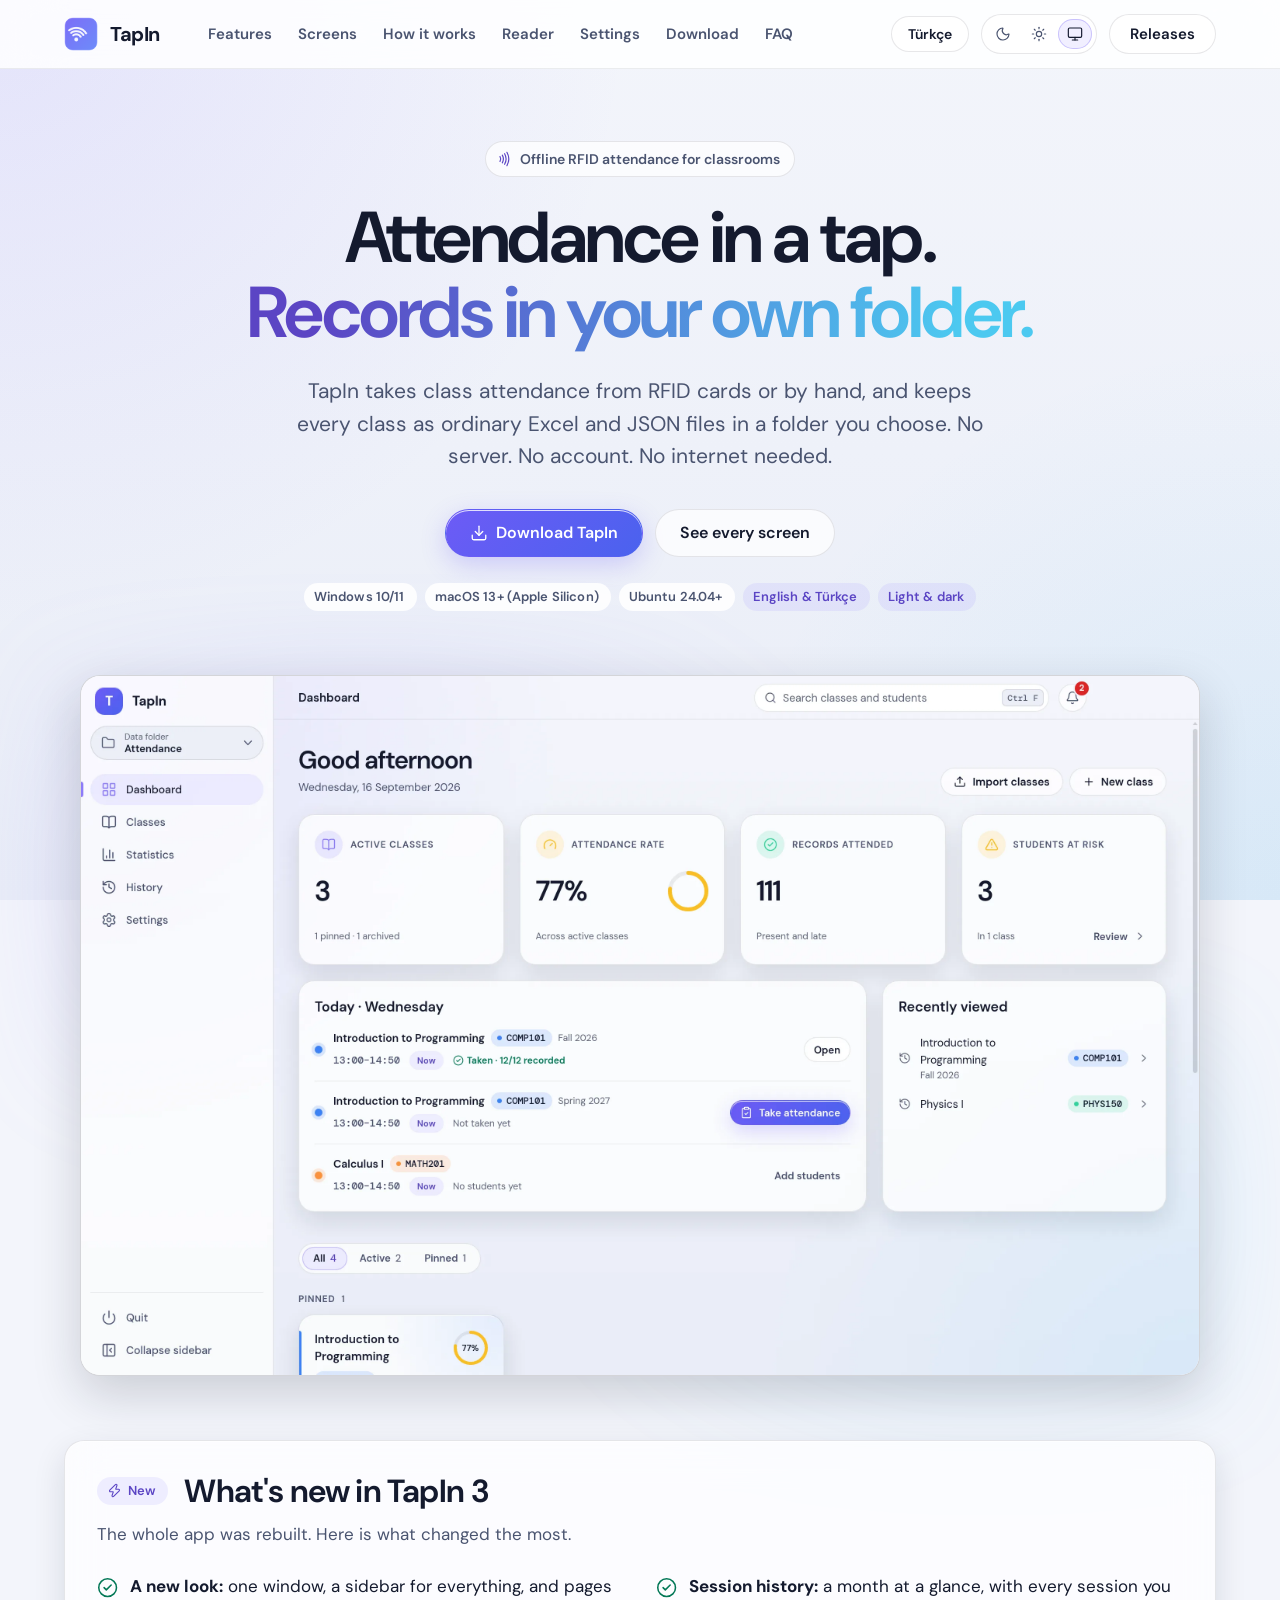
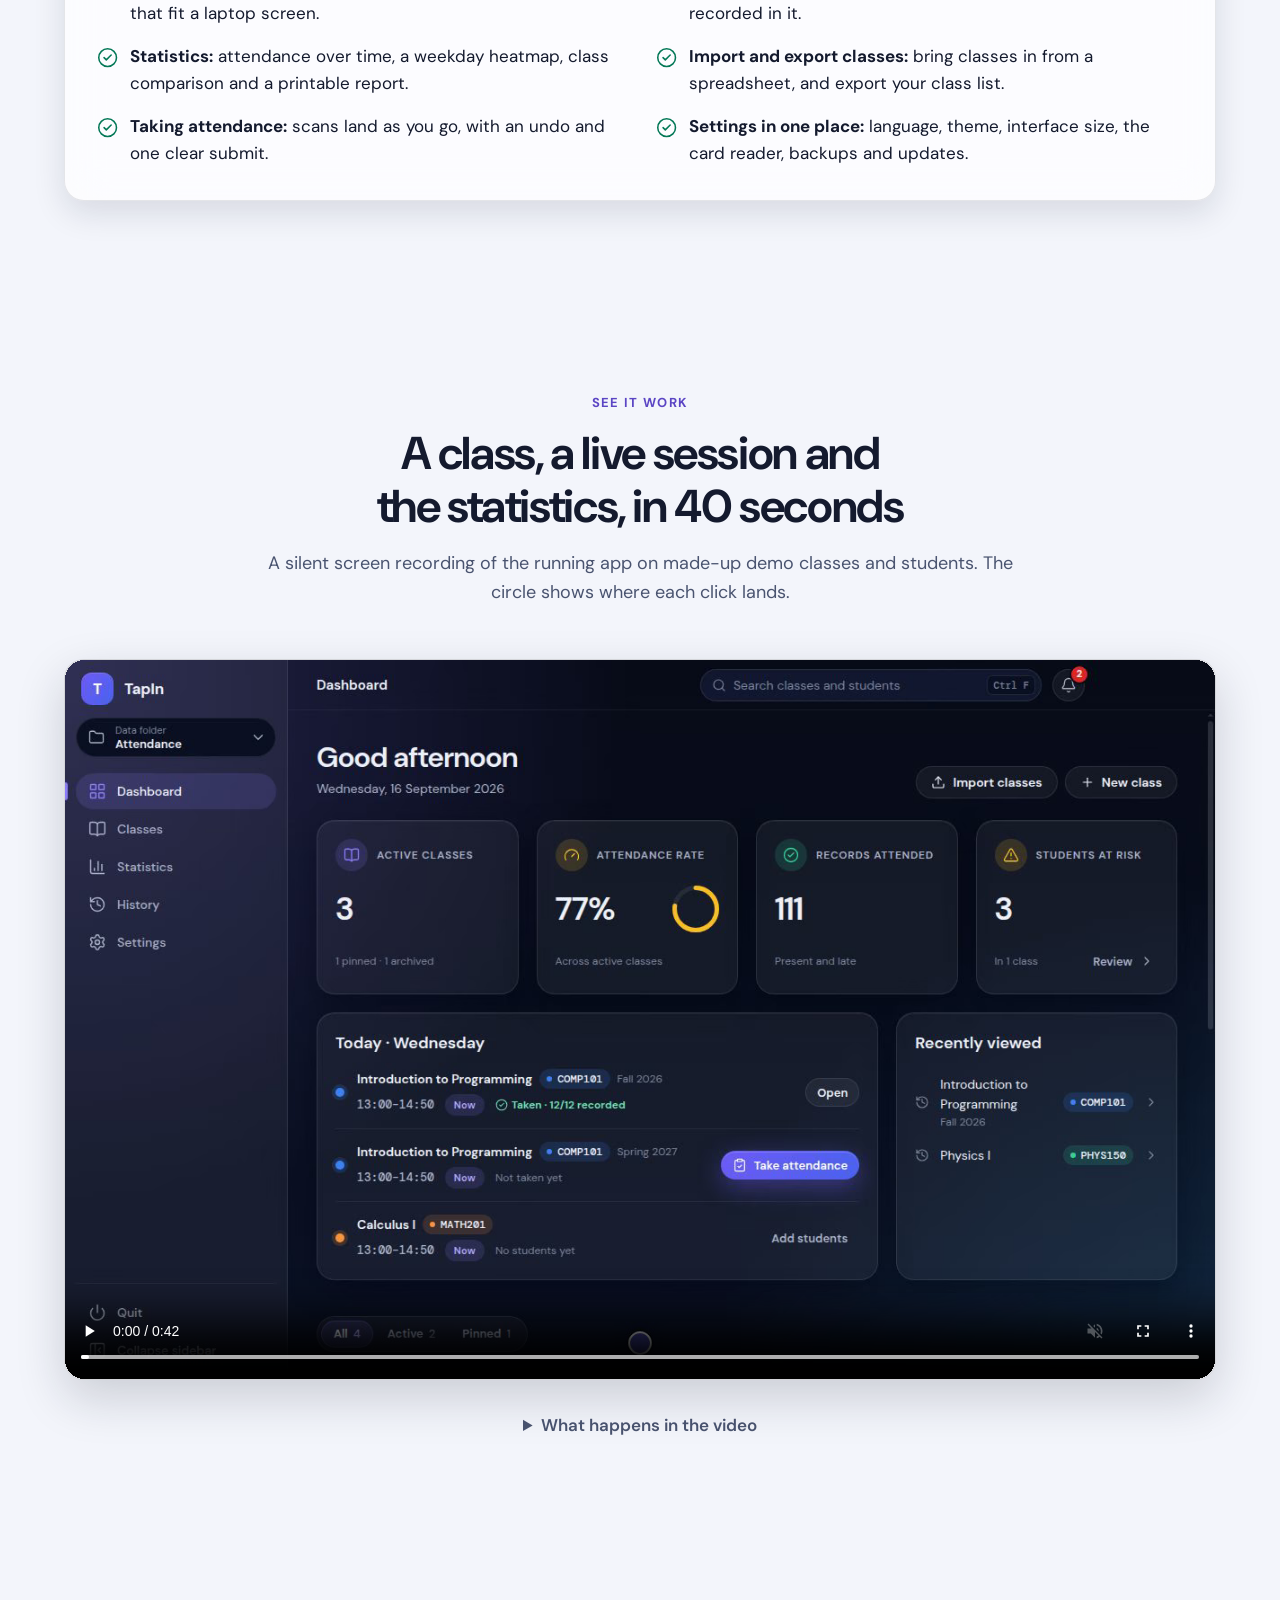
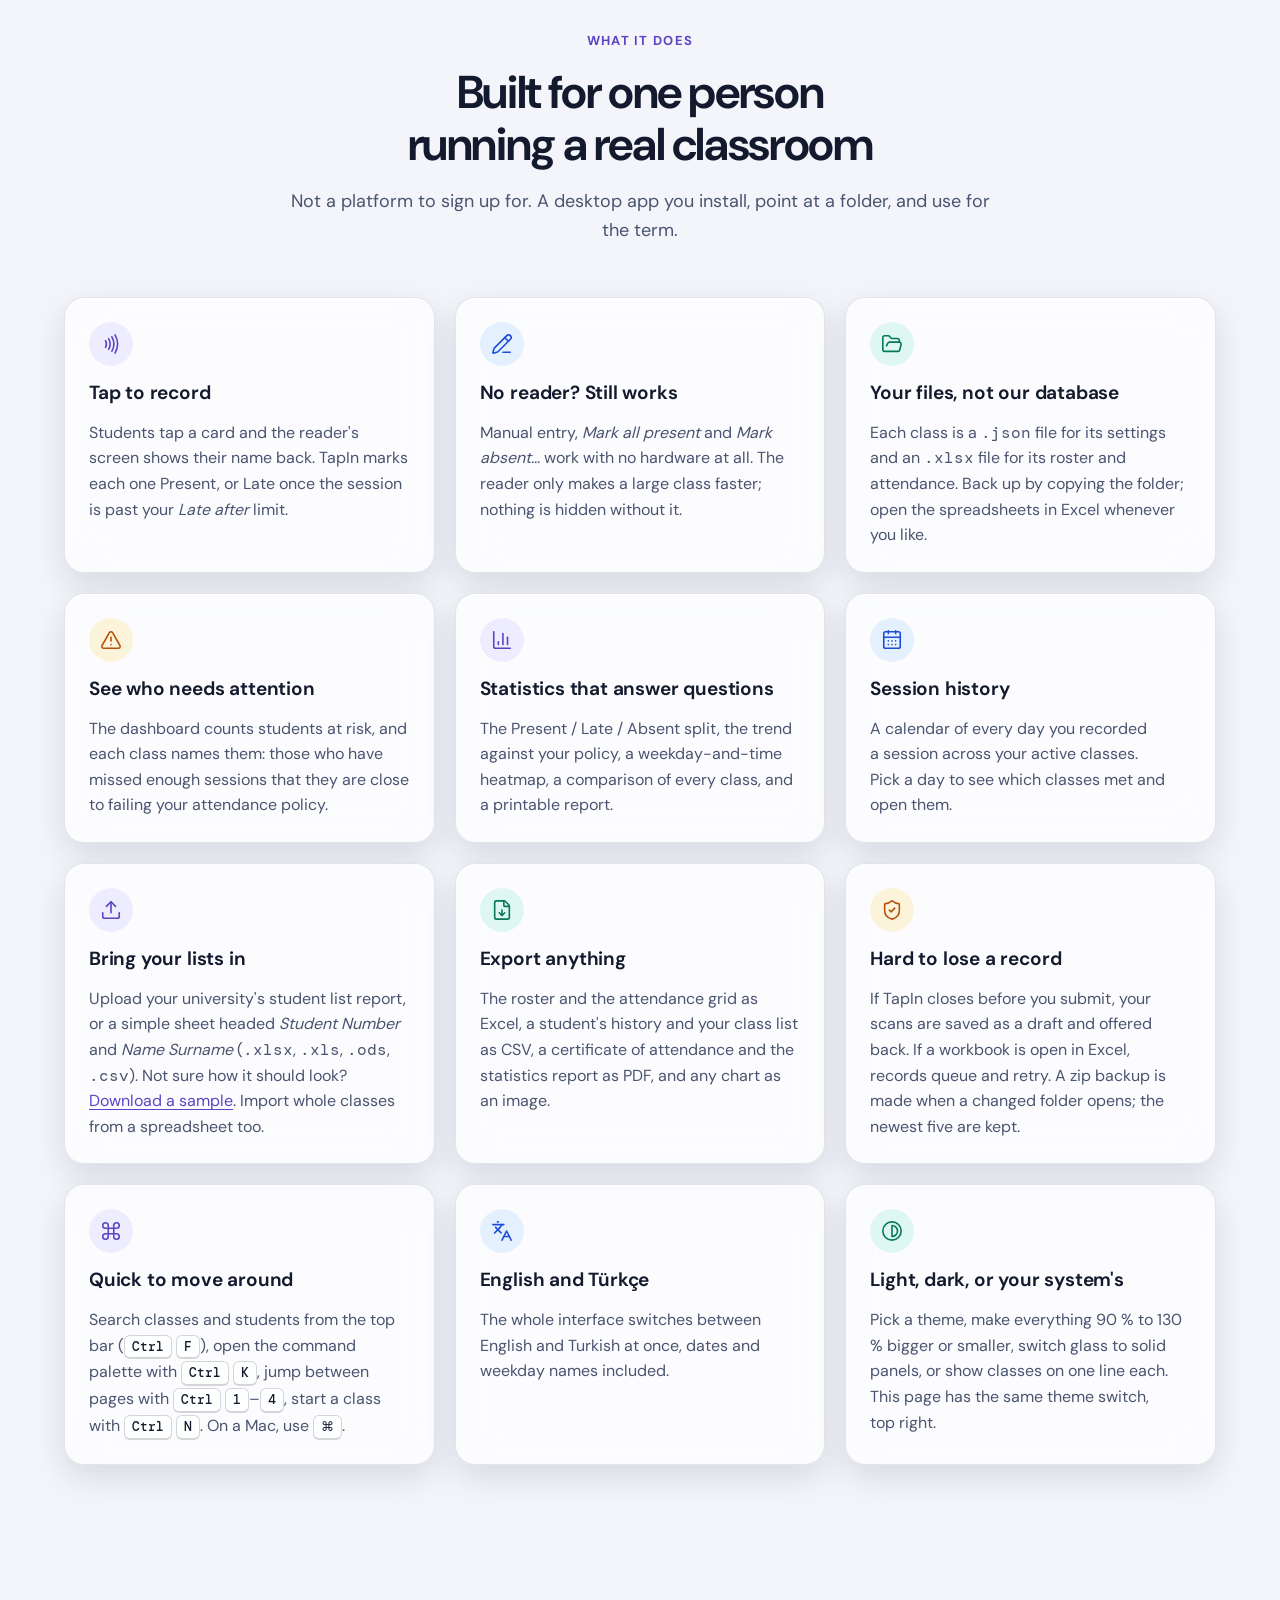
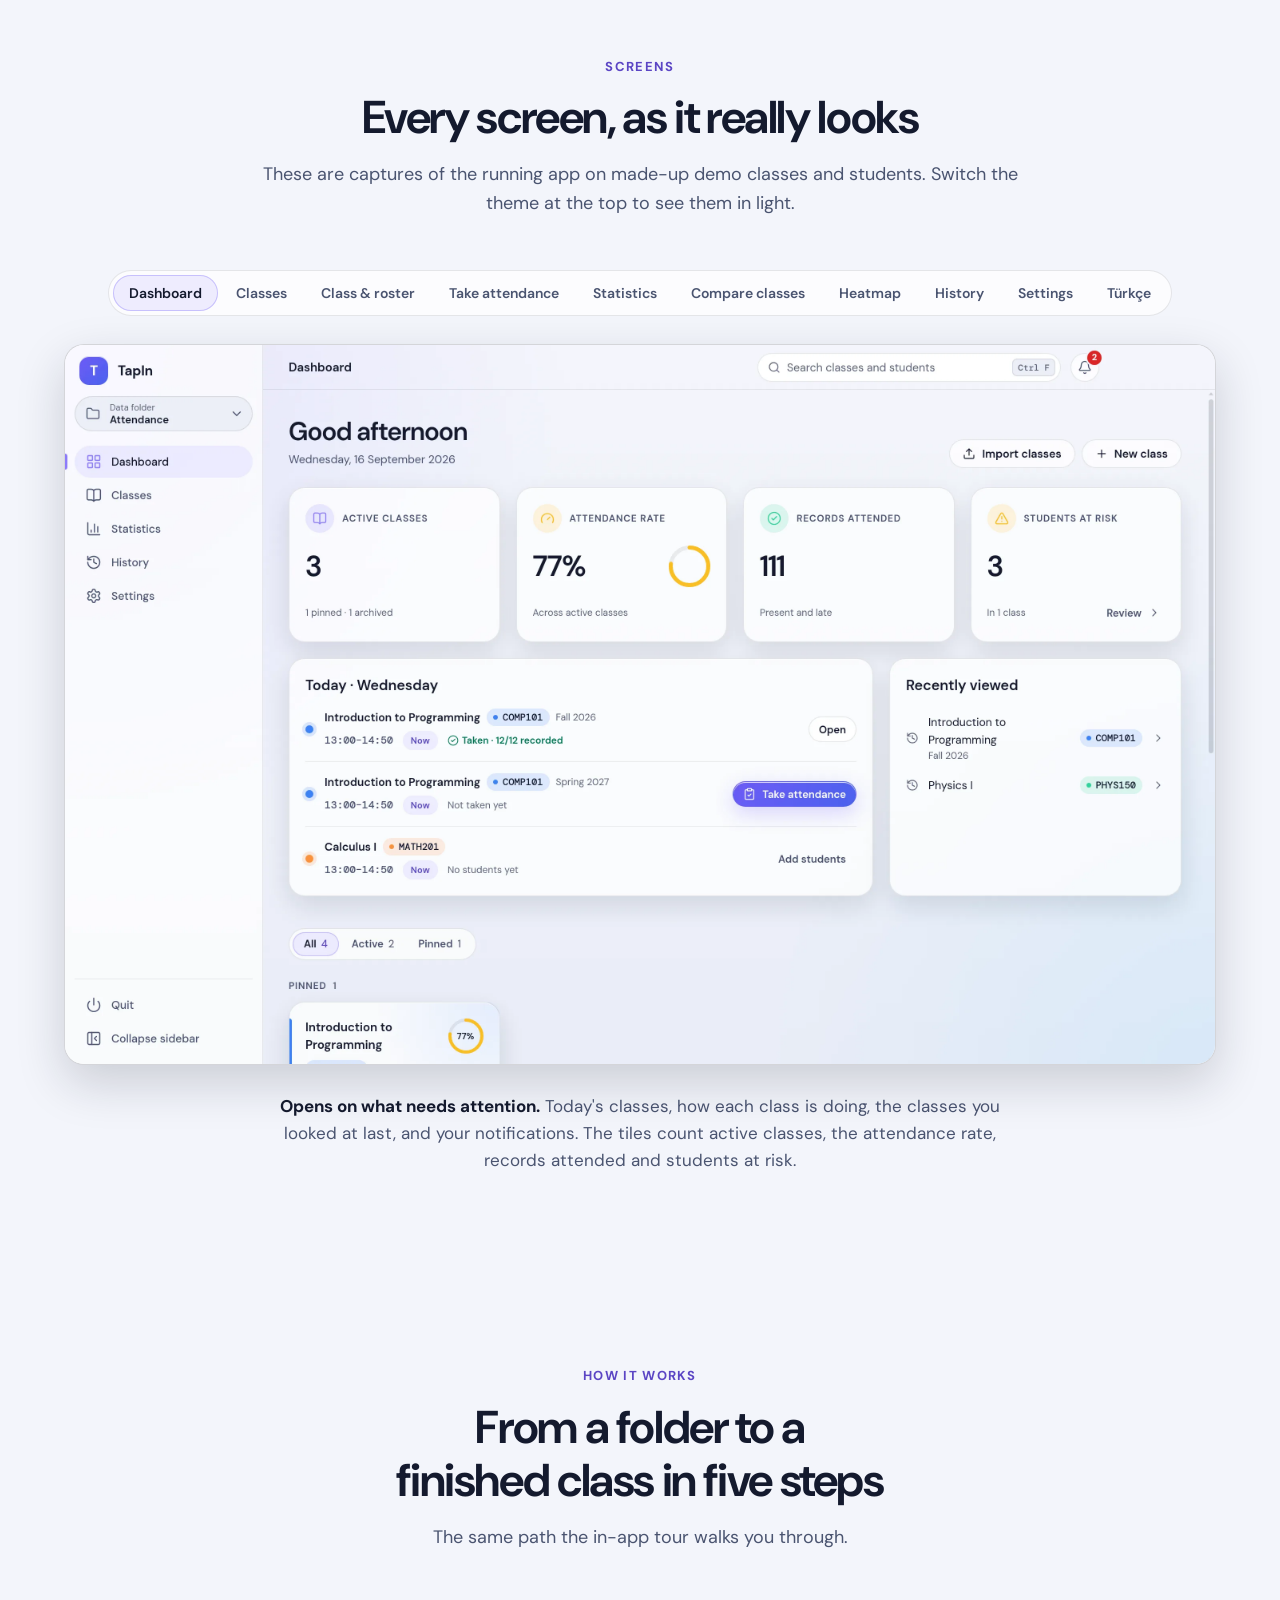
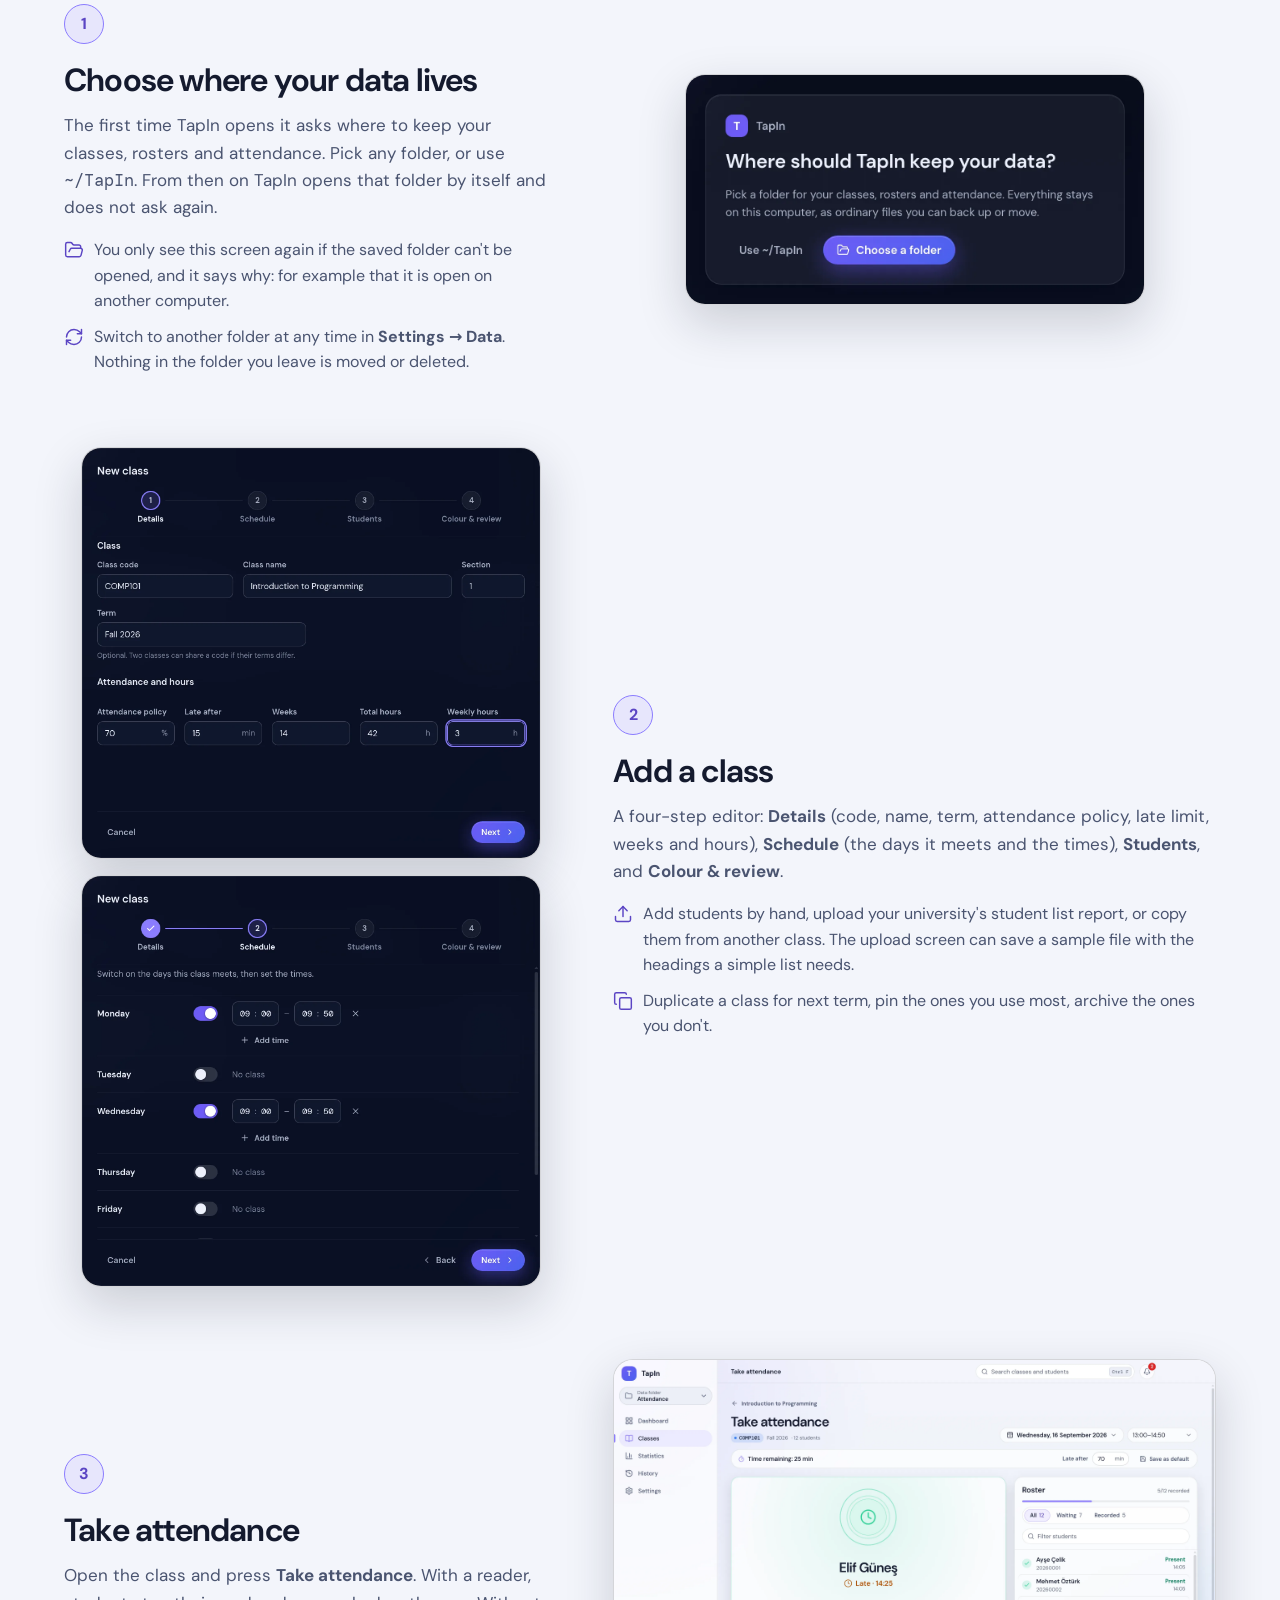
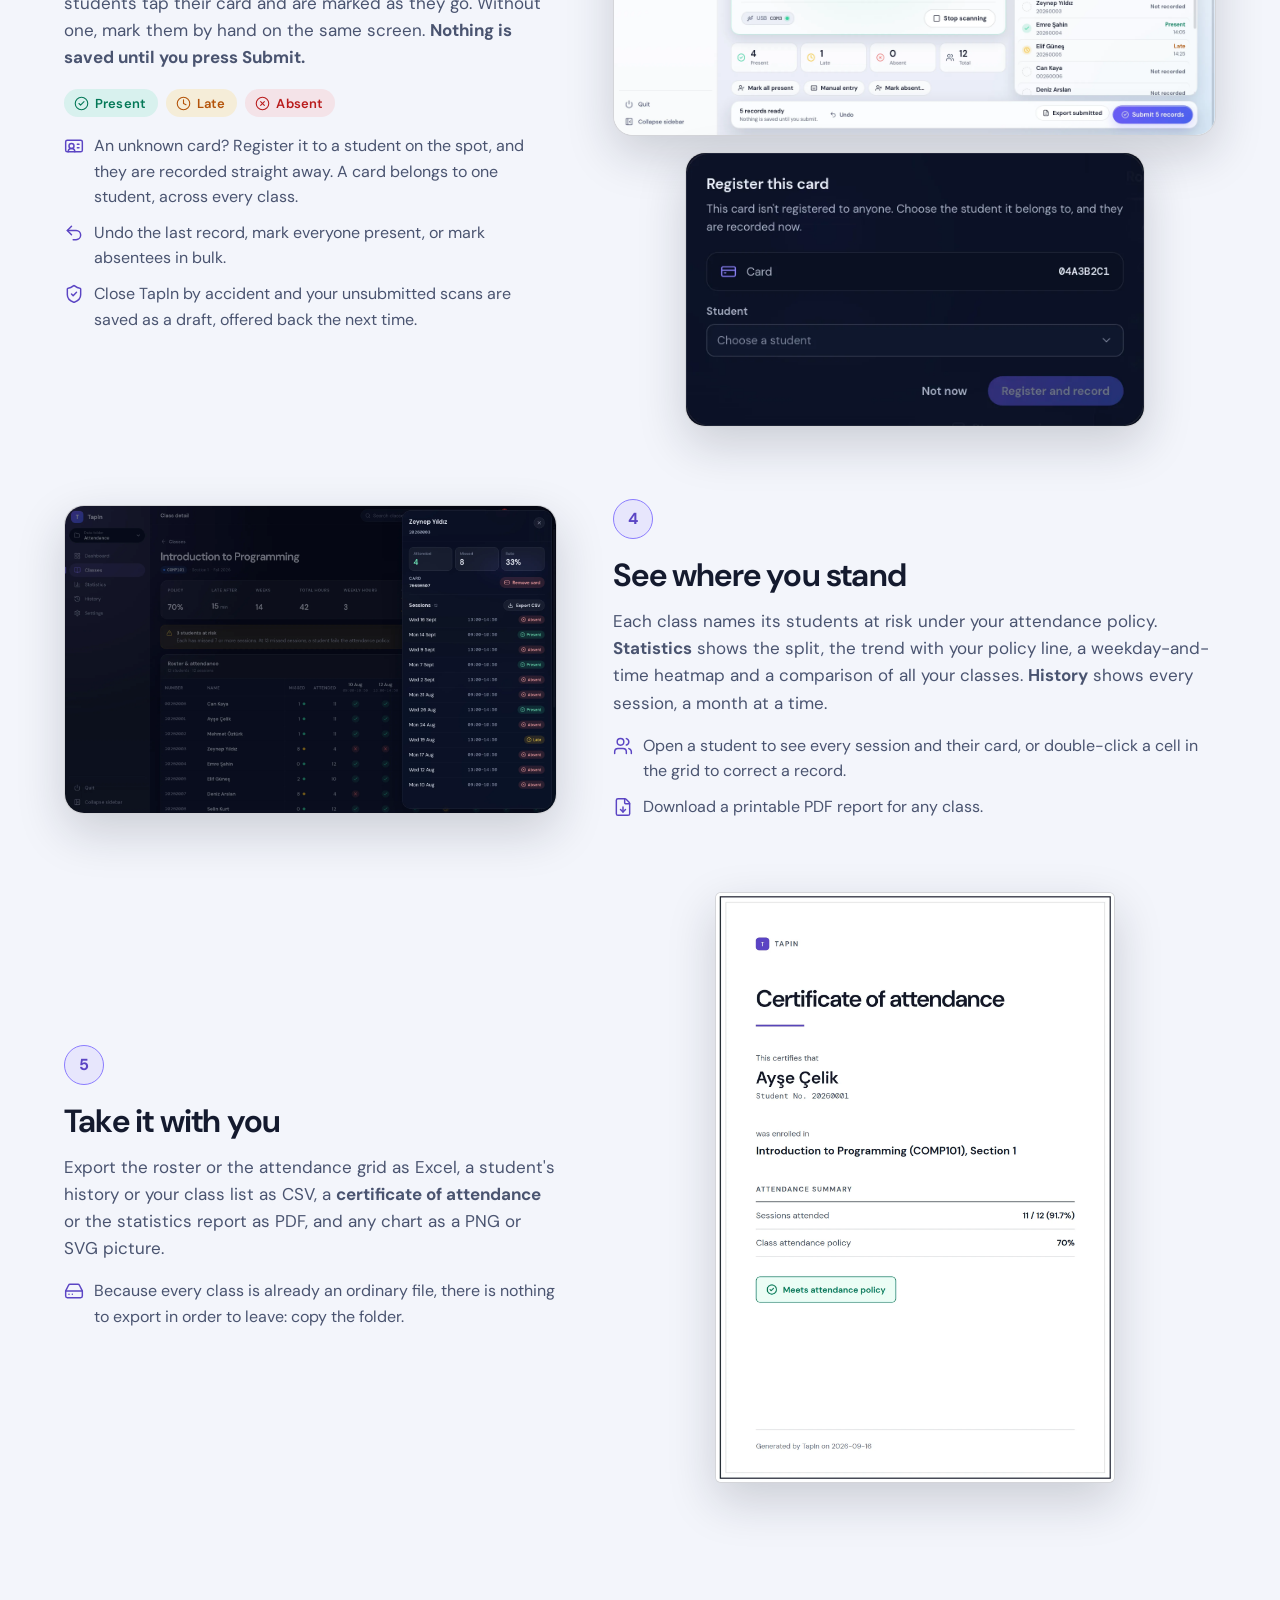
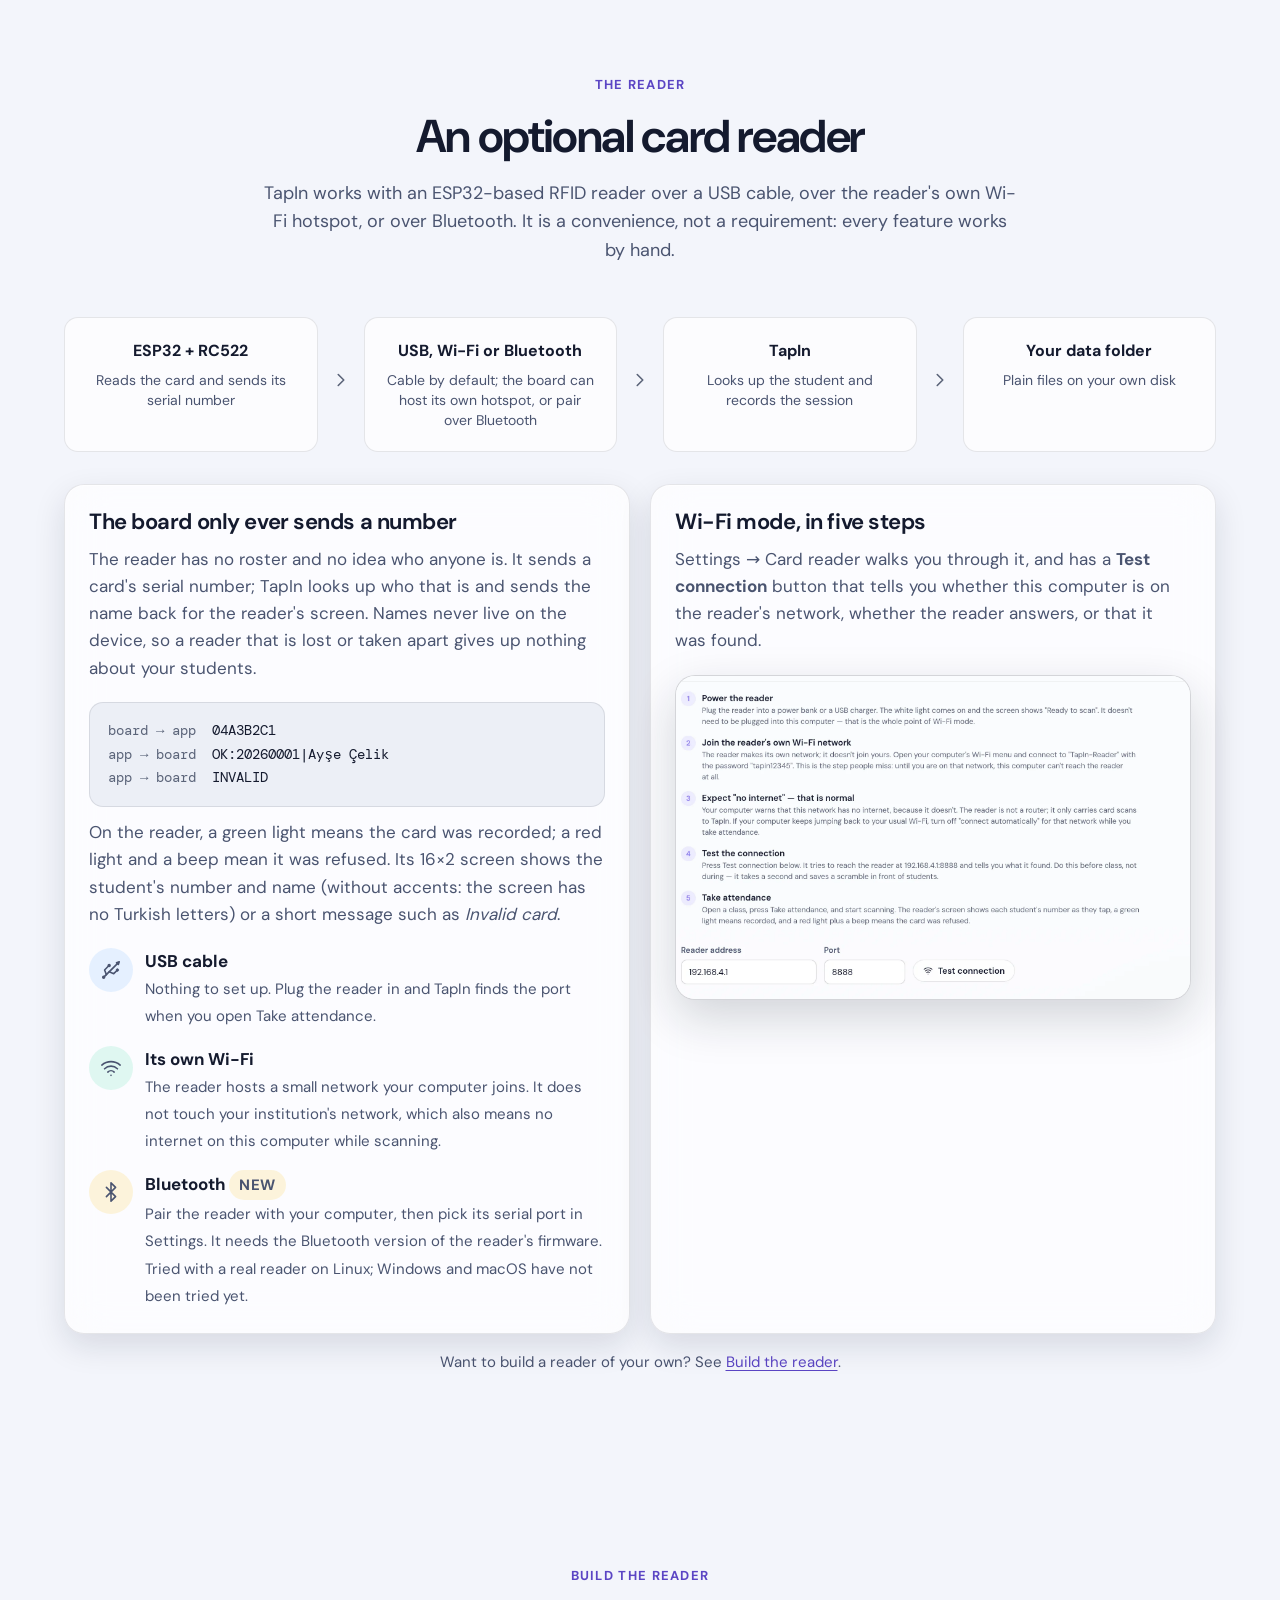
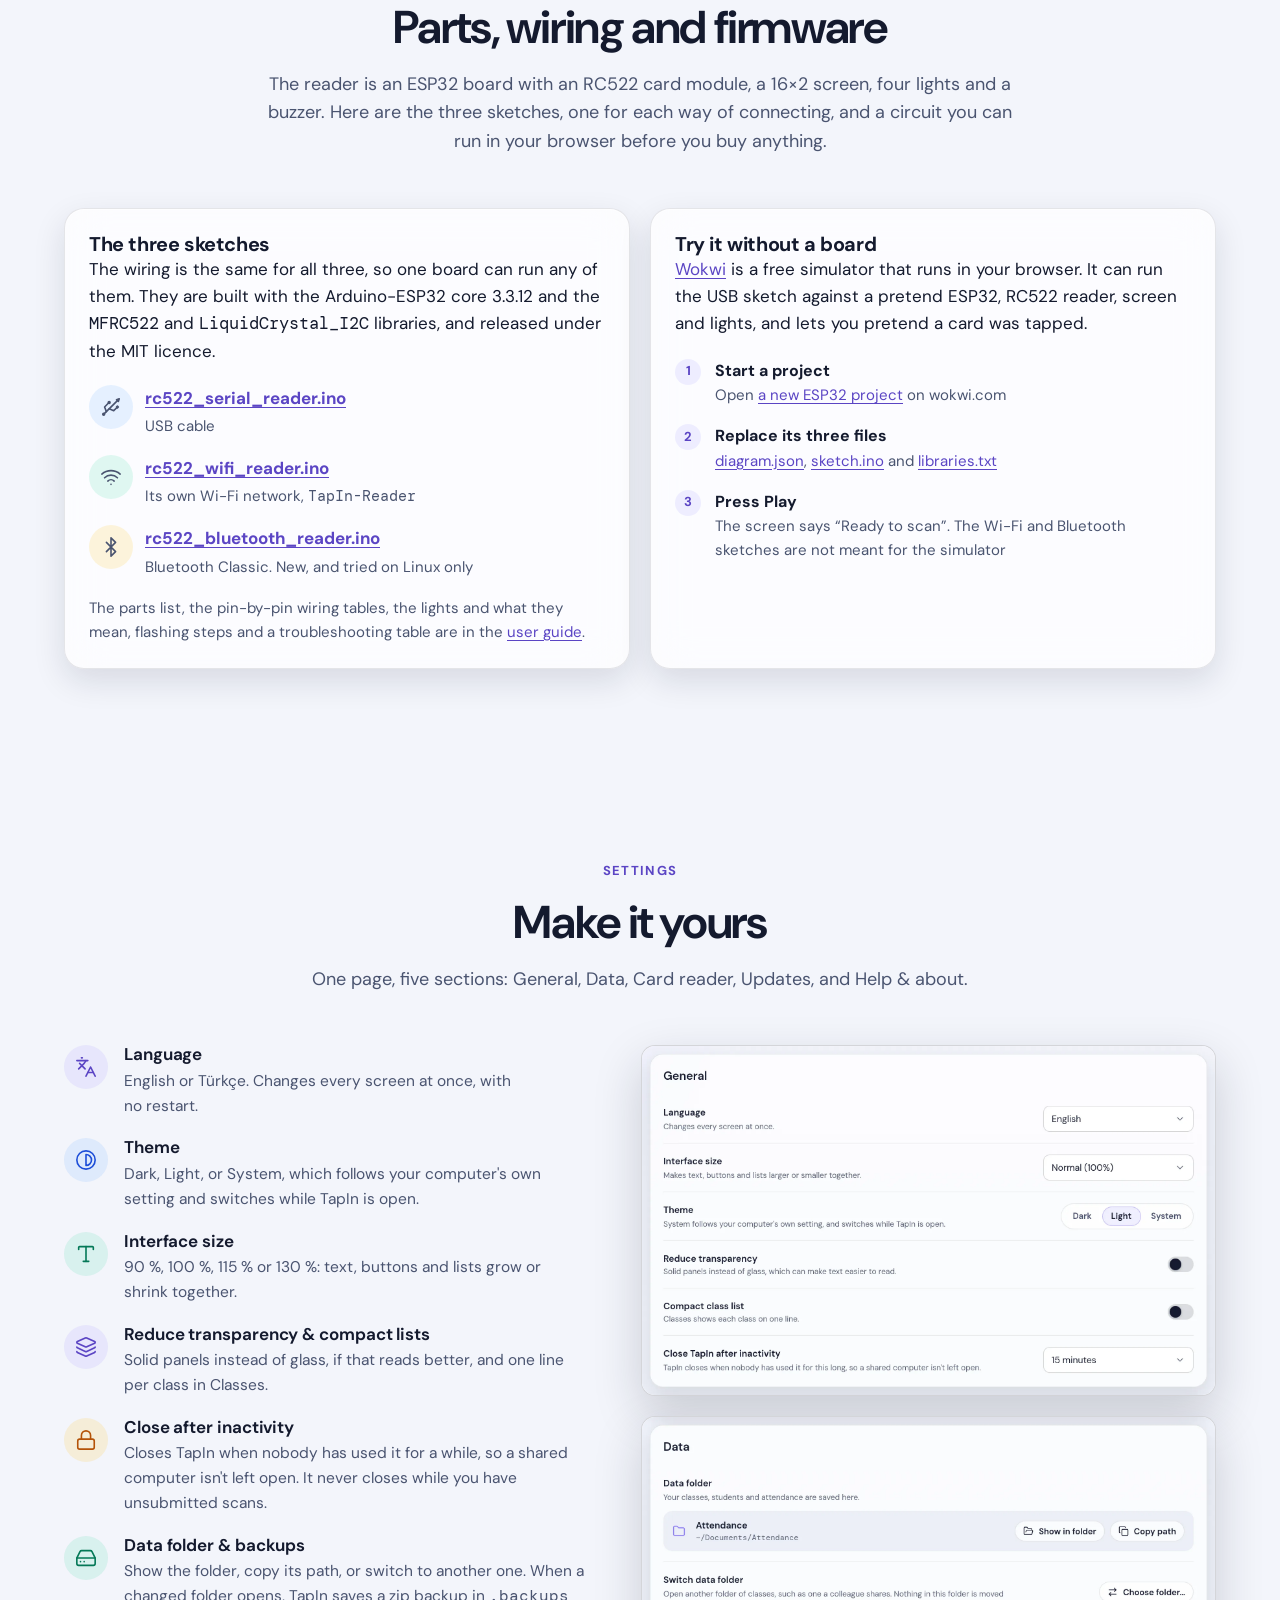
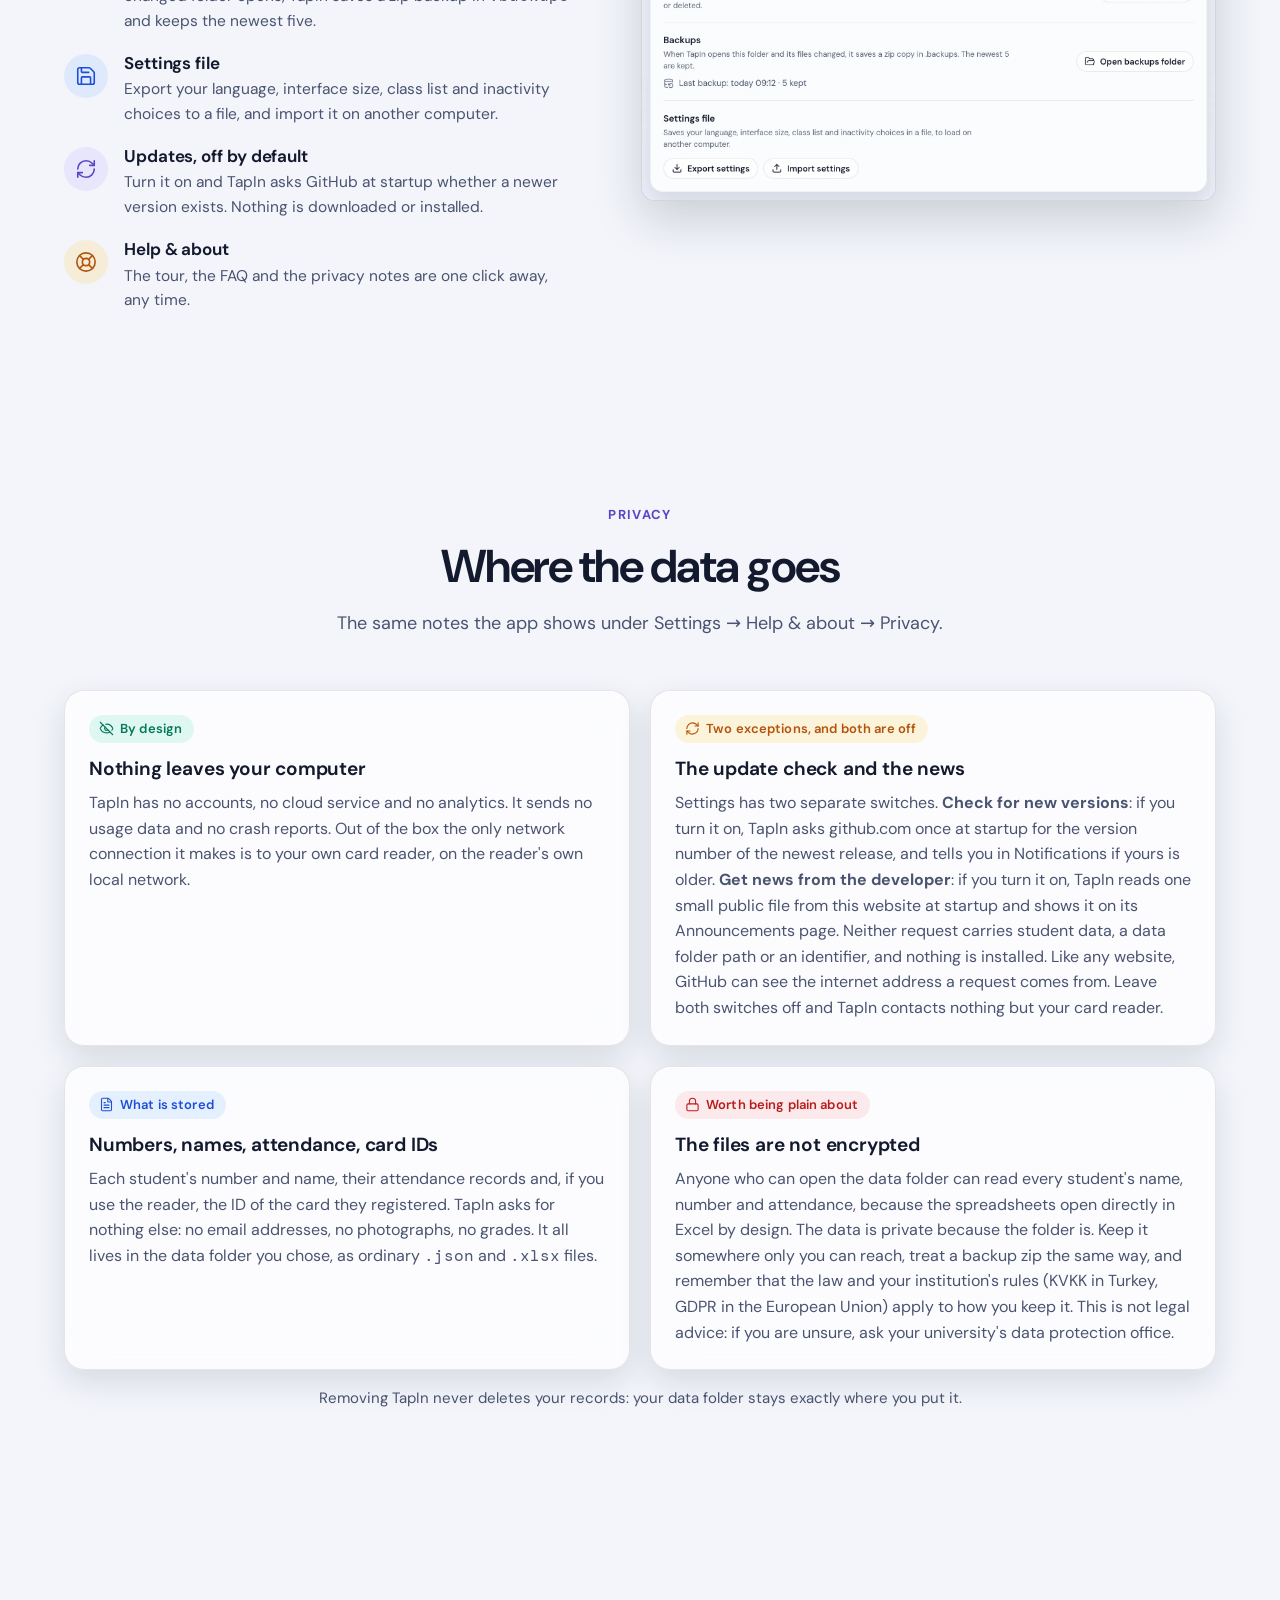
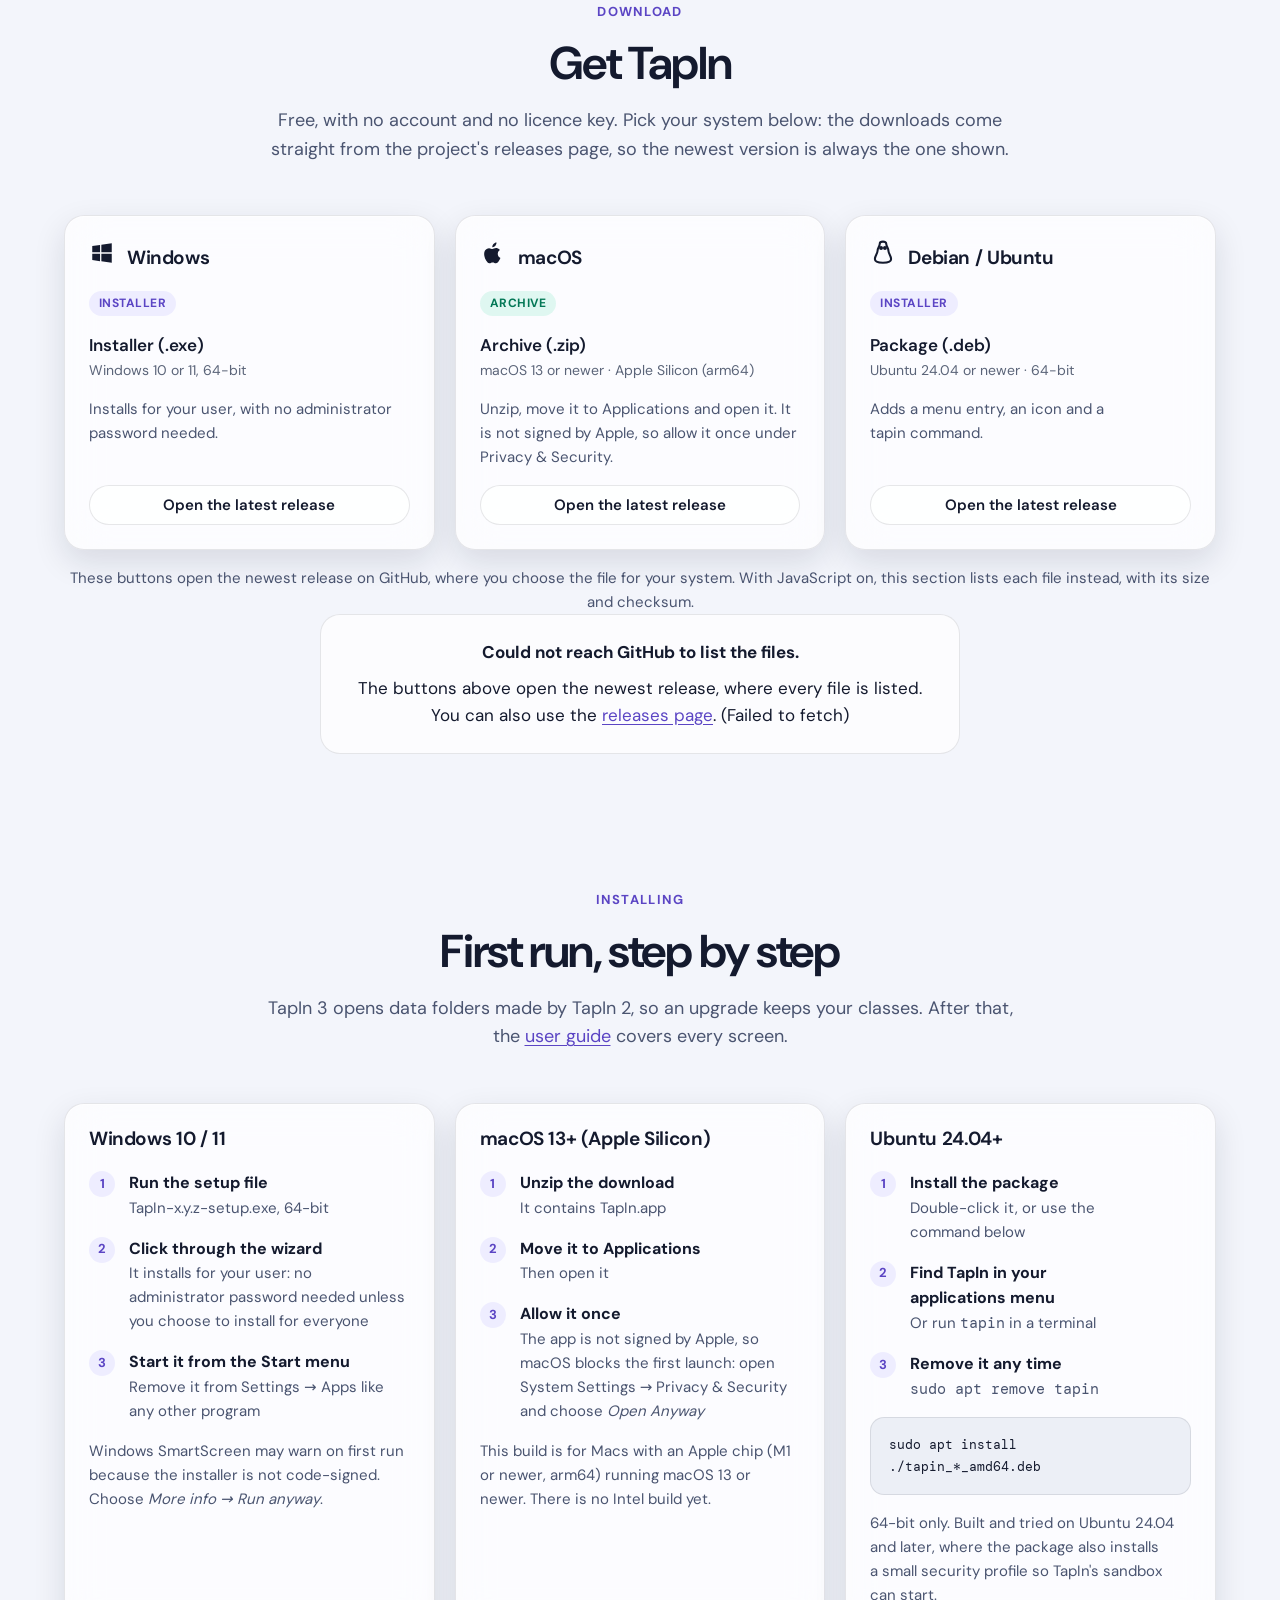
<file: docs/index.html>
<!doctype html>
<html lang="en">
<head>
<meta charset="utf-8">
<meta name="viewport" content="width=device-width, initial-scale=1">
<title>TapIn — Offline RFID attendance for classrooms</title>
<meta name="description" content="TapIn takes class attendance from RFID cards or by hand, and keeps every class as ordinary Excel and JSON files in a folder you choose. No server, no account, no internet needed. Free for Windows, macOS and Debian/Ubuntu.">
<meta name="color-scheme" content="dark light">
<meta name="theme-color" content="#070b18" media="(prefers-color-scheme: dark)">
<meta name="theme-color" content="#f3f5fb" media="(prefers-color-scheme: light)">
<link rel="icon" type="image/png" sizes="32x32" href="images/favicon-32.png">
<link rel="apple-touch-icon" href="images/apple-touch-icon.png">
<link rel="alternate" hreflang="en" href="https://imndllnuri.github.io/students-attendance-app/">
<link rel="alternate" hreflang="tr" href="https://imndllnuri.github.io/students-attendance-app/tr/">
<link rel="alternate" hreflang="x-default" href="https://imndllnuri.github.io/students-attendance-app/">
<link rel="canonical" href="https://imndllnuri.github.io/students-attendance-app/">

<meta property="og:title" content="TapIn — Offline RFID attendance for classrooms">
<meta property="og:description" content="Take attendance from RFID cards in seconds. Everything stays in a folder on your own computer.">
<meta property="og:type" content="website">
<!-- Absolute, and a PNG: a relative path gives link scrapers nothing to fetch, and some do not show WebP. -->
<meta property="og:url" content="https://imndllnuri.github.io/students-attendance-app/">
<meta property="og:image" content="https://imndllnuri.github.io/students-attendance-app/images/og.png">
<meta property="og:image:width" content="1200">
<meta property="og:image:height" content="630">
<meta name="twitter:card" content="summary_large_image">

<!-- Before first paint: the visitor's saved theme choice, so a light page never flashes dark. -->
<script>
(function () {
  try {
    var t = localStorage.getItem("tapin-site-theme");
    if (t === "light" || t === "dark") document.documentElement.setAttribute("data-theme", t);
  } catch (e) {}
  document.documentElement.classList.add("js");
})();
</script>
<link rel="preload" href="fonts/dm-sans-latin-opsz-normal.woff2" as="font" type="font/woff2" crossorigin>
<link rel="stylesheet" href="styles.css">
</head>
<body>
<svg width="0" height="0" style="position:absolute" aria-hidden="true" focusable="false"><defs><symbol id="i-bluetooth" viewBox="0 0 24 24"><path d="m7 7 10 10-5 5V2l5 5L7 17"/></symbol><symbol id="i-calendar-days" viewBox="0 0 24 24"><path d="M8 2v3"/><path d="M16 2v3"/><rect x="3" y="3" width="18" height="18" rx="2"/><path d="M3 9h18"/><path d="M8 13h.01"/><path d="M12 13h.01"/><path d="M16 13h.01"/><path d="M8 17h.01"/><path d="M12 17h.01"/><path d="M16 17h.01"/></symbol><symbol id="i-chart-column" viewBox="0 0 24 24"><path d="M3 3v16a2 2 0 0 0 2 2h16"/><path d="M18 17V9"/><path d="M13 17V5"/><path d="M8 17v-3"/></symbol><symbol id="i-chevron-down" viewBox="0 0 24 24"><path d="m6 9 6 6 6-6"/></symbol><symbol id="i-chevron-right" viewBox="0 0 24 24"><path d="m9 18 6-6-6-6"/></symbol><symbol id="i-circle-check" viewBox="0 0 24 24"><circle cx="12" cy="12" r="10"/><path d="m16 9-5.5 5.5L8 12"/></symbol><symbol id="i-circle-x" viewBox="0 0 24 24"><circle cx="12" cy="12" r="10"/><path d="m15 9-6 6"/><path d="m9 9 6 6"/></symbol><symbol id="i-clock" viewBox="0 0 24 24"><circle cx="12" cy="12" r="10"/><path d="M12 6v6l4 2"/></symbol><symbol id="i-command" viewBox="0 0 24 24"><path d="M15 6v12a3 3 0 1 0 3-3H6a3 3 0 1 0 3 3V6a3 3 0 1 0-3 3h12a3 3 0 1 0-3-3"/></symbol><symbol id="i-contrast" viewBox="0 0 24 24"><circle cx="12" cy="12" r="10"/><path d="M12 18a6 6 0 0 0 0-12v12z"/></symbol><symbol id="i-copy" viewBox="0 0 24 24"><rect width="14" height="14" x="8" y="8" rx="2" ry="2"/><path d="M4 16c-1.1 0-2-.9-2-2V4c0-1.1.9-2 2-2h10c1.1 0 2 .9 2 2"/></symbol><symbol id="i-download" viewBox="0 0 24 24"><path d="M12 15V3"/><path d="M21 15v4a2 2 0 0 1-2 2H5a2 2 0 0 1-2-2v-4"/><path d="m7 10 5 5 5-5"/></symbol><symbol id="i-eye-off" viewBox="0 0 24 24"><path d="M10.733 5.076a10.744 10.744 0 0 1 11.205 6.575 1 1 0 0 1 0 .696 10.747 10.747 0 0 1-1.444 2.49"/><path d="M14.084 14.158a3 3 0 0 1-4.242-4.242"/><path d="M17.479 17.499a10.75 10.75 0 0 1-15.417-5.151 1 1 0 0 1 0-.696 10.75 10.75 0 0 1 4.446-5.143"/><path d="m2 2 20 20"/></symbol><symbol id="i-file-down" viewBox="0 0 24 24"><path d="M6 22a2 2 0 0 1-2-2V4a2 2 0 0 1 2-2h8a2.4 2.4 0 0 1 1.704.706l3.588 3.588A2.4 2.4 0 0 1 20 8v12a2 2 0 0 1-2 2z"/><path d="M14 2v5a1 1 0 0 0 1 1h5"/><path d="M12 18v-6"/><path d="m9 15 3 3 3-3"/></symbol><symbol id="i-file-text" viewBox="0 0 24 24"><path d="M6 22a2 2 0 0 1-2-2V4a2 2 0 0 1 2-2h8a2.4 2.4 0 0 1 1.704.706l3.588 3.588A2.4 2.4 0 0 1 20 8v12a2 2 0 0 1-2 2z"/><path d="M14 2v5a1 1 0 0 0 1 1h5"/><path d="M10 9H8"/><path d="M16 13H8"/><path d="M16 17H8"/></symbol><symbol id="i-folder-open" viewBox="0 0 24 24"><path d="m6 14 1.5-2.9A2 2 0 0 1 9.24 10H20a2 2 0 0 1 1.94 2.5l-1.54 6a2 2 0 0 1-1.95 1.5H4a2 2 0 0 1-2-2V5a2 2 0 0 1 2-2h3.9a2 2 0 0 1 1.69.9l.81 1.2a2 2 0 0 0 1.67.9H18a2 2 0 0 1 2 2v2"/></symbol><symbol id="i-hard-drive" viewBox="0 0 24 24"><path d="M10 16h.01"/><path d="M2.212 11.577a2 2 0 0 0-.212.896V18a2 2 0 0 0 2 2h16a2 2 0 0 0 2-2v-5.527a2 2 0 0 0-.212-.896L18.55 5.11A2 2 0 0 0 16.76 4H7.24a2 2 0 0 0-1.79 1.11z"/><path d="M21.946 12.013H2.054"/><path d="M6 16h.01"/></symbol><symbol id="i-id-card" viewBox="0 0 24 24"><path d="M13 19a4 4 0 00-8 0"/><path d="M16 10h2"/><path d="M16 14h2"/><circle cx="9" cy="12" r="3"/><rect x="2" y="5" width="20" height="14" rx="2"/></symbol><symbol id="i-languages" viewBox="0 0 24 24"><path d="m5 8 6 6"/><path d="m4 14 6-6 2-3"/><path d="M2 5h12"/><path d="M7 2h1"/><path d="m22 22-5-10-5 10"/><path d="M14 18h6"/></symbol><symbol id="i-layers" viewBox="0 0 24 24"><path d="M12.83 2.18a2 2 0 0 0-1.66 0L2.6 6.08a1 1 0 0 0 0 1.83l8.58 3.91a2 2 0 0 0 1.66 0l8.58-3.9a1 1 0 0 0 0-1.83z"/><path d="M2 12a1 1 0 0 0 .58.91l8.6 3.91a2 2 0 0 0 1.65 0l8.58-3.9A1 1 0 0 0 22 12"/><path d="M2 17a1 1 0 0 0 .58.91l8.6 3.91a2 2 0 0 0 1.65 0l8.58-3.9A1 1 0 0 0 22 17"/></symbol><symbol id="i-life-buoy" viewBox="0 0 24 24"><circle cx="12" cy="12" r="10"/><path d="m4.93 4.93 4.24 4.24"/><path d="m14.83 9.17 4.24-4.24"/><path d="m14.83 14.83 4.24 4.24"/><path d="m9.17 14.83-4.24 4.24"/><circle cx="12" cy="12" r="4"/></symbol><symbol id="i-lock" viewBox="0 0 24 24"><rect width="18" height="11" x="3" y="11" rx="2" ry="2"/><path d="M7 11V7a5 5 0 0 1 10 0v4"/></symbol><symbol id="i-menu" viewBox="0 0 24 24"><path d="M4 5h16"/><path d="M4 12h16"/><path d="M4 19h16"/></symbol><symbol id="i-monitor" viewBox="0 0 24 24"><rect width="20" height="14" x="2" y="3" rx="2"/><line x1="8" x2="16" y1="21" y2="21"/><line x1="12" x2="12" y1="17" y2="21"/></symbol><symbol id="i-moon" viewBox="0 0 24 24"><path d="M20.985 12.486a9 9 0 1 1-9.473-9.472c.405-.022.617.46.402.803a6 6 0 0 0 8.268 8.268c.344-.215.825-.004.803.401"/></symbol><symbol id="i-nfc" viewBox="0 0 24 24"><path d="M6 8.32a7.43 7.43 0 0 1 0 7.36"/><path d="M9.46 6.21a11.76 11.76 0 0 1 0 11.58"/><path d="M12.91 4.1a15.91 15.91 0 0 1 .01 15.8"/><path d="M16.37 2a20.16 20.16 0 0 1 0 20"/></symbol><symbol id="i-pencil-line" viewBox="0 0 24 24"><path d="M13 21h8"/><path d="m15 5 4 4"/><path d="M21.174 6.812a1 1 0 0 0-3.986-3.987L3.842 16.174a2 2 0 0 0-.5.83l-1.321 4.352a.5.5 0 0 0 .623.622l4.353-1.32a2 2 0 0 0 .83-.497z"/></symbol><symbol id="i-refresh-cw" viewBox="0 0 24 24"><path d="M3 12a9 9 0 0 1 9-9 9.75 9.75 0 0 1 6.74 2.74L21 8"/><path d="M21 3v5h-5"/><path d="M21 12a9 9 0 0 1-9 9 9.75 9.75 0 0 1-6.74-2.74L3 16"/><path d="M8 16H3v5"/></symbol><symbol id="i-save" viewBox="0 0 24 24"><path d="M15.2 3a2 2 0 0 1 1.4.6l3.8 3.8a2 2 0 0 1 .6 1.4V19a2 2 0 0 1-2 2H5a2 2 0 0 1-2-2V5a2 2 0 0 1 2-2z"/><path d="M17 21v-7a1 1 0 0 0-1-1H8a1 1 0 0 0-1 1v7"/><path d="M7 3v4a1 1 0 0 0 1 1h7"/></symbol><symbol id="i-shield-check" viewBox="0 0 24 24"><path d="M20 13c0 5-3.5 7.5-7.66 8.95a1 1 0 0 1-.67-.01C7.5 20.5 4 18 4 13V6a1 1 0 0 1 1-1c2 0 4.5-1.2 6.24-2.72a1.17 1.17 0 0 1 1.52 0C14.51 3.81 17 5 19 5a1 1 0 0 1 1 1z"/><path d="m9 12 2 2 4-4"/></symbol><symbol id="i-sun" viewBox="0 0 24 24"><circle cx="12" cy="12" r="4"/><path d="M12 2v2"/><path d="M12 20v2"/><path d="m4.93 4.93 1.41 1.41"/><path d="m17.66 17.66 1.41 1.41"/><path d="M2 12h2"/><path d="M20 12h2"/><path d="m6.34 17.66-1.41 1.41"/><path d="m19.07 4.93-1.41 1.41"/></symbol><symbol id="i-triangle-alert" viewBox="0 0 24 24"><path d="m21.73 18-8-14a2 2 0 0 0-3.48 0l-8 14A2 2 0 0 0 4 21h16a2 2 0 0 0 1.73-3"/><path d="M12 9v4"/><path d="M12 17h.01"/></symbol><symbol id="i-type" viewBox="0 0 24 24"><path d="M12 4v16"/><path d="M4 7V5a1 1 0 0 1 1-1h14a1 1 0 0 1 1 1v2"/><path d="M9 20h6"/></symbol><symbol id="i-undo-2" viewBox="0 0 24 24"><path d="M9 14 4 9l5-5"/><path d="M4 9h10.5a5.5 5.5 0 0 1 5.5 5.5a5.5 5.5 0 0 1-5.5 5.5H11"/></symbol><symbol id="i-upload" viewBox="0 0 24 24"><path d="M12 3v12"/><path d="m17 8-5-5-5 5"/><path d="M21 15v4a2 2 0 0 1-2 2H5a2 2 0 0 1-2-2v-4"/></symbol><symbol id="i-usb" viewBox="0 0 24 24"><circle cx="10" cy="7" r="1"/><circle cx="4" cy="20" r="1"/><path d="M4.7 19.3 19 5"/><path d="m21 3-3 1 2 2Z"/><path d="M9.26 7.68 5 12l2 5"/><path d="m10 14 5 2 3.5-3.5"/><path d="m18 12 1-1 1 1-1 1Z"/></symbol><symbol id="i-users" viewBox="0 0 24 24"><path d="M16 21v-2a4 4 0 0 0-4-4H6a4 4 0 0 0-4 4v2"/><path d="M16 3.128a4 4 0 0 1 0 7.744"/><path d="M22 21v-2a4 4 0 0 0-3-3.87"/><circle cx="9" cy="7" r="4"/></symbol><symbol id="i-wifi" viewBox="0 0 24 24"><path d="M12 20h.01"/><path d="M2 8.82a15 15 0 0 1 20 0"/><path d="M5 12.859a10 10 0 0 1 14 0"/><path d="M8.5 16.429a5 5 0 0 1 7 0"/></symbol><symbol id="i-zap" viewBox="0 0 24 24"><path d="M15.914 4a1.5 1.5 0 00-2.474-1.561l-9 9A1.5 1.5 0 005.5 14h4.002a.5.5 0 01.471.666L8.086 20a1.5 1.5 0 002.475 1.56l9-9A1.5 1.5 0 0018.5 10h-3.997a.5.5 0 01-.472-.667z"/></symbol></defs></svg>
<a class="skip-link" href="#main">Skip to the content</a>

<header class="site-header">
  <div class="shell header-inner">
    <a class="brand" href="#top"><img src="images/app-icon-96.png" width="34" height="34" alt="">TapIn</a>
    <nav class="nav-links" id="nav-links" aria-label="Sections">
      <a href="#features">Features</a>
      <a href="#screens">Screens</a>
      <a href="#how">How it works</a>
      <a href="#reader">Reader</a>
      <a href="#settings">Settings</a>
      <a href="#download">Download</a>
      <a href="#faq">FAQ</a>
    </nav>
    <div class="header-tools">
      <a class="lang-link" href="tr/" hreflang="tr" lang="tr" title="Türkçe">Türkçe</a>
      <div class="segmented theme-switch" role="radiogroup" aria-label="Theme" id="theme-switch" hidden>
        <button type="button" class="segment" role="radio" aria-checked="false" data-theme-choice="dark" aria-label="Dark" title="Dark"><svg class="i" aria-hidden="true" focusable="false"><use href="#i-moon"/></svg></button>
        <button type="button" class="segment" role="radio" aria-checked="false" data-theme-choice="light" aria-label="Light" title="Light"><svg class="i" aria-hidden="true" focusable="false"><use href="#i-sun"/></svg></button>
        <button type="button" class="segment" role="radio" aria-checked="true" data-theme-choice="system" aria-label="System" title="System"><svg class="i" aria-hidden="true" focusable="false"><use href="#i-monitor"/></svg></button>
      </div>
      <a class="btn btn-secondary gh-link" href="https://github.com/imndllnuri/students-attendance-app/releases">Releases</a>
      <button type="button" class="nav-toggle" id="nav-toggle" aria-expanded="false" aria-controls="nav-links" aria-label="Menu"><svg class="i" aria-hidden="true" focusable="false"><use href="#i-menu"/></svg></button>
    </div>
  </div>
</header>

<main id="main">

<!-- ------------------------------------------------------------------ -->
<header class="hero shell" id="top">
  <p class="eyebrow"><svg class="i" aria-hidden="true" focusable="false"><use href="#i-nfc"/></svg> Offline RFID attendance for classrooms</p>
  <h1>Attendance in a tap. <span class="grad">Records in your own folder.</span></h1>
  <p class="lede">
    TapIn takes class attendance from RFID cards or by hand, and keeps every class as ordinary
    Excel and JSON files in a folder you choose. No server. No account. No internet needed.
  </p>
  <div class="cta-row">
    <a class="btn btn-primary btn-lg" href="#download"><svg class="i" aria-hidden="true" focusable="false"><use href="#i-download"/></svg> Download TapIn</a>
    <a class="btn btn-secondary btn-lg" href="#screens">See every screen</a>
  </div>
  <div class="chip-row" aria-label="Where it runs">
    <span class="pill">Windows 10/11</span>
    <span class="pill">macOS 13+ (Apple Silicon)</span>
    <span class="pill">Ubuntu 24.04+</span>
    <span class="pill pill-accent">English &amp; Türkçe</span>
    <span class="pill pill-accent">Light &amp; dark</span>
  </div>
  <div class="hero-shot">
    <div class="window">
      <img class="shot-dark" src="images/dashboard-dark.webp" width="1440" height="900" loading="lazy" decoding="async" alt="The TapIn dashboard: counts of active classes, the attendance rate, records attended and students at risk; today's classes with a Take attendance button; and recently viewed classes."><img class="shot-light" src="images/dashboard-light.webp" width="1440" height="900" loading="lazy" decoding="async" alt="The TapIn dashboard: counts of active classes, the attendance rate, records attended and students at risk; today's classes with a Take attendance button; and recently viewed classes.">
    </div>
  </div>
</header>

<!-- ------------------------------------------------------------------ -->
<section class="block tight shell" aria-labelledby="new-title">
  <div class="card whatsnew">
    <div class="whatsnew-head">
      <span class="pill pill-accent"><svg class="i" aria-hidden="true" focusable="false"><use href="#i-zap"/></svg> New</span>
      <h2 id="new-title">What's new in TapIn 3</h2>
      <p>The whole app was rebuilt. Here is what changed the most.</p>
    </div>
    <ul class="whatsnew-list">
      <li><svg class="i" aria-hidden="true" focusable="false"><use href="#i-circle-check"/></svg><span><strong>A new look:</strong> one window, a sidebar for everything, and pages that fit a laptop screen.</span></li>
      <li><svg class="i" aria-hidden="true" focusable="false"><use href="#i-circle-check"/></svg><span><strong>Session history:</strong> a month at a glance, with every session you recorded in it.</span></li>
      <li><svg class="i" aria-hidden="true" focusable="false"><use href="#i-circle-check"/></svg><span><strong>Statistics:</strong> attendance over time, a weekday heatmap, class comparison and a printable report.</span></li>
      <li><svg class="i" aria-hidden="true" focusable="false"><use href="#i-circle-check"/></svg><span><strong>Import and export classes:</strong> bring classes in from a spreadsheet, and export your class list.</span></li>
      <li><svg class="i" aria-hidden="true" focusable="false"><use href="#i-circle-check"/></svg><span><strong>Taking attendance:</strong> scans land as you go, with an undo and one clear submit.</span></li>
      <li><svg class="i" aria-hidden="true" focusable="false"><use href="#i-circle-check"/></svg><span><strong>Settings in one place:</strong> language, theme, interface size, the card reader, backups and updates.</span></li>
    </ul>
  </div>
</section>

<!-- ------------------------------------------------------------------ -->
<section class="block shell" id="demo" aria-labelledby="demo-title">
  <div class="section-head">
    <span class="kicker">See it work</span>
    <h2 id="demo-title">A class, a live session and the statistics, in 40 seconds</h2>
    <p>A silent screen recording of the running app on made-up demo classes and students. The circle shows where each click lands.</p>
  </div>
  <div class="window">
    <video class="demo-video" controls muted loop playsinline preload="none" poster="media/demo-en-poster.webp" width="1280" height="800" aria-describedby="demo-notes">
      <source src="media/demo-en.webm" type="video/webm">
      <source src="media/demo-en.mp4" type="video/mp4">
      <p>Your browser cannot play this video. <a href="media/demo-en.mp4">Download it (MP4, under 1 MB)</a>.</p>
    </video>
  </div>
  <details class="dl-older" id="demo-notes">
    <summary>What happens in the video</summary>
    <ol>
      <li>The dashboard opens on what needs attention: today's classes and the students at risk.</li>
      <li>Classes lists every class. One click opens Introduction to Programming, with a row for each student and a column for each session.</li>
      <li>Take attendance: set how late is late, press Start scanning, and five students tap their cards. The reader's screen would name each one; here the roster fills as they come. The last one is marked Late. Submit saves all five records.</li>
      <li>Statistics: the heatmap of a class by weekday and time, then every class side by side.</li>
      <li>Settings: the theme changes from dark to light, and the whole interface follows.</li>
    </ol>
  </details>
</section>

<!-- ------------------------------------------------------------------ -->
<section class="block shell" id="features">
  <div class="section-head">
    <span class="kicker">What it does</span>
    <h2>Built for one person running a real classroom</h2>
    <p>Not a platform to sign up for. A desktop app you install, point at a folder, and use for the term.</p>
  </div>

  <div class="grid grid-3">
    <article class="card feature">
      <span class="icon-tile"><svg class="i" aria-hidden="true" focusable="false"><use href="#i-nfc"/></svg></span>
      <h3>Tap to record</h3>
      <p>Students tap a card and the reader's screen shows their name back. TapIn marks each one Present, or Late once the session is past your <em>Late after</em> limit.</p>
    </article>
    <article class="card feature">
      <span class="icon-tile tone-info"><svg class="i" aria-hidden="true" focusable="false"><use href="#i-pencil-line"/></svg></span>
      <h3>No reader? Still works</h3>
      <p>Manual entry, <em>Mark all present</em> and <em>Mark absent…</em> work with no hardware at all. The reader only makes a large class faster; nothing is hidden without it.</p>
    </article>
    <article class="card feature">
      <span class="icon-tile tone-ok"><svg class="i" aria-hidden="true" focusable="false"><use href="#i-folder-open"/></svg></span>
      <h3>Your files, not our database</h3>
      <p>Each class is a <span class="mono">.json</span> file for its settings and an <span class="mono">.xlsx</span> file for its roster and attendance. Back up by copying the folder; open the spreadsheets in Excel whenever you like.</p>
    </article>
    <article class="card feature">
      <span class="icon-tile tone-late"><svg class="i" aria-hidden="true" focusable="false"><use href="#i-triangle-alert"/></svg></span>
      <h3>See who needs attention</h3>
      <p>The dashboard counts students at risk, and each class names them: those who have missed enough sessions that they are close to failing your attendance policy.</p>
    </article>
    <article class="card feature">
      <span class="icon-tile"><svg class="i" aria-hidden="true" focusable="false"><use href="#i-chart-column"/></svg></span>
      <h3>Statistics that answer questions</h3>
      <p>The Present / Late / Absent split, the trend against your policy, a weekday-and-time heatmap, a comparison of every class, and a printable report.</p>
    </article>
    <article class="card feature">
      <span class="icon-tile tone-info"><svg class="i" aria-hidden="true" focusable="false"><use href="#i-calendar-days"/></svg></span>
      <h3>Session history</h3>
      <p>A calendar of every day you recorded a session across your active classes. Pick a day to see which classes met and open them.</p>
    </article>
    <article class="card feature">
      <span class="icon-tile"><svg class="i" aria-hidden="true" focusable="false"><use href="#i-upload"/></svg></span>
      <h3>Bring your lists in</h3>
      <p>Upload your university's student list report, or a simple sheet headed <em>Student Number</em> and <em>Name Surname</em> (<span class="mono">.xlsx</span>, <span class="mono">.xls</span>, <span class="mono">.ods</span>, <span class="mono">.csv</span>). Not sure how it should look? <a href="samples/student-list-sample.xlsx" download>Download a sample</a>. Import whole classes from a spreadsheet too.</p>
    </article>
    <article class="card feature">
      <span class="icon-tile tone-ok"><svg class="i" aria-hidden="true" focusable="false"><use href="#i-file-down"/></svg></span>
      <h3>Export anything</h3>
      <p>The roster and the attendance grid as Excel, a student's history and your class list as CSV, a certificate of attendance and the statistics report as PDF, and any chart as an image.</p>
    </article>
    <article class="card feature">
      <span class="icon-tile tone-late"><svg class="i" aria-hidden="true" focusable="false"><use href="#i-shield-check"/></svg></span>
      <h3>Hard to lose a record</h3>
      <p>If TapIn closes before you submit, your scans are saved as a draft and offered back. If a workbook is open in Excel, records queue and retry. A zip backup is made when a changed folder opens; the newest five are kept.</p>
    </article>
  </div>

  <div class="grid grid-3" style="margin-top: var(--space-5)">
    <article class="card feature">
      <span class="icon-tile"><svg class="i" aria-hidden="true" focusable="false"><use href="#i-command"/></svg></span>
      <h3>Quick to move around</h3>
      <p>Search classes and students from the top bar (<span class="kbd">Ctrl</span> <span class="kbd">F</span>), open the command palette with <span class="kbd">Ctrl</span> <span class="kbd">K</span>, jump between pages with <span class="kbd">Ctrl</span> <span class="kbd">1</span>–<span class="kbd">4</span>, start a class with <span class="kbd">Ctrl</span> <span class="kbd">N</span>. On a Mac, use <span class="kbd">⌘</span>.</p>
    </article>
    <article class="card feature">
      <span class="icon-tile tone-info"><svg class="i" aria-hidden="true" focusable="false"><use href="#i-languages"/></svg></span>
      <h3>English and Türkçe</h3>
      <p>The whole interface switches between English and Turkish at once, dates and weekday names included.</p>
    </article>
    <article class="card feature">
      <span class="icon-tile tone-ok"><svg class="i" aria-hidden="true" focusable="false"><use href="#i-contrast"/></svg></span>
      <h3>Light, dark, or your system's</h3>
      <p>Pick a theme, make everything 90 % to 130 % bigger or smaller, switch glass to solid panels, or show classes on one line each. This page has the same theme switch, top right.</p>
    </article>
  </div>
</section>

<!-- ------------------------------------------------------------------ -->
<section class="block shell" id="screens">
  <div class="section-head">
    <span class="kicker">Screens</span>
    <h2>Every screen, as it really looks</h2>
    <p>These are captures of the running app on made-up demo classes and students. Switch the theme at the top to see them in light.</p>
  </div>
  <div class="tabs" hidden><div class="segmented" role="tablist" aria-label="Screens of the app"><button type="button" class="segment" role="tab" id="tab-dashboard" aria-controls="panel-dashboard" aria-selected="true" tabindex="0">Dashboard</button><button type="button" class="segment" role="tab" id="tab-classes" aria-controls="panel-classes" aria-selected="false" tabindex="-1">Classes</button><button type="button" class="segment" role="tab" id="tab-class-detail" aria-controls="panel-class-detail" aria-selected="false" tabindex="-1">Class &amp; roster</button><button type="button" class="segment" role="tab" id="tab-take-attendance" aria-controls="panel-take-attendance" aria-selected="false" tabindex="-1">Take attendance</button><button type="button" class="segment" role="tab" id="tab-statistics" aria-controls="panel-statistics" aria-selected="false" tabindex="-1">Statistics</button><button type="button" class="segment" role="tab" id="tab-compare" aria-controls="panel-compare" aria-selected="false" tabindex="-1">Compare classes</button><button type="button" class="segment" role="tab" id="tab-heatmap" aria-controls="panel-heatmap" aria-selected="false" tabindex="-1">Heatmap</button><button type="button" class="segment" role="tab" id="tab-history" aria-controls="panel-history" aria-selected="false" tabindex="-1">History</button><button type="button" class="segment" role="tab" id="tab-settings" aria-controls="panel-settings" aria-selected="false" tabindex="-1">Settings</button><button type="button" class="segment" role="tab" id="tab-turkish" aria-controls="panel-turkish" aria-selected="false" tabindex="-1">Türkçe</button></div></div>
  <div class="panel" role="tabpanel" id="panel-dashboard" aria-labelledby="tab-dashboard"><div class="window"><img class="shot-dark" src="images/dashboard-dark.webp" width="1440" height="900" loading="lazy" decoding="async" alt="The TapIn dashboard: counts of active classes, the attendance rate, records attended and students at risk; today's classes with a Take attendance button; recently viewed classes; and a card per class."><img class="shot-light" src="images/dashboard-light.webp" width="1440" height="900" loading="lazy" decoding="async" alt="The TapIn dashboard: counts of active classes, the attendance rate, records attended and students at risk; today's classes with a Take attendance button; recently viewed classes; and a card per class."></div><p class="caption"><strong>Opens on what needs attention.</strong> Today's classes, how each class is doing, the classes you looked at last, and your notifications. The tiles count active classes, the attendance rate, records attended and students at risk.</p></div>
  <div class="panel" role="tabpanel" id="panel-classes" aria-labelledby="tab-classes"><div class="window"><img class="shot-dark only" src="images/classes-dark.webp" width="1440" height="900" loading="lazy" decoding="async" alt="The Classes page: eleven classes in a list with their code, term, attendance rate, a pin and a menu, with sorting, an Active and Archived switch, Import classes, New class and Export list."></div><p class="caption"><strong>All your classes in one list.</strong> Sort by class code, name, day or your own order, pin the ones you use most, archive old ones, or switch to one line per class. Import classes from a spreadsheet and export the list.</p></div>
  <div class="panel" role="tabpanel" id="panel-class-detail" aria-labelledby="tab-class-detail"><div class="window"><img class="shot-dark" src="images/class-detail-dark.webp" width="1440" height="900" loading="lazy" decoding="async" alt="A class page: the class settings, a banner naming three students at risk, and the roster with a column per session, each cell marked Present, Late or Absent."><img class="shot-light" src="images/class-detail-light.webp" width="1440" height="900" loading="lazy" decoding="async" alt="A class page: the class settings, a banner naming three students at risk, and the roster with a column per session, each cell marked Present, Late or Absent."></div><p class="caption"><strong>One row per student, one column per session.</strong> Double-click a cell, or press Enter, to correct a record. A banner names the students who are at risk under your attendance policy.</p></div>
  <div class="panel" role="tabpanel" id="panel-take-attendance" aria-labelledby="tab-take-attendance"><div class="window"><img class="shot-dark" src="images/take-attendance-dark.webp" width="1440" height="900" loading="lazy" decoding="async" alt="Take attendance during a session: the reader card shows the last student marked, the roster fills in on the right, tallies of Present, Late, Absent and Total sit below, and a Submit button waits at the bottom."><img class="shot-light" src="images/take-attendance-light.webp" width="1440" height="900" loading="lazy" decoding="async" alt="Take attendance during a session: the reader card shows the last student marked, the roster fills in on the right, tallies of Present, Late, Absent and Total sit below, and a Submit button waits at the bottom."></div><p class="caption"><strong>The live session.</strong> Start scanning and the roster fills as students tap. Choose the date and time slot, set how late is late, mark by hand when you need to, and nothing is saved until you submit.</p></div>
  <div class="panel" role="tabpanel" id="panel-statistics" aria-labelledby="tab-statistics"><div class="window"><img class="shot-dark" src="images/statistics-dark.webp" width="1440" height="900" loading="lazy" decoding="async" alt="Statistics for one class: Present, Late, Absent and attendance-rate tiles, a breakdown ring, and an attendance trend line with the policy line drawn across it."><img class="shot-light" src="images/statistics-light.webp" width="1440" height="900" loading="lazy" decoding="async" alt="Statistics for one class: Present, Late, Absent and attendance-rate tiles, a breakdown ring, and an attendance trend line with the policy line drawn across it."></div><p class="caption"><strong>Where a class stands.</strong> Present, Late and Absent, the attendance rate against your policy, and a trend line session by session. Export a chart as a picture, or download a printable report.</p></div>
  <div class="panel" role="tabpanel" id="panel-compare" aria-labelledby="tab-compare"><div class="window"><img class="shot-dark only" src="images/compare-dark.webp" width="1440" height="900" loading="lazy" decoding="async" alt="A bar chart comparing the attendance rate of eight classes, each bar in its class colour."></div><p class="caption"><strong>Every class side by side.</strong> The attendance rate of each class that has data, in the colour you gave the class.</p></div>
  <div class="panel" role="tabpanel" id="panel-heatmap" aria-labelledby="tab-heatmap"><div class="window"><img class="shot-dark" src="images/heatmap-dark.webp" width="1440" height="900" loading="lazy" decoding="async" alt="A heatmap of average attendance by weekday and time slot, with the highest and the lowest slot named above it."><img class="shot-light" src="images/heatmap-light.webp" width="1440" height="900" loading="lazy" decoding="async" alt="A heatmap of average attendance by weekday and time slot, with the highest and the lowest slot named above it."></div><p class="caption"><strong>When attendance is strongest.</strong> The average attendance for each weekday and time slot a class meets, with the best and the worst slot named.</p></div>
  <div class="panel" role="tabpanel" id="panel-history" aria-labelledby="tab-history"><div class="window"><img class="shot-dark" src="images/history-dark.webp" width="1440" height="900" loading="lazy" decoding="async" alt="Session history: a month calendar with a dot on each day that had a recorded session, and a panel listing the sessions of the selected day."><img class="shot-light" src="images/history-light.webp" width="1440" height="900" loading="lazy" decoding="async" alt="Session history: a month calendar with a dot on each day that had a recorded session, and a panel listing the sessions of the selected day."></div><p class="caption"><strong>A month at a glance.</strong> Days with a recorded session carry a dot. Pick a day to see which classes met, and open one.</p></div>
  <div class="panel" role="tabpanel" id="panel-settings" aria-labelledby="tab-settings"><div class="window"><img class="shot-dark" src="images/settings-dark.webp" width="1440" height="900" loading="lazy" decoding="async" alt="The Settings page with its sections listed on the left and the General and Data settings on the right."><img class="shot-light" src="images/settings-light.webp" width="1440" height="900" loading="lazy" decoding="async" alt="The Settings page with its sections listed on the left and the General and Data settings on the right."></div><p class="caption"><strong>Everything in one place.</strong> Language, theme, interface size, the data folder and its backups, the card reader and updates.</p></div>
  <div class="panel" role="tabpanel" id="panel-turkish" aria-labelledby="tab-turkish"><div class="window"><img class="shot-dark only" src="images/tr-take-attendance-dark.webp" width="1440" height="900" loading="lazy" decoding="async" alt="The Take attendance page in Turkish: Yoklama al, with the roster, the reader card and the tallies all in Turkish."></div><p class="caption"><strong>The whole interface in Turkish.</strong> Switch the language in Settings and every screen, date and weekday follows at once.</p></div>
</section>

<!-- ------------------------------------------------------------------ -->
<section class="block shell" id="how">
  <div class="section-head">
    <span class="kicker">How it works</span>
    <h2>From a folder to a finished class in five steps</h2>
    <p>The same path the in-app tour walks you through.</p>
  </div>

  <ol class="flow">
    <li class="flow-step">
      <div class="flow-text">
        <div class="step-num" aria-hidden="true">1</div>
        <h3>Choose where your data lives</h3>
        <p>The first time TapIn opens it asks where to keep your classes, rosters and attendance. Pick any folder, or use <span class="mono">~/TapIn</span>. From then on TapIn opens that folder by itself and does not ask again.</p>
        <ul>
          <li><svg class="i" aria-hidden="true" focusable="false"><use href="#i-folder-open"/></svg><span>You only see this screen again if the saved folder can't be opened, and it says why: for example that it is open on another computer.</span></li>
          <li><svg class="i" aria-hidden="true" focusable="false"><use href="#i-refresh-cw"/></svg><span>Switch to another folder at any time in <strong>Settings → Data</strong>. Nothing in the folder you leave is moved or deleted.</span></li>
        </ul>
      </div>
      <div class="flow-media">
        <div class="window narrow">
          <img class="shot-dark only" src="images/launch-dark.webp" width="568" height="284" loading="lazy" decoding="async" alt="The first-run screen: &quot;Where should TapIn keep your data?&quot; with two buttons, Use ~/TapIn and Choose a folder.">
        </div>
      </div>
    </li>

    <li class="flow-step">
      <div class="flow-text">
        <div class="step-num" aria-hidden="true">2</div>
        <h3>Add a class</h3>
        <p>A four-step editor: <strong>Details</strong> (code, name, term, attendance policy, late limit, weeks and hours), <strong>Schedule</strong> (the days it meets and the times), <strong>Students</strong>, and <strong>Colour &amp; review</strong>.</p>
        <ul>
          <li><svg class="i" aria-hidden="true" focusable="false"><use href="#i-upload"/></svg><span>Add students by hand, upload your university's student list report, or copy them from another class. The upload screen can save a sample file with the headings a simple list needs.</span></li>
          <li><svg class="i" aria-hidden="true" focusable="false"><use href="#i-copy"/></svg><span>Duplicate a class for next term, pin the ones you use most, archive the ones you don't.</span></li>
        </ul>
      </div>
      <div class="flow-media">
        <div class="window narrow">
          <img class="shot-dark only" src="images/editor-details-dark.webp" width="760" height="680" loading="lazy" decoding="async" alt="The New class editor on step 1, Details, filled in: class code COMP101, name Introduction to Programming, section 1, term Fall 2026, policy 70 per cent, late after 15 minutes, 14 weeks, 42 total hours, 3 weekly hours.">
        </div>
        <div class="window narrow">
          <img class="shot-dark only" src="images/editor-schedule-dark.webp" width="760" height="680" loading="lazy" decoding="async" alt="The New class editor on step 2, Schedule: Monday and Wednesday switched on with a start and end time, the other days off.">
        </div>
      </div>
    </li>

    <li class="flow-step">
      <div class="flow-text">
        <div class="step-num" aria-hidden="true">3</div>
        <h3>Take attendance</h3>
        <p>Open the class and press <strong>Take attendance</strong>. With a reader, students tap their card and are marked as they go. Without one, mark them by hand on the same screen. <strong>Nothing is saved until you press Submit.</strong></p>
        <div class="status-row" aria-label="How a record is marked">
          <span class="pill pill-ok"><svg class="i" aria-hidden="true" focusable="false"><use href="#i-circle-check"/></svg> Present</span>
          <span class="pill pill-late"><svg class="i" aria-hidden="true" focusable="false"><use href="#i-clock"/></svg> Late</span>
          <span class="pill pill-absent"><svg class="i" aria-hidden="true" focusable="false"><use href="#i-circle-x"/></svg> Absent</span>
        </div>
        <ul>
          <li><svg class="i" aria-hidden="true" focusable="false"><use href="#i-id-card"/></svg><span>An unknown card? Register it to a student on the spot, and they are recorded straight away. A card belongs to one student, across every class.</span></li>
          <li><svg class="i" aria-hidden="true" focusable="false"><use href="#i-undo-2"/></svg><span>Undo the last record, mark everyone present, or mark absentees in bulk.</span></li>
          <li><svg class="i" aria-hidden="true" focusable="false"><use href="#i-shield-check"/></svg><span>Close TapIn by accident and your unsubmitted scans are saved as a draft, offered back the next time.</span></li>
        </ul>
      </div>
      <div class="flow-media">
        <div class="window">
          <img class="shot-dark" src="images/take-attendance-dark.webp" width="1440" height="900" loading="lazy" decoding="async" alt="Take attendance during a session: the reader card shows the last student, Elif Güneş, marked Late at 14:25; four students are Present, one Late; the roster fills in on the right and a Submit 5 records button waits at the bottom."><img class="shot-light" src="images/take-attendance-light.webp" width="1440" height="900" loading="lazy" decoding="async" alt="Take attendance during a session: the reader card shows the last student, Elif Güneş, marked Late at 14:25; four students are Present, one Late; the roster fills in on the right and a Submit 5 records button waits at the bottom.">
        </div>
        <div class="window narrow">
          <img class="shot-dark only" src="images/register-card-dark.webp" width="560" height="334" loading="lazy" decoding="async" alt="The Register this card prompt: an unregistered card number, a list to choose the student it belongs to, and the buttons Not now and Register and record.">
        </div>
      </div>
    </li>

    <li class="flow-step">
      <div class="flow-text">
        <div class="step-num" aria-hidden="true">4</div>
        <h3>See where you stand</h3>
        <p>Each class names its students at risk under your attendance policy. <strong>Statistics</strong> shows the split, the trend with your policy line, a weekday-and-time heatmap and a comparison of all your classes. <strong>History</strong> shows every session, a month at a time.</p>
        <ul>
          <li><svg class="i" aria-hidden="true" focusable="false"><use href="#i-users"/></svg><span>Open a student to see every session and their card, or double-click a cell in the grid to correct a record.</span></li>
          <li><svg class="i" aria-hidden="true" focusable="false"><use href="#i-file-down"/></svg><span>Download a printable PDF report for any class.</span></li>
        </ul>
      </div>
      <div class="flow-media">
        <div class="window">
          <img class="shot-dark only" src="images/student-sheet-dark.webp" width="1440" height="900" loading="lazy" decoding="async" alt="A class page with a student's sheet open on the right: attended 4, missed 8, a 33 per cent rate, the student's card number with a Remove card button, and every session with its status.">
        </div>
      </div>
    </li>

    <li class="flow-step">
      <div class="flow-text">
        <div class="step-num" aria-hidden="true">5</div>
        <h3>Take it with you</h3>
        <p>Export the roster or the attendance grid as Excel, a student's history or your class list as CSV, a <strong>certificate of attendance</strong> or the statistics report as PDF, and any chart as a PNG or SVG picture.</p>
        <ul>
          <li><svg class="i" aria-hidden="true" focusable="false"><use href="#i-hard-drive"/></svg><span>Because every class is already an ordinary file, there is nothing to export in order to leave: copy the folder.</span></li>
        </ul>
      </div>
      <div class="flow-media">
        <div class="paper">
          <img src="images/certificate.webp" width="684" height="1013" loading="lazy" decoding="async" alt="A certificate of attendance: Ayşe Çelik, student number 20260001, enrolled in Introduction to Programming (COMP101), 11 of 12 sessions attended, 91.7 per cent, meets the attendance policy of 70 per cent.">
        </div>
      </div>
    </li>
  </ol>
</section>

<!-- ------------------------------------------------------------------ -->
<section class="block shell" id="reader">
  <div class="section-head">
    <span class="kicker">The reader</span>
    <h2>An optional card reader</h2>
    <p>TapIn works with an ESP32-based RFID reader over a USB cable, over the reader's own Wi-Fi hotspot, or over Bluetooth. It is a convenience, not a requirement: every feature works by hand.</p>
  </div>

  <div class="wire" role="list" aria-label="How the reader fits in">
    <div class="wire-node" role="listitem"><b>ESP32 + RC522</b><span>Reads the card and sends its serial number</span></div>
    <span class="wire-arrow" aria-hidden="true"><svg class="i" aria-hidden="true" focusable="false"><use href="#i-chevron-right"/></svg></span>
    <div class="wire-node" role="listitem"><b>USB, Wi-Fi or Bluetooth</b><span>Cable by default; the board can host its own hotspot, or pair over Bluetooth</span></div>
    <span class="wire-arrow" aria-hidden="true"><svg class="i" aria-hidden="true" focusable="false"><use href="#i-chevron-right"/></svg></span>
    <div class="wire-node" role="listitem"><b>TapIn</b><span>Looks up the student and records the session</span></div>
    <span class="wire-arrow" aria-hidden="true"><svg class="i" aria-hidden="true" focusable="false"><use href="#i-chevron-right"/></svg></span>
    <div class="wire-node" role="listitem"><b>Your data folder</b><span>Plain files on your own disk</span></div>
  </div>

  <div class="reader-grid">
    <article class="card">
      <h3>The board only ever sends a number</h3>
      <p>The reader has no roster and no idea who anyone is. It sends a card's serial number; TapIn looks up who that is and sends the name back for the reader's screen. Names never live on the device, so a reader that is lost or taken apart gives up nothing about your students.</p>
      <pre class="code" tabindex="0"><code><span class="dim">board → app</span>  04A3B2C1
<span class="dim">app → board</span>  OK:20260001|Ayşe Çelik
<span class="dim">app → board</span>  INVALID</code></pre>
      <p>On the reader, a green light means the card was recorded; a red light and a beep mean it was refused. Its 16×2 screen shows the student's number and name (without accents: the screen has no Turkish letters) or a short message such as <em>Invalid card</em>.</p>
      <ul class="options">
        <li><span class="icon-tile tone-info"><svg class="i" aria-hidden="true" focusable="false"><use href="#i-usb"/></svg></span><div><b>USB cable</b><span>Nothing to set up. Plug the reader in and TapIn finds the port when you open Take attendance.</span></div></li>
        <li><span class="icon-tile tone-ok"><svg class="i" aria-hidden="true" focusable="false"><use href="#i-wifi"/></svg></span><div><b>Its own Wi-Fi</b><span>The reader hosts a small network your computer joins. It does not touch your institution's network, which also means no internet on this computer while scanning.</span></div></li>
        <li><span class="icon-tile tone-late"><svg class="i" aria-hidden="true" focusable="false"><use href="#i-bluetooth"/></svg></span><div><b>Bluetooth <span class="tag tag-warn">New</span></b><span>Pair the reader with your computer, then pick its serial port in Settings. It needs the Bluetooth version of the reader's firmware. Tried with a real reader on Linux; Windows and macOS have not been tried yet.</span></div></li>
      </ul>
    </article>
    <article class="card reader-shot">
      <h3>Wi-Fi mode, in five steps</h3>
      <p>Settings → Card reader walks you through it, and has a <strong>Test connection</strong> button that tells you whether this computer is on the reader's network, whether the reader answers, or that it was found.</p>
      <div class="window">
        <img class="shot-dark" src="images/settings-reader-wifi-dark.webp" width="834" height="525" loading="lazy" decoding="async" alt="Settings, Card reader, Wi-Fi: five numbered steps (power the reader, join its Wi-Fi network, expect no internet, test the connection, take attendance) and the reader address 192.168.4.1, port 8888, with a Test connection button."><img class="shot-light" src="images/settings-reader-wifi-light.webp" width="834" height="525" loading="lazy" decoding="async" alt="Settings, Card reader, Wi-Fi: five numbered steps (power the reader, join its Wi-Fi network, expect no internet, test the connection, take attendance) and the reader address 192.168.4.1, port 8888, with a Test connection button.">
      </div>
    </article>
  </div>
  <p class="note" style="text-align:center">Want to build a reader of your own? See <a href="#build">Build the reader</a>.</p>
</section>

<!-- ------------------------------------------------------------------ -->
<section class="block shell" id="build">
  <div class="section-head">
    <span class="kicker">Build the reader</span>
    <h2>Parts, wiring and firmware</h2>
    <p>The reader is an ESP32 board with an RC522 card module, a 16×2 screen, four lights and a buzzer. Here are the three sketches, one for each way of connecting, and a circuit you can run in your browser before you buy anything.</p>
  </div>
  <div class="grid grid-2">
    <article class="card">
      <h3>The three sketches</h3>
      <p>The wiring is the same for all three, so one board can run any of them. They are built with the Arduino-ESP32 core 3.3.12 and the <span class="mono">MFRC522</span> and <span class="mono">LiquidCrystal_I2C</span> libraries, and released under the MIT licence.</p>
      <ul class="options">
        <li><span class="icon-tile tone-info"><svg class="i" aria-hidden="true" focusable="false"><use href="#i-usb"/></svg></span><div><b><a href="reader/rc522_serial_reader.ino" download>rc522_serial_reader.ino</a></b><span>USB cable</span></div></li>
        <li><span class="icon-tile tone-ok"><svg class="i" aria-hidden="true" focusable="false"><use href="#i-wifi"/></svg></span><div><b><a href="reader/rc522_wifi_reader.ino" download>rc522_wifi_reader.ino</a></b><span>Its own Wi-Fi network, <span class="mono">TapIn-Reader</span></span></div></li>
        <li><span class="icon-tile tone-late"><svg class="i" aria-hidden="true" focusable="false"><use href="#i-bluetooth"/></svg></span><div><b><a href="reader/rc522_bluetooth_reader.ino" download>rc522_bluetooth_reader.ino</a></b><span>Bluetooth Classic. New, and tried on Linux only</span></div></li>
      </ul>
      <p class="note">The parts list, the pin-by-pin wiring tables, the lights and what they mean, flashing steps and a troubleshooting table are in the <a href="https://github.com/imndllnuri/students-attendance-app/blob/main/USER_GUIDE.md#building-the-reader">user guide</a>.</p>
    </article>
    <article class="card">
      <h3>Try it without a board</h3>
      <p><a href="https://wokwi.com/">Wokwi</a> is a free simulator that runs in your browser. It can run the USB sketch against a pretend ESP32, RC522 reader, screen and lights, and lets you pretend a card was tapped.</p>
      <ol class="steps">
        <li><strong>Start a project</strong><span>Open <a href="https://wokwi.com/projects/new/esp32">a new ESP32 project</a> on wokwi.com</span></li>
        <li><strong>Replace its three files</strong><span><a href="reader/wokwi/diagram.json" download>diagram.json</a>, <a href="reader/wokwi/sketch.ino" download>sketch.ino</a> and <a href="reader/wokwi/libraries.txt" download>libraries.txt</a></span></li>
        <li><strong>Press Play</strong><span>The screen says &ldquo;Ready to scan&rdquo;. The Wi-Fi and Bluetooth sketches are not meant for the simulator</span></li>
      </ol>
    </article>
  </div>
</section>

<!-- ------------------------------------------------------------------ -->
<section class="block shell" id="settings">
  <div class="section-head">
    <span class="kicker">Settings</span>
    <h2>Make it yours</h2>
    <p>One page, five sections: General, Data, Card reader, Updates, and Help &amp; about.</p>
  </div>

  <div class="settings-grid">
    <ul class="setting-list">
      <li><span class="icon-tile"><svg class="i" aria-hidden="true" focusable="false"><use href="#i-languages"/></svg></span><div><h3>Language</h3><p>English or Türkçe. Changes every screen at once, with no restart.</p></div></li>
      <li><span class="icon-tile tone-info"><svg class="i" aria-hidden="true" focusable="false"><use href="#i-contrast"/></svg></span><div><h3>Theme</h3><p>Dark, Light, or System, which follows your computer's own setting and switches while TapIn is open.</p></div></li>
      <li><span class="icon-tile tone-ok"><svg class="i" aria-hidden="true" focusable="false"><use href="#i-type"/></svg></span><div><h3>Interface size</h3><p>90 %, 100 %, 115 % or 130 %: text, buttons and lists grow or shrink together.</p></div></li>
      <li><span class="icon-tile"><svg class="i" aria-hidden="true" focusable="false"><use href="#i-layers"/></svg></span><div><h3>Reduce transparency &amp; compact lists</h3><p>Solid panels instead of glass, if that reads better, and one line per class in Classes.</p></div></li>
      <li><span class="icon-tile tone-late"><svg class="i" aria-hidden="true" focusable="false"><use href="#i-lock"/></svg></span><div><h3>Close after inactivity</h3><p>Closes TapIn when nobody has used it for a while, so a shared computer isn't left open. It never closes while you have unsubmitted scans.</p></div></li>
      <li><span class="icon-tile tone-ok"><svg class="i" aria-hidden="true" focusable="false"><use href="#i-hard-drive"/></svg></span><div><h3>Data folder &amp; backups</h3><p>Show the folder, copy its path, or switch to another one. When a changed folder opens, TapIn saves a zip backup in <span class="mono">.backups</span> and keeps the newest five.</p></div></li>
      <li><span class="icon-tile tone-info"><svg class="i" aria-hidden="true" focusable="false"><use href="#i-save"/></svg></span><div><h3>Settings file</h3><p>Export your language, interface size, class list and inactivity choices to a file, and import it on another computer.</p></div></li>
      <li><span class="icon-tile"><svg class="i" aria-hidden="true" focusable="false"><use href="#i-refresh-cw"/></svg></span><div><h3>Updates, off by default</h3><p>Turn it on and TapIn asks GitHub at startup whether a newer version exists. Nothing is downloaded or installed.</p></div></li>
      <li><span class="icon-tile tone-late"><svg class="i" aria-hidden="true" focusable="false"><use href="#i-life-buoy"/></svg></span><div><h3>Help &amp; about</h3><p>The tour, the FAQ and the privacy notes are one click away, any time.</p></div></li>
    </ul>
    <div class="setting-shots">
      <div class="window">
        <img class="shot-dark" src="images/settings-general-dark.webp" width="884" height="537" loading="lazy" decoding="async" alt="Settings, General: language, interface size, theme (Dark, Light, System), reduce transparency, compact class list, and close after inactivity."><img class="shot-light" src="images/settings-general-light.webp" width="884" height="537" loading="lazy" decoding="async" alt="Settings, General: language, interface size, theme (Dark, Light, System), reduce transparency, compact class list, and close after inactivity.">
      </div>
      <div class="window">
        <img class="shot-dark" src="images/settings-data-dark.webp" width="884" height="591" loading="lazy" decoding="async" alt="Settings, Data: the data folder with Show in folder and Copy path, switch data folder, backups with the last backup and the five kept, and export and import of a settings file."><img class="shot-light" src="images/settings-data-light.webp" width="884" height="591" loading="lazy" decoding="async" alt="Settings, Data: the data folder with Show in folder and Copy path, switch data folder, backups with the last backup and the five kept, and export and import of a settings file.">
      </div>
    </div>
  </div>
</section>

<!-- ------------------------------------------------------------------ -->
<section class="block shell" id="privacy">
  <div class="section-head">
    <span class="kicker">Privacy</span>
    <h2>Where the data goes</h2>
    <p>The same notes the app shows under Settings → Help &amp; about → Privacy.</p>
  </div>
  <div class="grid grid-2">
    <article class="card privacy-card">
      <span class="pill pill-ok"><svg class="i" aria-hidden="true" focusable="false"><use href="#i-eye-off"/></svg> By design</span>
      <h3>Nothing leaves your computer</h3>
      <p>TapIn has no accounts, no cloud service and no analytics. It sends no usage data and no crash reports. Out of the box the only network connection it makes is to your own card reader, on the reader's own local network.</p>
    </article>
    <article class="card privacy-card">
      <span class="pill pill-late"><svg class="i" aria-hidden="true" focusable="false"><use href="#i-refresh-cw"/></svg> Two exceptions, and both are off</span>
      <h3>The update check and the news</h3>
      <p>Settings has two separate switches. <strong>Check for new versions</strong>: if you turn it on, TapIn asks github.com once at startup for the version number of the newest release, and tells you in Notifications if yours is older. <strong>Get news from the developer</strong>: if you turn it on, TapIn reads one small public file from this website at startup and shows it on its Announcements page. Neither request carries student data, a data folder path or an identifier, and nothing is installed. Like any website, GitHub can see the internet address a request comes from. Leave both switches off and TapIn contacts nothing but your card reader.</p>
    </article>
    <article class="card privacy-card">
      <span class="pill pill-info"><svg class="i" aria-hidden="true" focusable="false"><use href="#i-file-text"/></svg> What is stored</span>
      <h3>Numbers, names, attendance, card IDs</h3>
      <p>Each student's number and name, their attendance records and, if you use the reader, the ID of the card they registered. TapIn asks for nothing else: no email addresses, no photographs, no grades. It all lives in the data folder you chose, as ordinary <span class="mono">.json</span> and <span class="mono">.xlsx</span> files.</p>
    </article>
    <article class="card privacy-card">
      <span class="pill pill-absent"><svg class="i" aria-hidden="true" focusable="false"><use href="#i-lock"/></svg> Worth being plain about</span>
      <h3>The files are not encrypted</h3>
      <p>Anyone who can open the data folder can read every student's name, number and attendance, because the spreadsheets open directly in Excel by design. The data is private because the folder is. Keep it somewhere only you can reach, treat a backup zip the same way, and remember that the law and your institution's rules (KVKK in Turkey, GDPR in the European Union) apply to how you keep it. This is not legal advice: if you are unsure, ask your university's data protection office.</p>
    </article>
  </div>
  <p class="note" style="text-align:center">Removing TapIn never deletes your records: your data folder stays exactly where you put it.</p>
</section>

<!-- ------------------------------------------------------------------ -->
<section class="block shell" id="download">
  <div class="section-head">
    <span class="kicker">Download</span>
    <h2>Get TapIn</h2>
    <p>Free, with no account and no licence key. Pick your system below: the downloads come straight from the project's releases page, so the newest version is always the one shown.</p>
  </div>

  <div class="dl-bar" hidden>
    <label for="version-select">Version</label>
    <select id="version-select" aria-label="Choose a version"></select>
    <span id="release-date" class="dl-meta"></span>
  </div>

  <div class="grid grid-3" id="download-cards">
    <article class="card dl-card dl-fallback">
      <div class="dl-os"><span><svg aria-hidden="true" viewBox="0 0 24 24" fill="currentColor"><path d="M3 5.5 10.2 4.5v6.9H3zM11.4 4.3 21 3v8.4h-9.6zM3 12.6h7.2v6.9L3 18.5zM11.4 12.6H21V21l-9.6-1.3z"/></svg></span><h3>Windows</h3></div>
      <span class="tag tag-accent">Installer</span>
      <div><div class="dl-kind">Installer (.exe)</div><div class="dl-meta">Windows 10 or 11, 64-bit</div></div>
      <p class="dl-note">Installs for your user, with no administrator password needed.</p>
      <a class="btn btn-secondary" href="https://github.com/imndllnuri/students-attendance-app/releases/latest">Open the latest release</a>
    </article>
    <article class="card dl-card dl-fallback">
      <div class="dl-os"><span><svg aria-hidden="true" viewBox="0 0 24 24" fill="currentColor"><path d="M16.4 12.7c0-2.3 1.9-3.4 2-3.4-1.1-1.6-2.8-1.8-3.4-1.9-1.4-.1-2.8.9-3.5.9-.7 0-1.9-.8-3.1-.8-1.6 0-3 .9-3.8 2.3-1.6 2.8-.4 7 1.2 9.3.8 1.1 1.7 2.4 2.9 2.3 1.2 0 1.6-.7 3-.7s1.8.7 3 .7c1.3 0 2.1-1.1 2.8-2.3.9-1.3 1.3-2.6 1.3-2.6s-2.4-1-2.4-3.8zM14.2 5.4c.6-.8 1.1-1.9 1-3-.9 0-2.1.6-2.8 1.4-.6.7-1.2 1.8-1 2.9 1 .1 2.1-.5 2.8-1.3z"/></svg></span><h3>macOS</h3></div>
      <span class="tag tag-ok">Archive</span>
      <div><div class="dl-kind">Archive (.zip)</div><div class="dl-meta">macOS 13 or newer · Apple Silicon (arm64)</div></div>
      <p class="dl-note">Unzip, move it to Applications and open it. It is not signed by Apple, so allow it once under Privacy &amp; Security.</p>
      <a class="btn btn-secondary" href="https://github.com/imndllnuri/students-attendance-app/releases/latest">Open the latest release</a>
    </article>
    <article class="card dl-card dl-fallback">
      <div class="dl-os"><span><svg aria-hidden="true" viewBox="0 0 24 24" fill="none" stroke="currentColor" stroke-width="1.9" stroke-linecap="round" stroke-linejoin="round"><path d="M9 3.5c0 2.5-2 3.6-2 6.5 0 2.4-2.5 5-2.5 7.5C4.5 20 7.5 21 12 21s7.5-1 7.5-3.5c0-2.5-2.5-5.1-2.5-7.5 0-2.9-2-4-2-6.5C15 2.1 13.7 1.5 12 1.5S9 2.1 9 3.5Z"/><circle cx="10.2" cy="7.4" r=".9" fill="currentColor"/><circle cx="13.8" cy="7.4" r=".9" fill="currentColor"/></svg></span><h3>Debian / Ubuntu</h3></div>
      <span class="tag tag-accent">Installer</span>
      <div><div class="dl-kind">Package (.deb)</div><div class="dl-meta">Ubuntu 24.04 or newer · 64-bit</div></div>
      <p class="dl-note">Adds a menu entry, an icon and a tapin command.</p>
      <a class="btn btn-secondary" href="https://github.com/imndllnuri/students-attendance-app/releases/latest">Open the latest release</a>
    </article>
  </div>
  <p class="note dl-fallback-note" id="download-fallback-note" style="text-align:center">These buttons open the newest release on GitHub, where you choose the file for your system. With JavaScript on, this section lists each file instead, with its size and checksum.</p>
  <p class="note" id="download-sums" style="text-align:center" hidden></p>
  <div class="dl-status" id="download-status" hidden></div>

  <details class="dl-older" id="older-releases" hidden>
    <summary>All released versions</summary>
    <div class="table-wrap">
      <table id="older-table">
        <thead><tr><th>Version</th><th>Released</th><th>Files</th><th>Notes</th></tr></thead>
        <tbody></tbody>
      </table>
    </div>
  </details>
</section>

<!-- ------------------------------------------------------------------ -->
<section class="block tight shell" id="install">
  <div class="section-head">
    <span class="kicker">Installing</span>
    <h2>First run, step by step</h2>
    <p>TapIn 3 opens data folders made by TapIn 2, so an upgrade keeps your classes. After that, the <a href="https://github.com/imndllnuri/students-attendance-app/blob/main/USER_GUIDE.md">user guide</a> covers every screen.</p>
  </div>

  <div class="grid grid-3">
    <article class="card os-card">
      <h3>Windows 10 / 11</h3>
      <ol class="steps">
        <li><strong>Run the setup file</strong><span>TapIn-x.y.z-setup.exe, 64-bit</span></li>
        <li><strong>Click through the wizard</strong><span>It installs for your user: no administrator password needed unless you choose to install for everyone</span></li>
        <li><strong>Start it from the Start menu</strong><span>Remove it from Settings → Apps like any other program</span></li>
      </ol>
      <p class="note">Windows SmartScreen may warn on first run because the installer is not code-signed. Choose <em>More info → Run anyway</em>.</p>
    </article>

    <article class="card os-card">
      <h3>macOS 13+ (Apple Silicon)</h3>
      <ol class="steps">
        <li><strong>Unzip the download</strong><span>It contains TapIn.app</span></li>
        <li><strong>Move it to Applications</strong><span>Then open it</span></li>
        <li><strong>Allow it once</strong><span>The app is not signed by Apple, so macOS blocks the first launch: open System Settings → Privacy &amp; Security and choose <em>Open Anyway</em></span></li>
      </ol>
      <p class="note">This build is for Macs with an Apple chip (M1 or newer, arm64) running macOS 13 or newer. There is no Intel build yet.</p>
    </article>

    <article class="card os-card">
      <h3>Ubuntu 24.04+</h3>
      <ol class="steps">
        <li><strong>Install the package</strong><span>Double-click it, or use the command below</span></li>
        <li><strong>Find TapIn in your applications menu</strong><span>Or run <span class="mono">tapin</span> in a terminal</span></li>
        <li><strong>Remove it any time</strong><span><span class="mono">sudo apt remove tapin</span></span></li>
      </ol>
      <pre class="code" tabindex="0"><code>sudo apt install ./tapin_*_amd64.deb</code></pre>
      <p class="note">64-bit only. Built and tried on Ubuntu 24.04 and later, where the package also installs a small security profile so TapIn's sandbox can start.</p>
    </article>
  </div>

  <details class="dl-older verify" id="verify">
    <summary>Check your download (SHA-256)</summary>
    <p>Each download above shows a checksum: a fingerprint of the file. After you download, work out the checksum of your copy and compare. The two must be identical; if not, download again.</p>
    <pre class="code" tabindex="0"><code><span class="dim">Windows (PowerShell)</span>  Get-FileHash .\TapIn-*-setup.exe -Algorithm SHA256
<span class="dim">macOS</span>                 shasum -a 256 TapIn-*-macos.zip
<span class="dim">Linux</span>                 sha256sum tapin_*_amd64.deb</code></pre>
    <p class="note">Every release also has a <span class="mono">SHA256SUMS.txt</span> file with all of them, on its <a href="https://github.com/imndllnuri/students-attendance-app/releases/latest">release page</a>.</p>
  </details>
</section>

<!-- ------------------------------------------------------------------ -->
<section class="block shell" id="faq">
  <div class="section-head">
    <span class="kicker">FAQ</span>
    <h2>Common questions</h2>
  </div>

  <div class="faq">
    <details class="qa"><summary>Do I need the RFID reader to use TapIn?<svg class="i" aria-hidden="true" focusable="false"><use href="#i-chevron-down"/></svg></summary><p>No. Every class can be taken with manual entry, which is a fully supported way to work. The reader only makes a large class faster; nothing is hidden or disabled without hardware.</p></details>
    <details class="qa"><summary>Where is my data kept?<svg class="i" aria-hidden="true" focusable="false"><use href="#i-chevron-down"/></svg></summary><p>In the data folder you chose when TapIn first started, and nowhere else. Each class is one <span class="mono">.json</span> file for its settings and one <span class="mono">.xlsx</span> file for its roster and attendance. You can open those <span class="mono">.xlsx</span> files in Excel whenever you like.</p></details>
    <details class="qa"><summary>How do I back up my data?<svg class="i" aria-hidden="true" focusable="false"><use href="#i-chevron-down"/></svg></summary><p>Copy the data folder. That is the whole backup: there is no database or hidden state anywhere else. TapIn also takes its own zip snapshot into the folder's <span class="mono">.backups</span> folder each time it opens and something has changed, keeping the five most recent.</p></details>
    <details class="qa"><summary>Can I move my data folder to another computer?<svg class="i" aria-hidden="true" focusable="false"><use href="#i-chevron-down"/></svg></summary><p>Yes. Copy the folder across and point TapIn at it from Settings → Data. There is no licence key, no activation and no machine binding. Do not, however, keep one data folder in a synced cloud folder and open it on two computers at once.</p></details>
    <details class="qa"><summary>Why does TapIn say my data folder is open on another computer?<svg class="i" aria-hidden="true" focusable="false"><use href="#i-chevron-down"/></svg></summary><p>The data folder is in a synced folder (OneDrive, Dropbox, iCloud) and another computer still has it open. Two computers saving to one folder would overwrite each other's attendance with no warning, so TapIn refuses. Close TapIn on the other computer first. If that computer is off or crashed, delete the <span class="mono">.lock</span> file in the data folder.</p></details>
    <details class="qa"><summary>A student's card was refused. Why?<svg class="i" aria-hidden="true" focusable="false"><use href="#i-chevron-down"/></svg></summary><p>Usually the card belongs to someone else. TapIn names the real holder when it refuses, which normally turns out to be a student handing over a friend's card. A card can only ever belong to one student, across every class.</p></details>
    <details class="qa"><summary>A student is in two of my classes. Do they register their card twice?<svg class="i" aria-hidden="true" focusable="false"><use href="#i-chevron-down"/></svg></summary><p>No. Registering a card once binds it to that student everywhere they appear, so it works in every class they are enrolled in. If they join a new class later, their existing card is recognised the first time they tap it.</p></details>
    <details class="qa"><summary>What happens if a student loses their card?<svg class="i" aria-hidden="true" focusable="false"><use href="#i-chevron-down"/></svg></summary><p>Open the class, open the student, and choose <em>Remove card</em>. The card stops being recognised, and a new one can be registered the next time the student taps.</p></details>
    <details class="qa"><summary>What happens if TapIn cannot save attendance?<svg class="i" aria-hidden="true" focusable="false"><use href="#i-chevron-down"/></svg></summary><p>It queues the records inside the data folder and retries automatically the next time it opens, so nothing is lost if the workbook was open in Excel or the disk was briefly unavailable. The Dashboard tells you when a queued batch has gone through.</p></details>
    <details class="qa"><summary>Can I edit the Excel files directly?<svg class="i" aria-hidden="true" focusable="false"><use href="#i-chevron-down"/></svg></summary><p>You can open and read them any time. Avoid editing them while TapIn is running, because your changes could be overwritten the next time it saves, and a file left open in Excel will block TapIn from saving, which it will tell you about.</p></details>
    <details class="qa"><summary>Does the Bluetooth reader work on my computer?<svg class="i" aria-hidden="true" focusable="false"><use href="#i-chevron-down"/></svg></summary><p>Bluetooth is new in TapIn 3. It has been tried with a real reader on Linux, where it paired, reconnected every time and recorded real card taps. It has not been tried yet on Windows or macOS, so use the USB cable or the reader's own Wi-Fi if you need to be sure. The steps for your system are in Settings → Card reader → Bluetooth.</p></details>
    <details class="qa"><summary>Does the Wi-Fi reader need internet?<svg class="i" aria-hidden="true" focusable="false"><use href="#i-chevron-down"/></svg></summary><p>No, and it does not connect to your institution's network either. The reader hosts its own small network that your computer joins directly. That does mean the computer has no internet while scanning.</p></details>
    <details class="qa"><summary>Is there a password or login?<svg class="i" aria-hidden="true" focusable="false"><use href="#i-chevron-down"/></svg></summary><p>No. TapIn has no accounts and trusts whoever is using the computer, because your operating system already decided that. If the machine is shared, protect the data folder the way you would protect any other folder of student records, and consider the <em>Close after inactivity</em> setting.</p></details>
    <details class="qa"><summary>What should my student list file look like?<svg class="i" aria-hidden="true" focusable="false"><use href="#i-chevron-down"/></svg></summary><p>TapIn reads three kinds of sheet (<span class="mono">.xlsx</span>, <span class="mono">.xls</span>, <span class="mono">.ods</span> or <span class="mono">.csv</span>), and finds the headings by their labels, not by counting rows. One is your university's student list report, exactly as the university gives it. The other two are simple: <em>Student Number</em> and <em>Name Surname</em> in the first two columns, or <em>Student Number</em>, <em>Name</em> and <em>Surname</em> in the first three. Write the headings exactly like that. A ready-made file is one click away: <a href="samples/student-list-sample.xlsx" download>student-list-sample.xlsx</a> or <a href="samples/student-list-sample.csv" download>student-list-sample.csv</a>. TapIn can also save the same sample from the upload screen. For importing whole classes, see <a href="samples/class-list-sample.xlsx" download>class-list-sample.xlsx</a> or <a href="samples/class-list-sample.csv" download>class-list-sample.csv</a>.</p></details>
    <details class="qa"><summary>Can I take attendance on a Saturday or Sunday?<svg class="i" aria-hidden="true" focusable="false"><use href="#i-chevron-down"/></svg></summary><p>Yes. A class's schedule can have any of the seven days, from Monday to Sunday, and a class can meet more than once on the same day.</p></details>
    <details class="qa"><summary>Do I have to restart TapIn after changing the language?<svg class="i" aria-hidden="true" focusable="false"><use href="#i-chevron-down"/></svg></summary><p>No. Switch between English and Türkçe in Settings and every screen, date and weekday changes at once.</p></details>
    <details class="qa"><summary>Which versions of Windows, macOS and Ubuntu do I need?<svg class="i" aria-hidden="true" focusable="false"><use href="#i-chevron-down"/></svg></summary><p>Windows 10 or 11, 64-bit. macOS 13 or newer on a Mac with an Apple chip (M1 or newer). Ubuntu 24.04 or newer, 64-bit. The downloads above say the same.</p></details>
    <details class="qa"><summary>Does TapIn follow KVKK and GDPR?<svg class="i" aria-hidden="true" focusable="false"><use href="#i-chevron-down"/></svg></summary><p>TapIn keeps student data on your own computer and sends it nowhere, which makes it easy to keep. But the law applies to the person who keeps the records, and that is you: KVKK in Turkey and GDPR in the European Union both treat attendance records as personal data. Keep the data folder where only you can reach it, tell your students what you record, and follow your university's rules. This is not legal advice; your university's data protection office can tell you what applies.</p></details>
    <details class="qa"><summary>What does it cost?<svg class="i" aria-hidden="true" focusable="false"><use href="#i-chevron-down"/></svg></summary><p>Nothing. TapIn is free to download and use: no subscription, no account and no licence key.</p></details>
  </div>
</section>

</main>

<footer class="site-footer">
  <div class="shell">
    <div class="foot-grid">
      <div>
        <a class="brand" href="#top"><img src="images/app-icon-96.png" width="34" height="34" alt="">TapIn</a>
        <div>Made by <strong>Nuri İmrendi</strong> for Abdullah Gül University classes.<br><a href="mailto:ni.imrendi@gmail.com">ni.imrendi@gmail.com</a></div>
      </div>
      <nav class="foot-links" aria-label="Links">
        <a href="#download">Download</a>
        <a href="#privacy">Privacy</a>
        <a href="https://github.com/imndllnuri/students-attendance-app/blob/main/USER_GUIDE.md">User guide</a>
        <a href="https://github.com/imndllnuri/students-attendance-app/releases">Changelog &amp; releases</a>
        <a href="#build">Build the reader</a>
        <a href="LICENSE.txt">Licence (MIT)</a>
        <a href="https://github.com/imndllnuri/students-attendance-app/issues">Report a problem</a>
      </nav>
    </div>
    <p class="legal">
      TapIn is free software under the MIT licence, &copy; 2026 Nuri İmrendi. The pictures show demo data: every class, student and number is made up. Set in DM Sans and DM Mono
      (SIL Open Font Licence); icons from Lucide (ISC licence). This page loads nothing from other sites,
      except the list of downloads, which it asks GitHub for. See <a href="THIRD-PARTY.txt">THIRD-PARTY.txt</a>.
    </p>
  </div>
</footer>

<script src="site.js"></script>
<script src="downloads.js"></script>
</body>
</html>
</file>
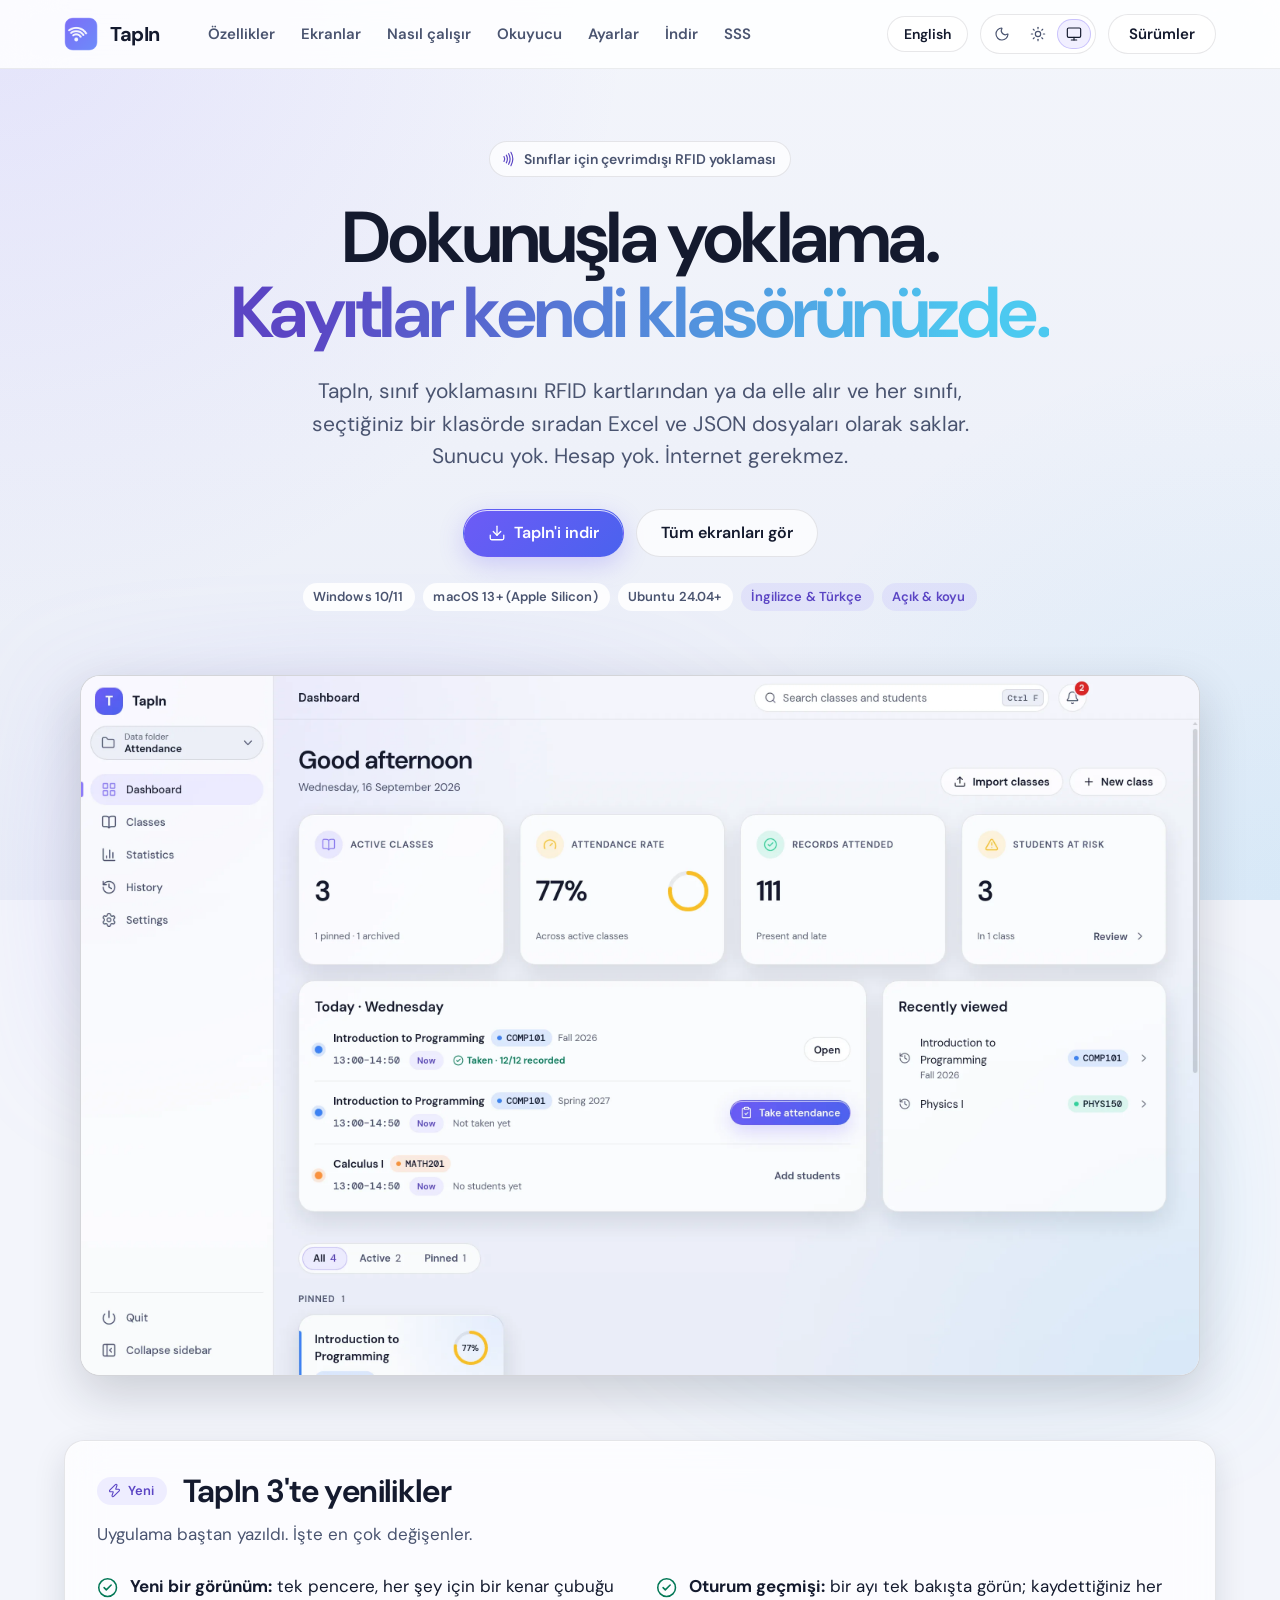
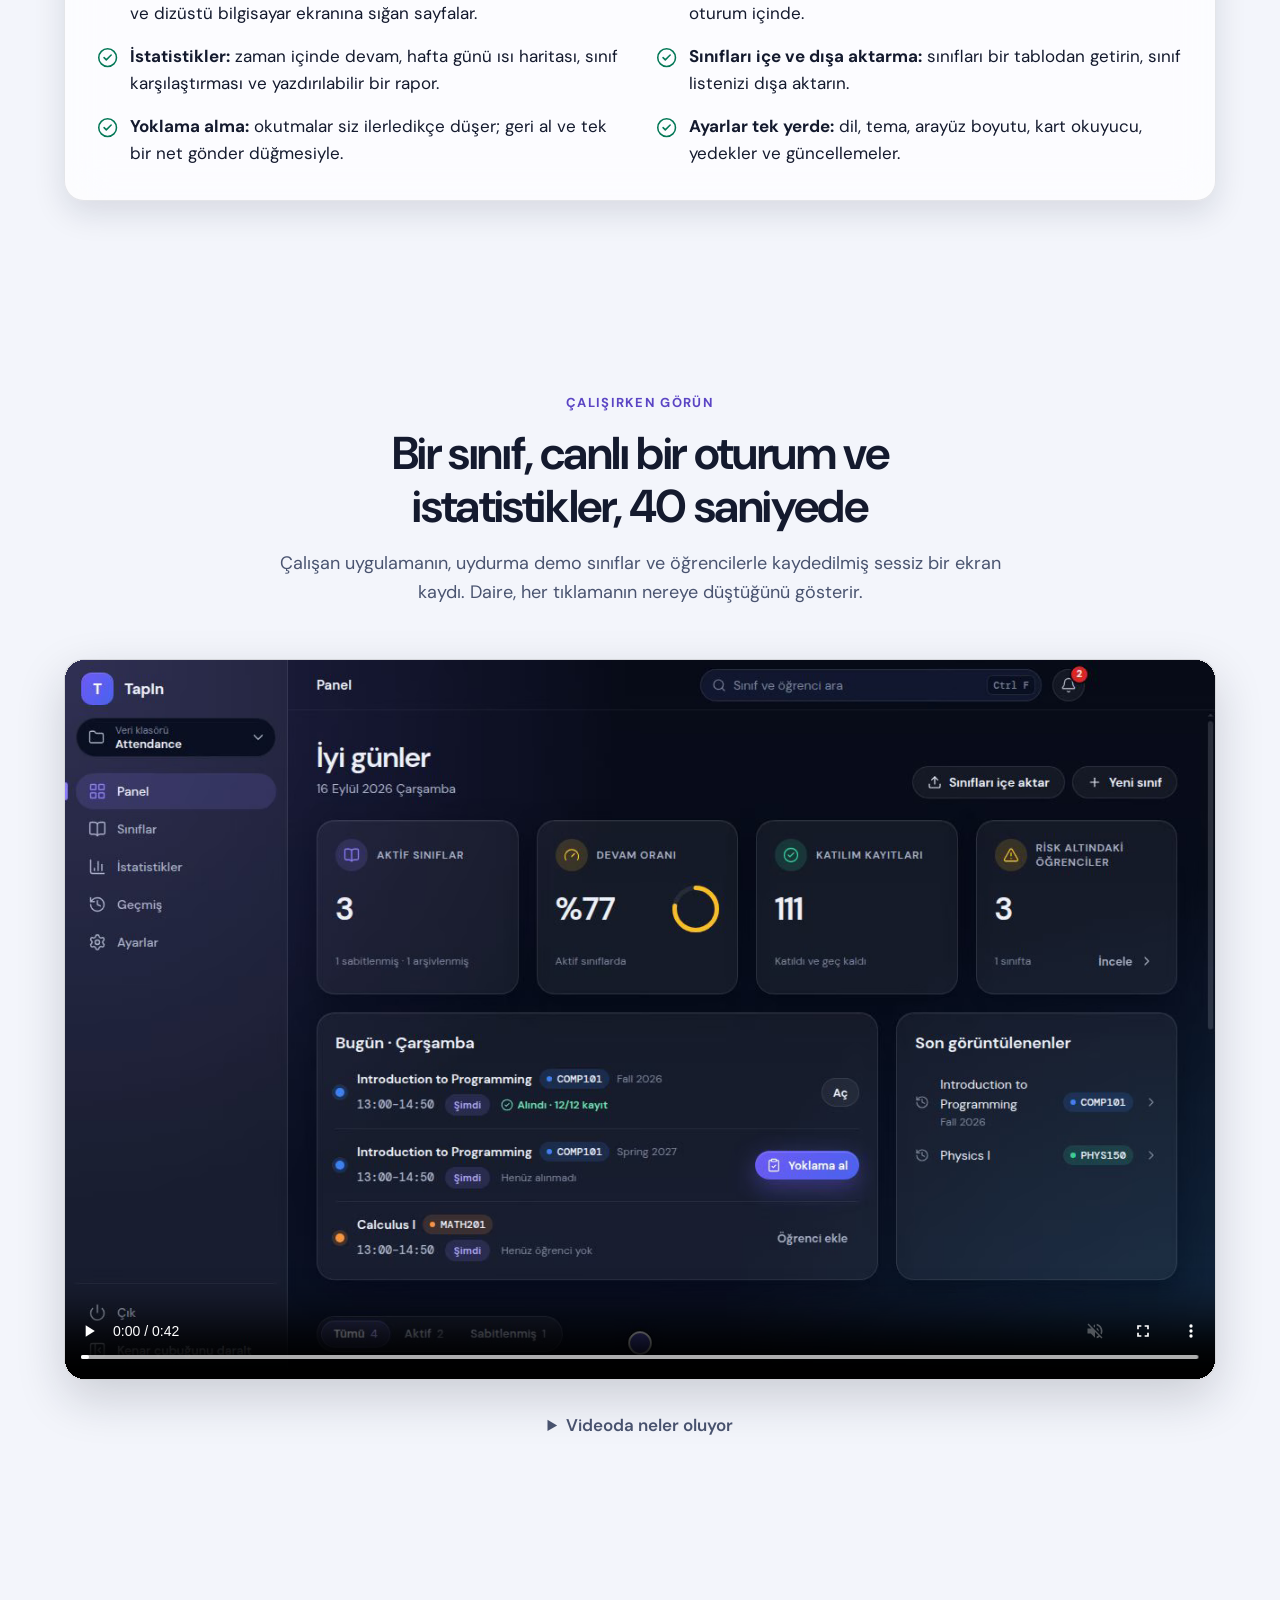
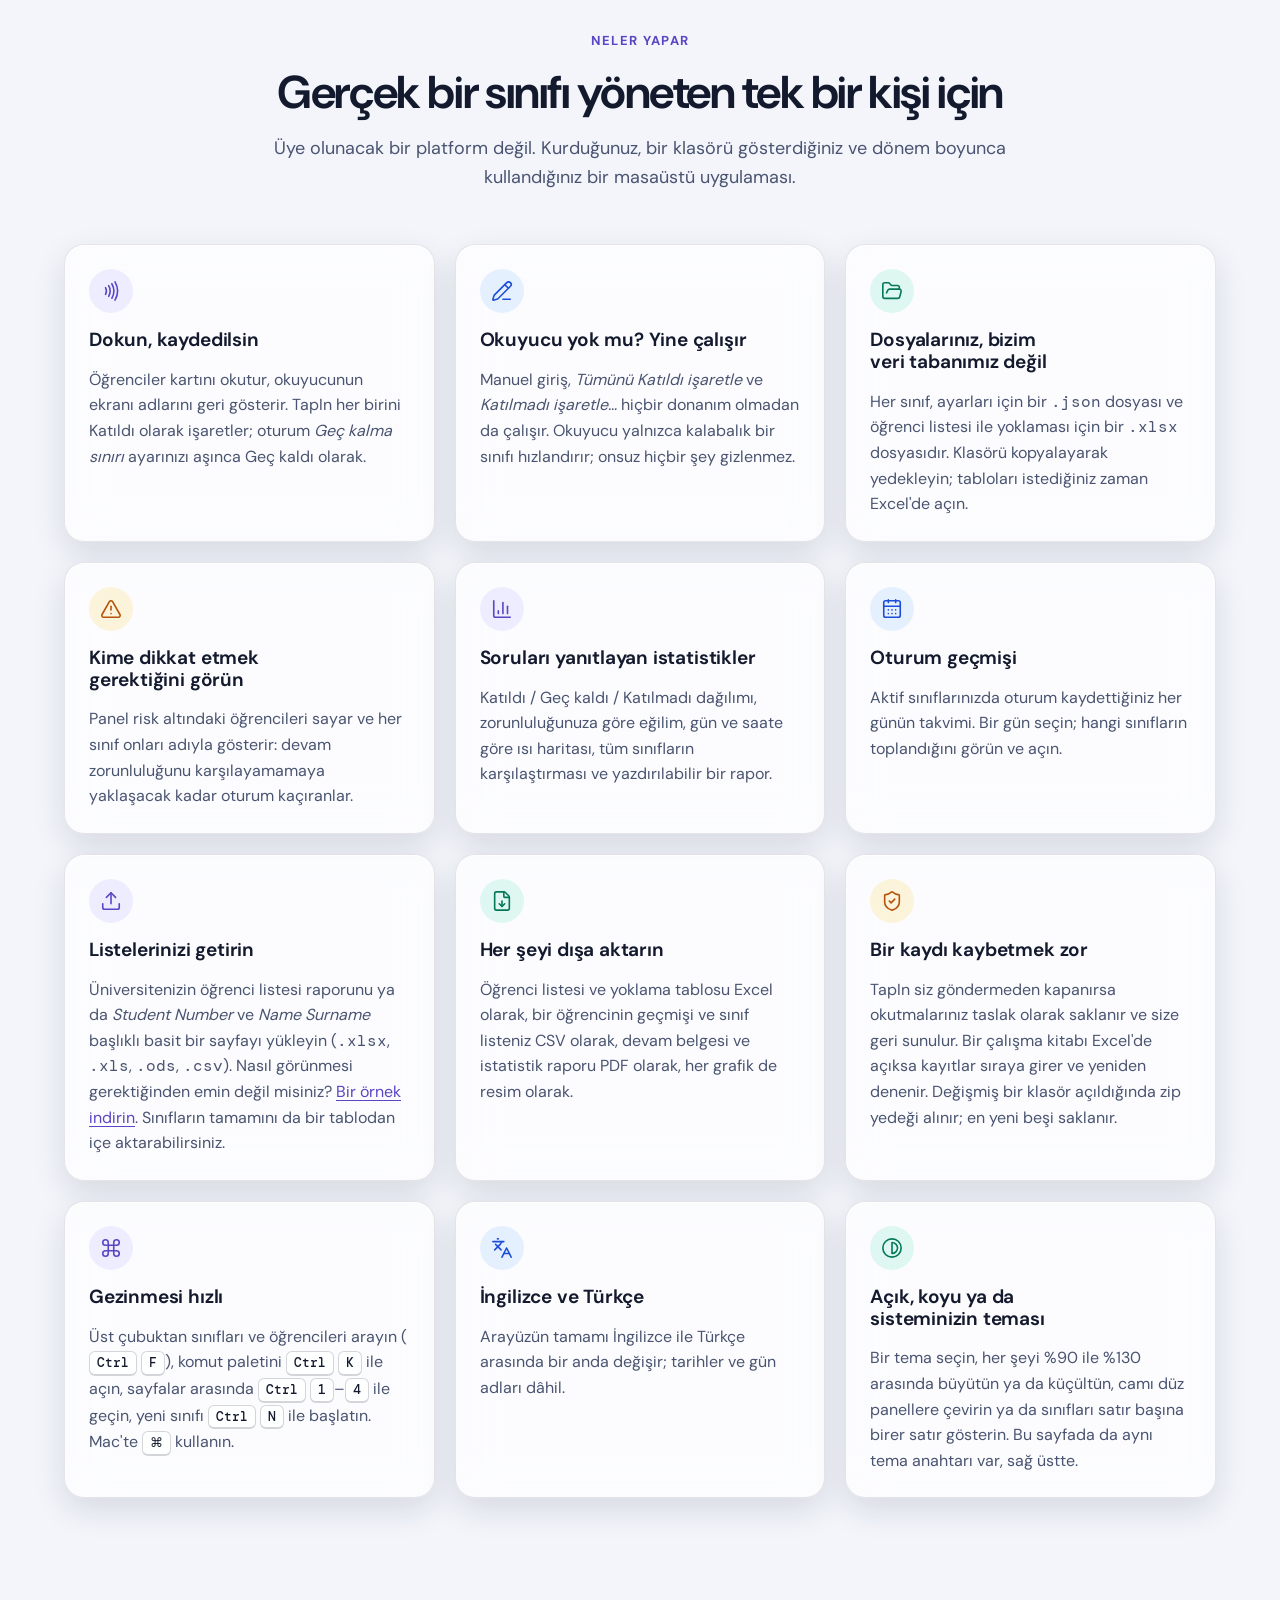
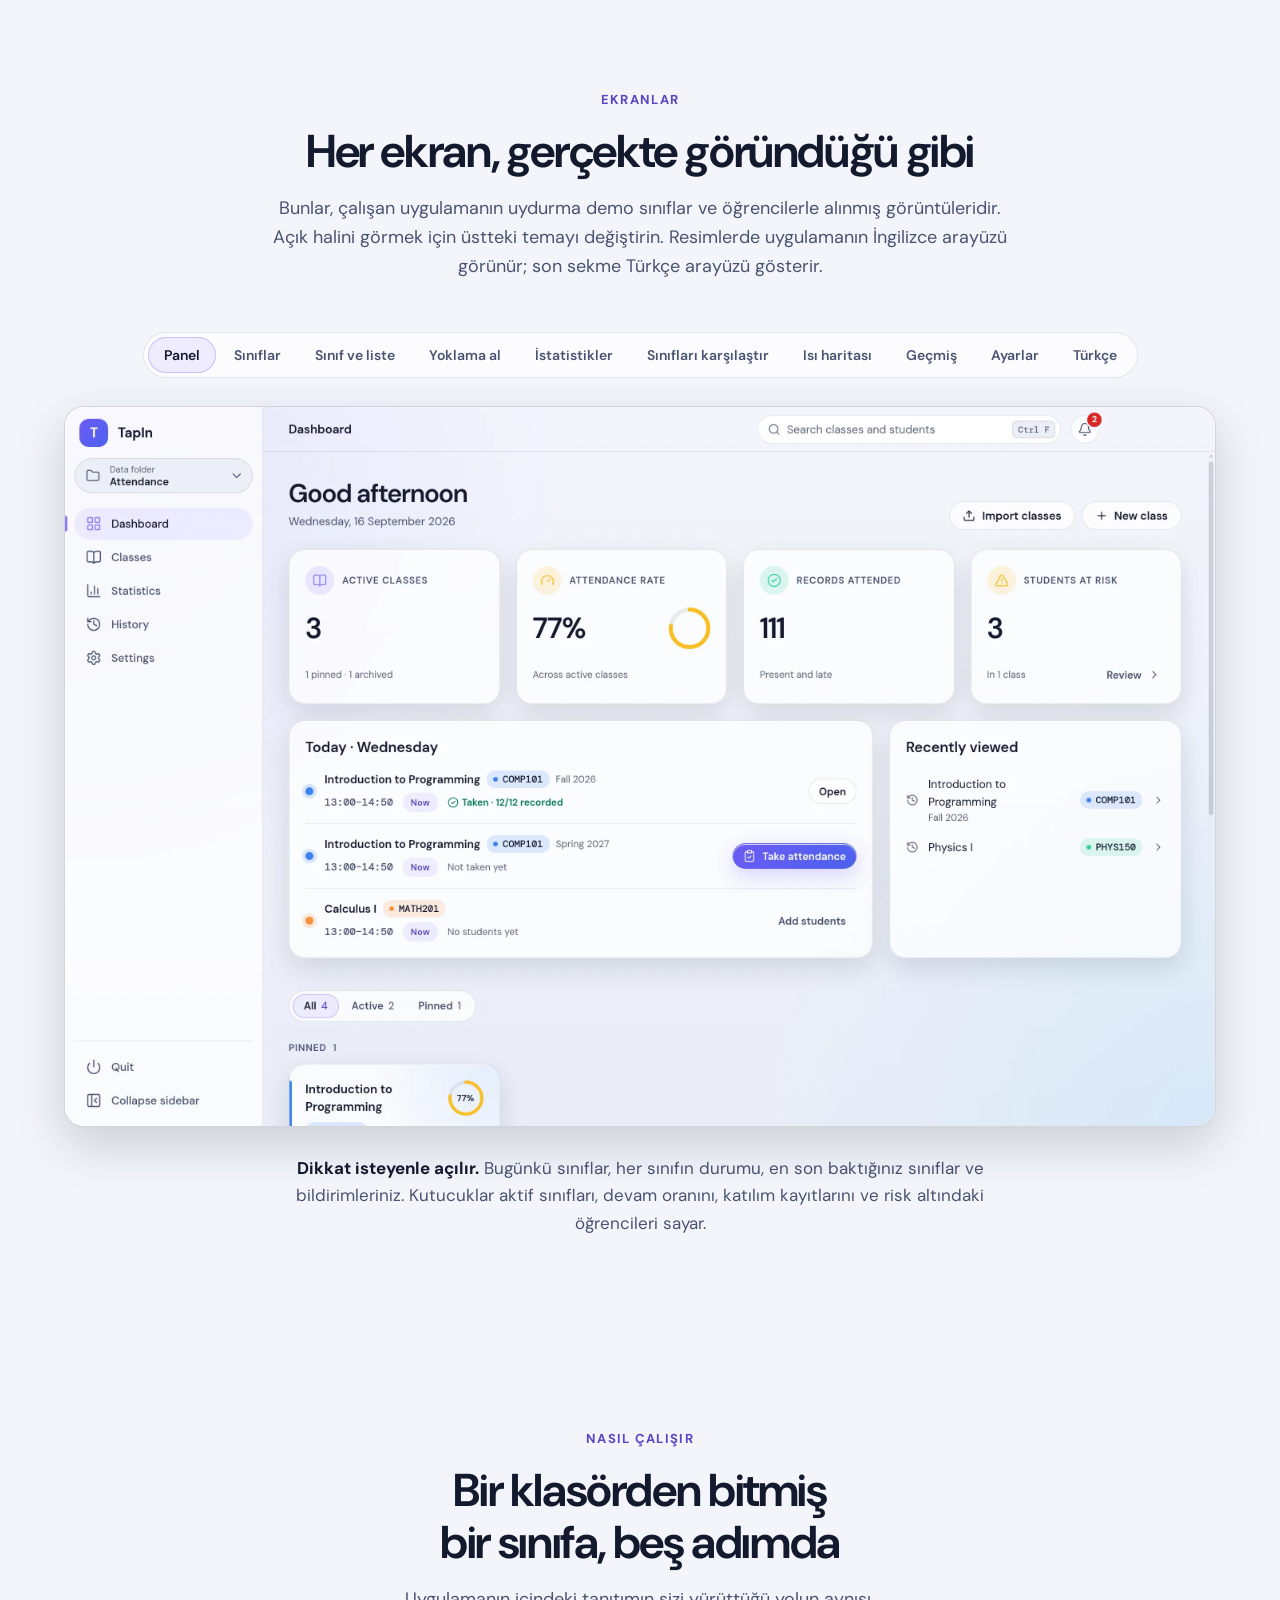
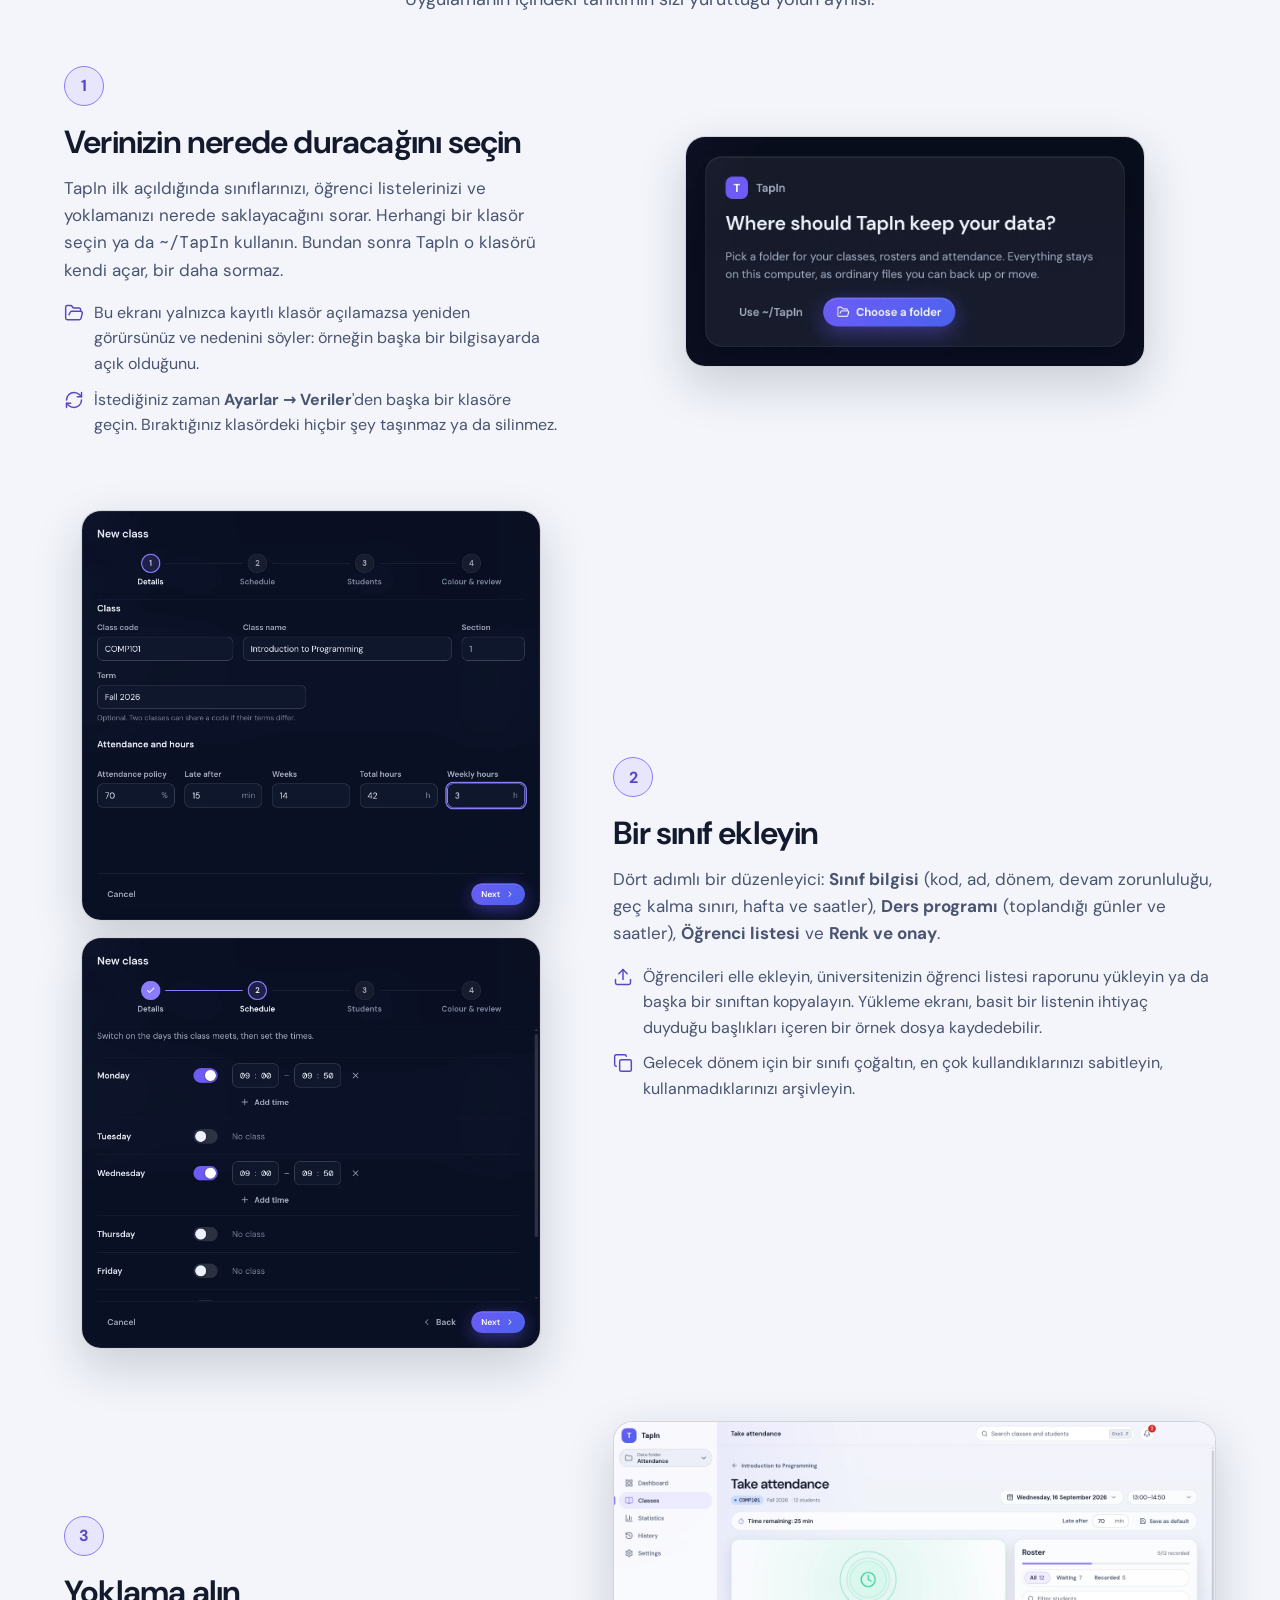
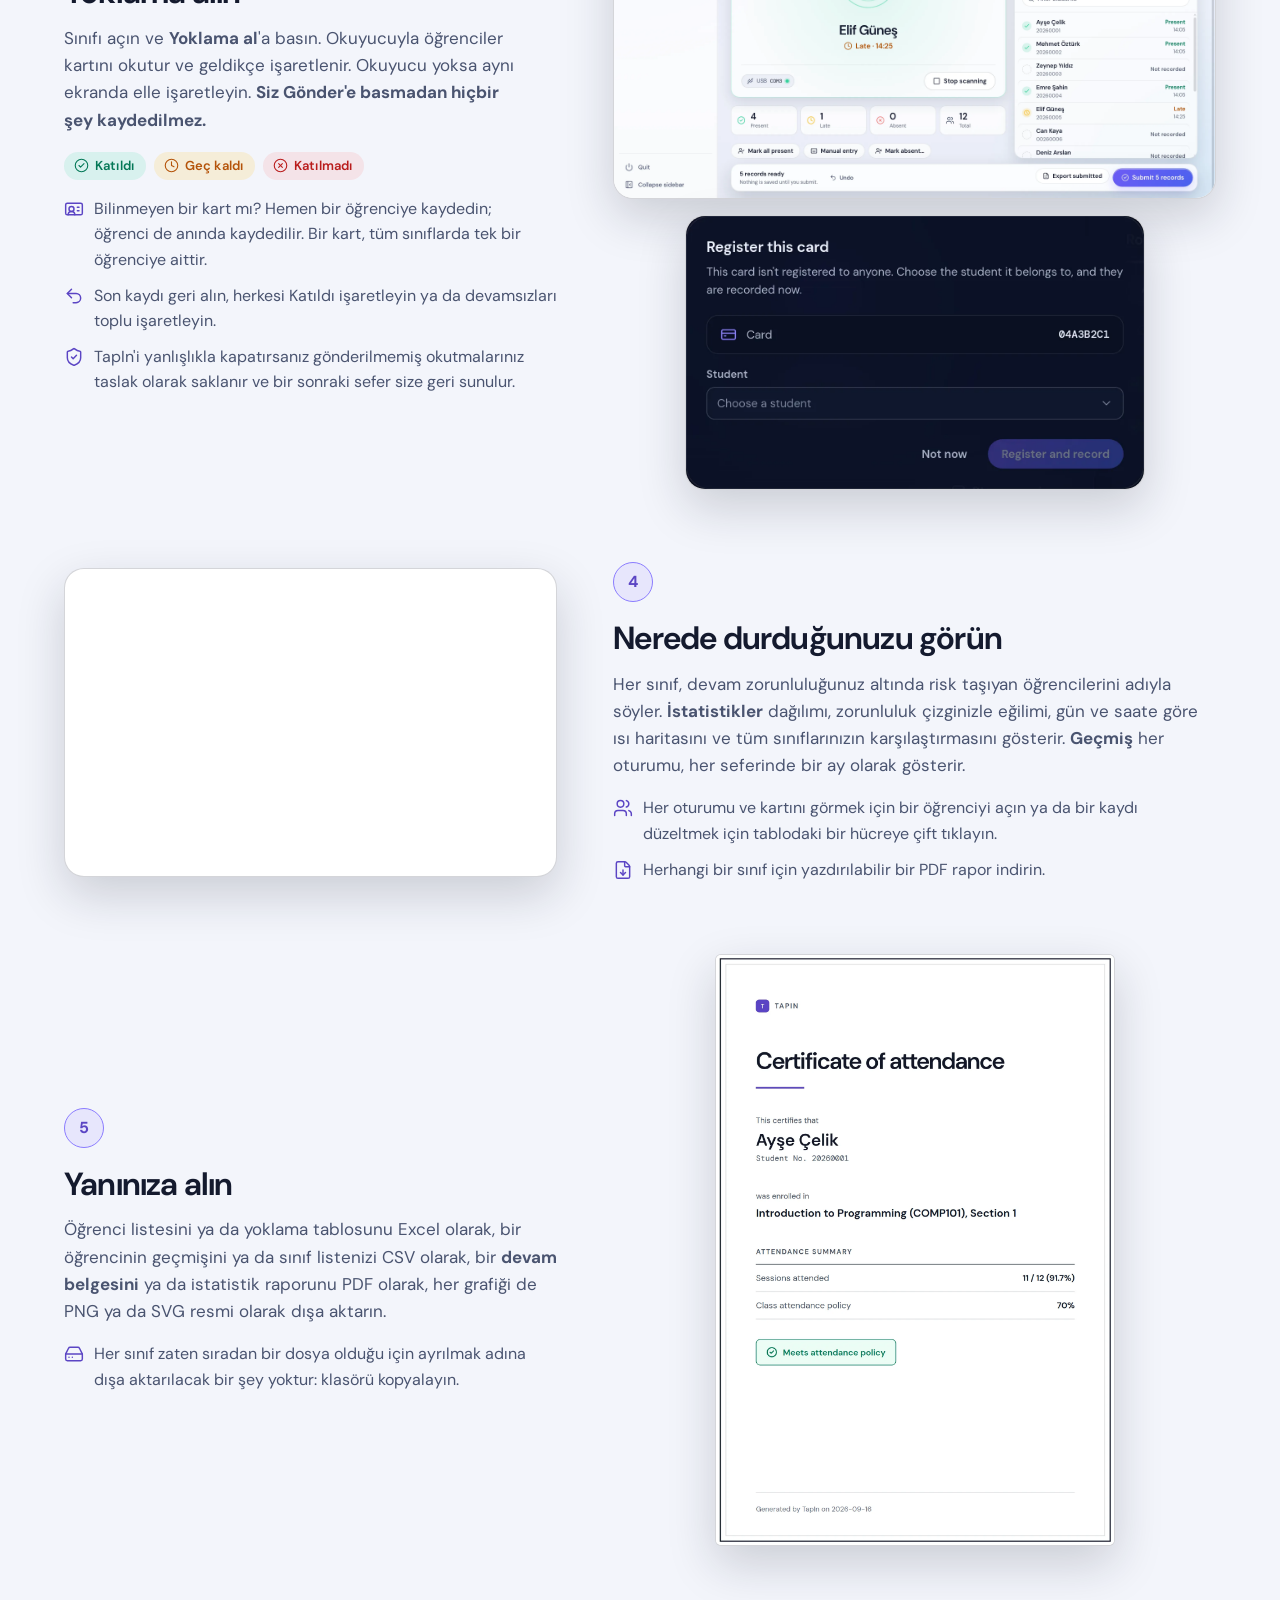
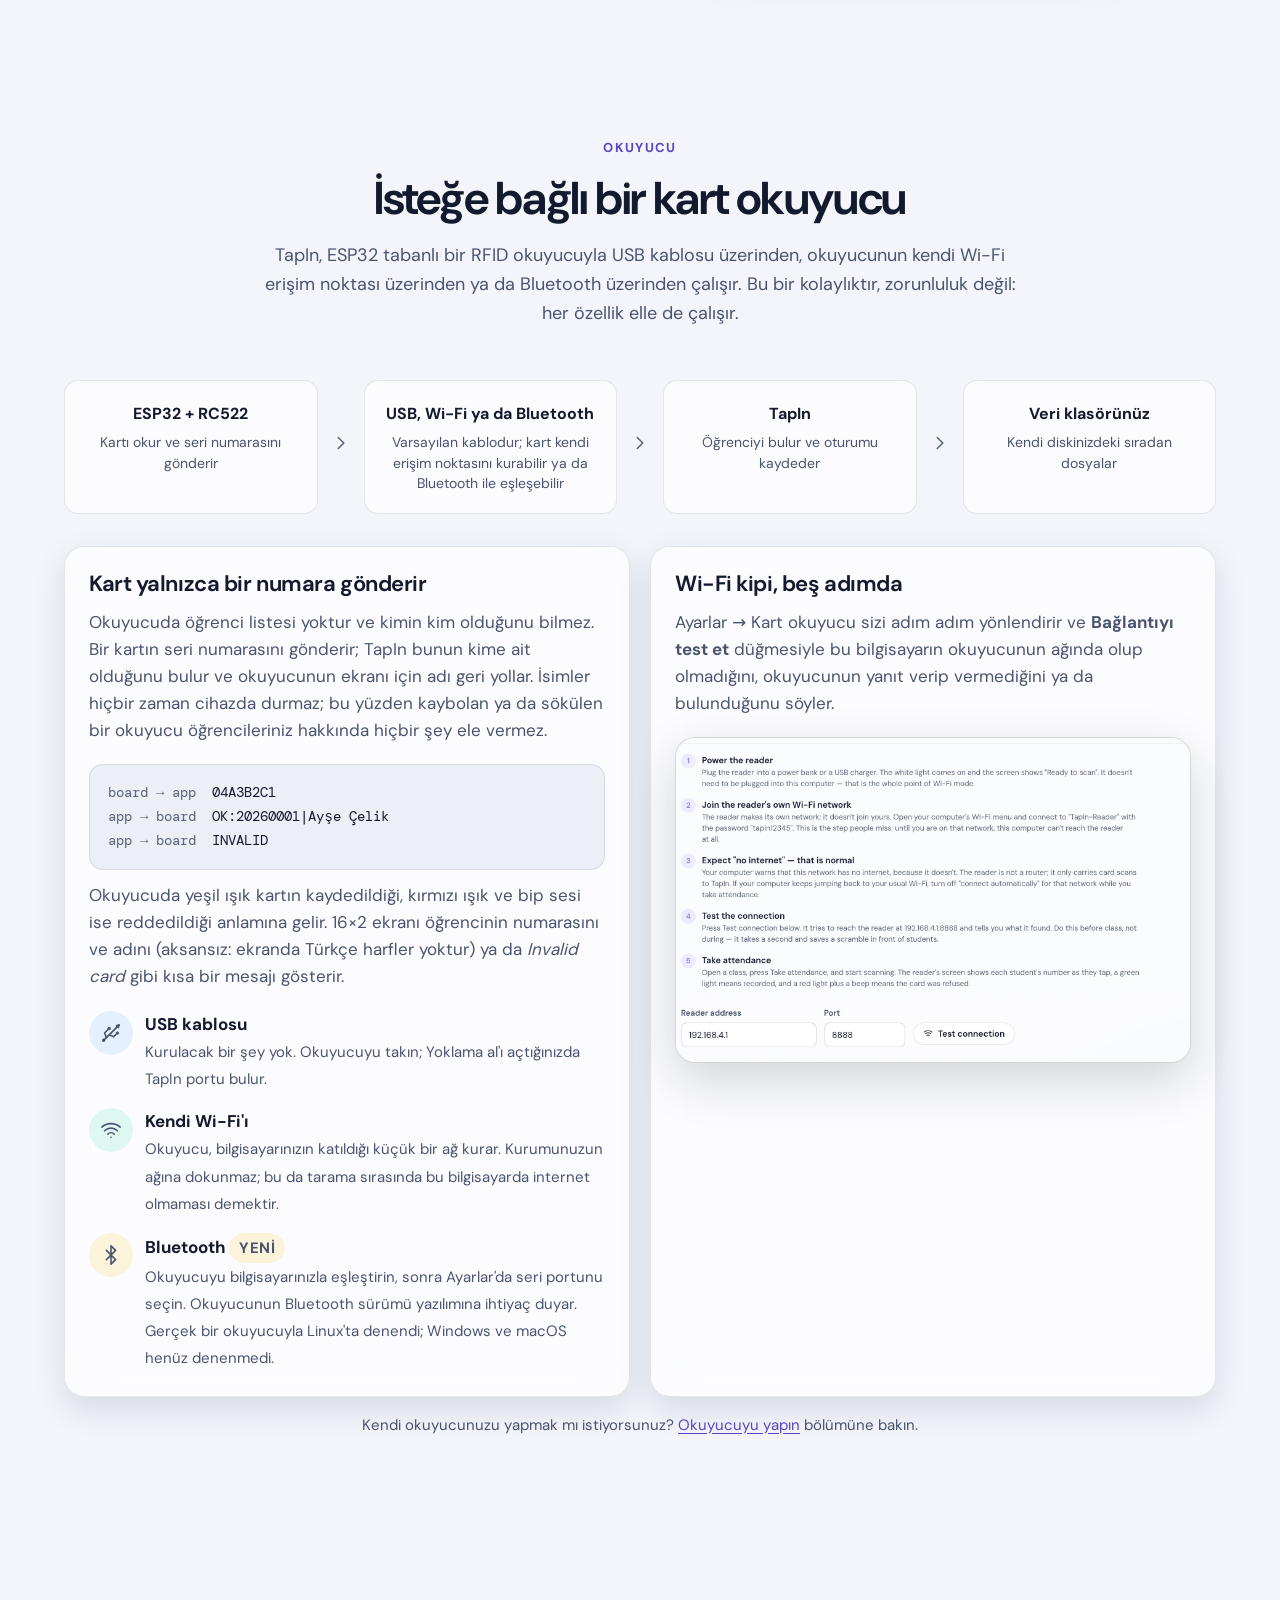
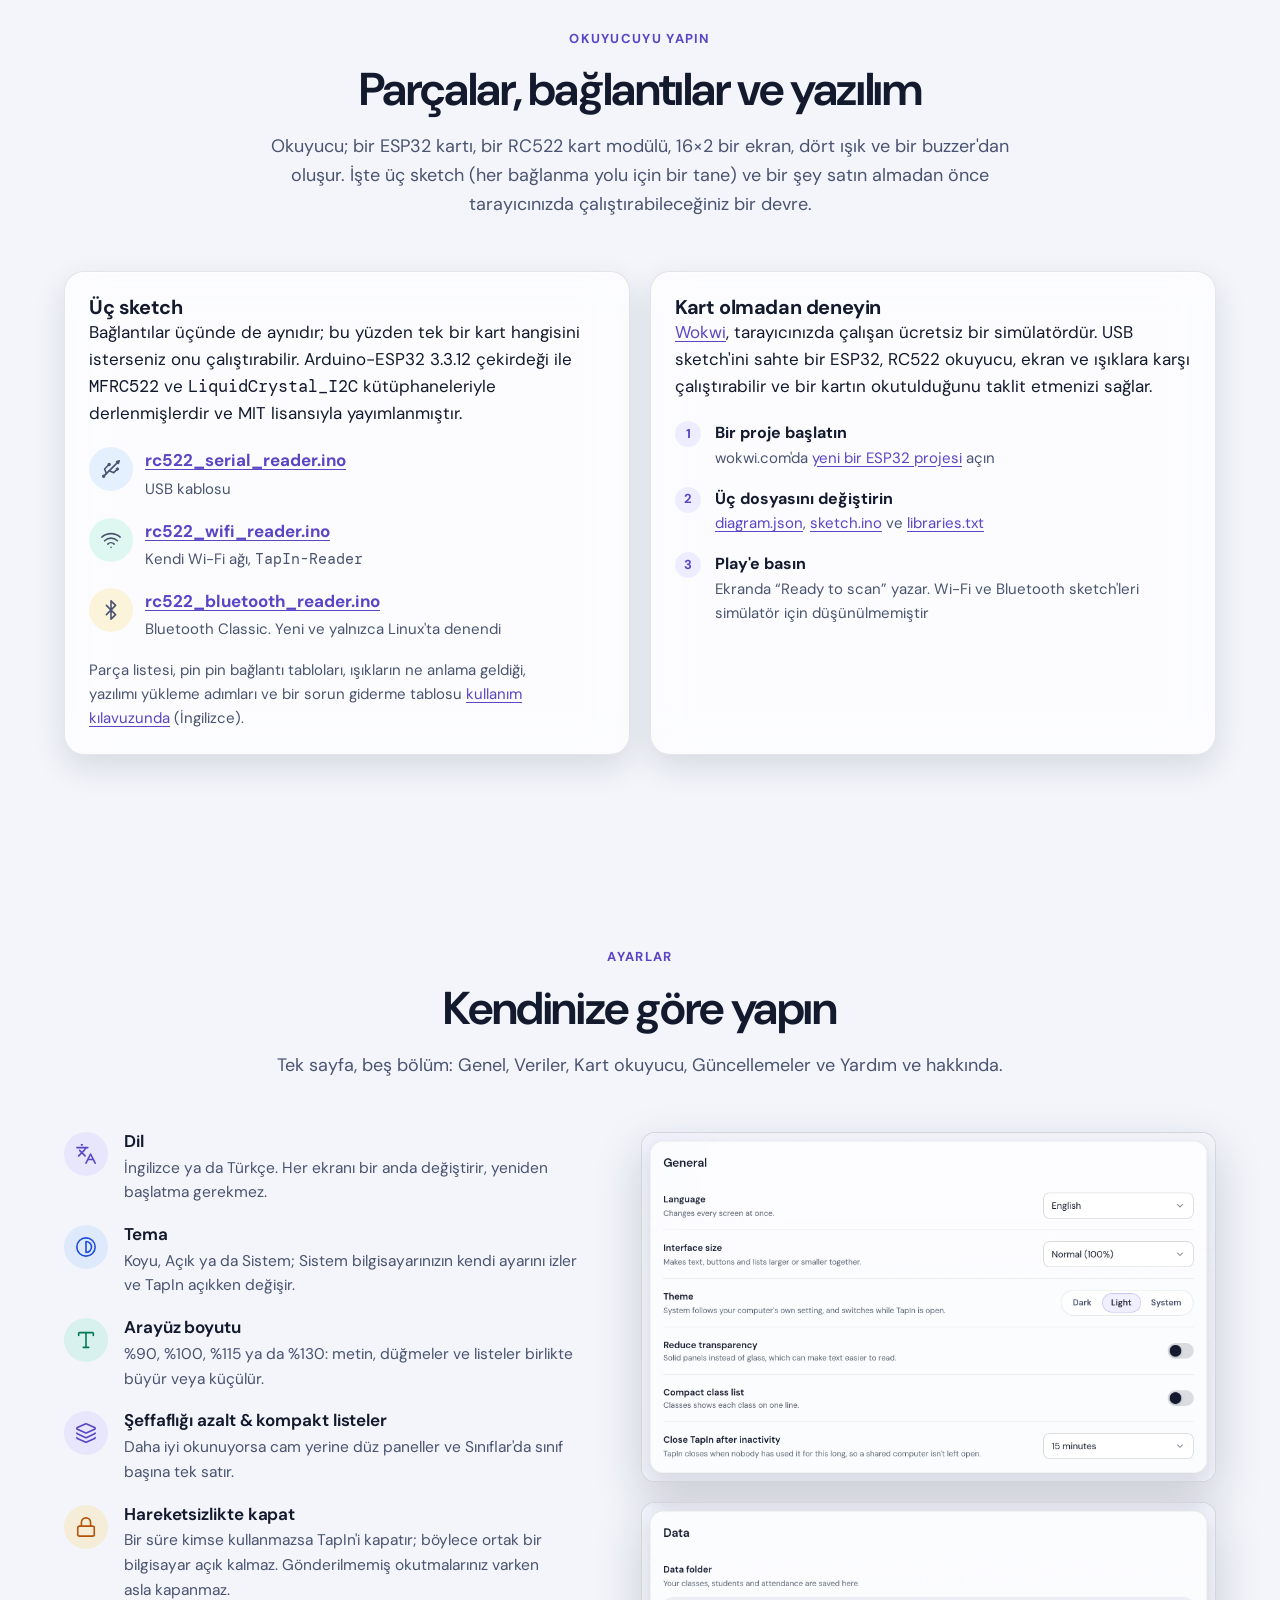
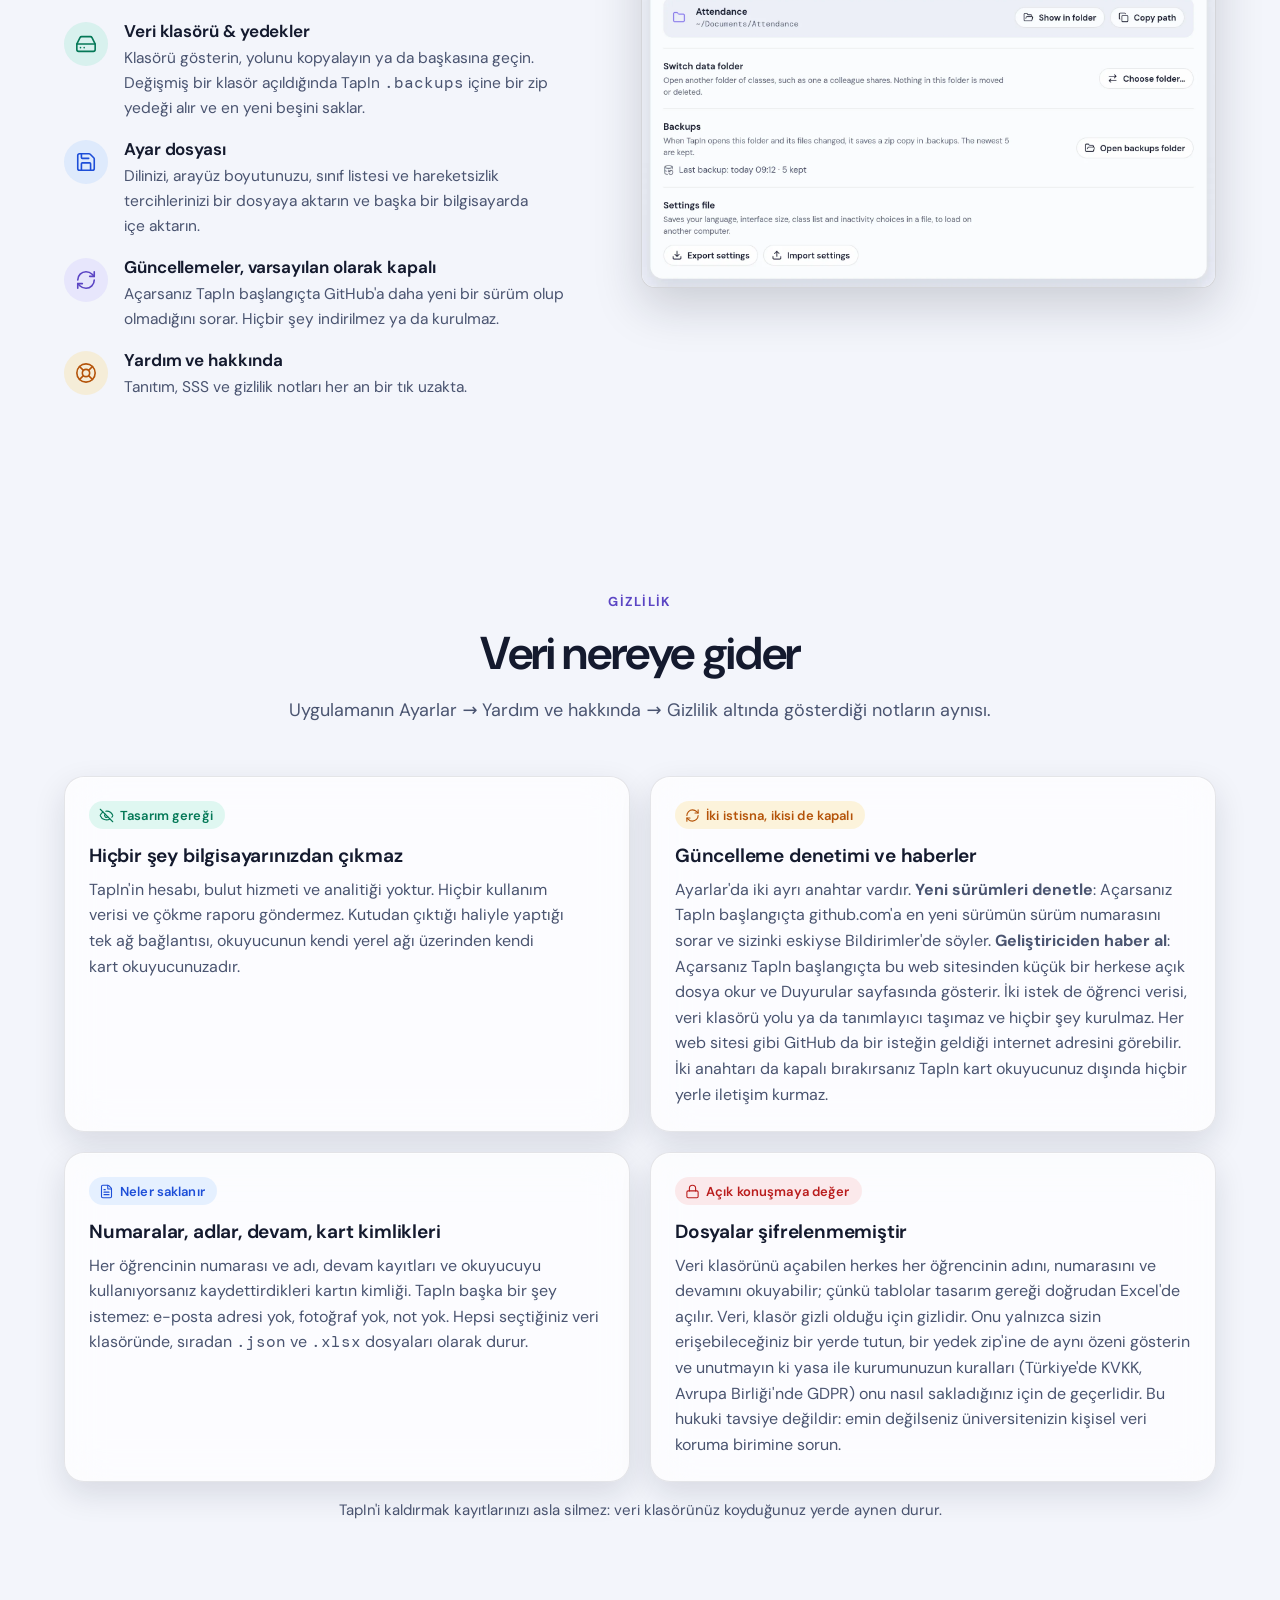
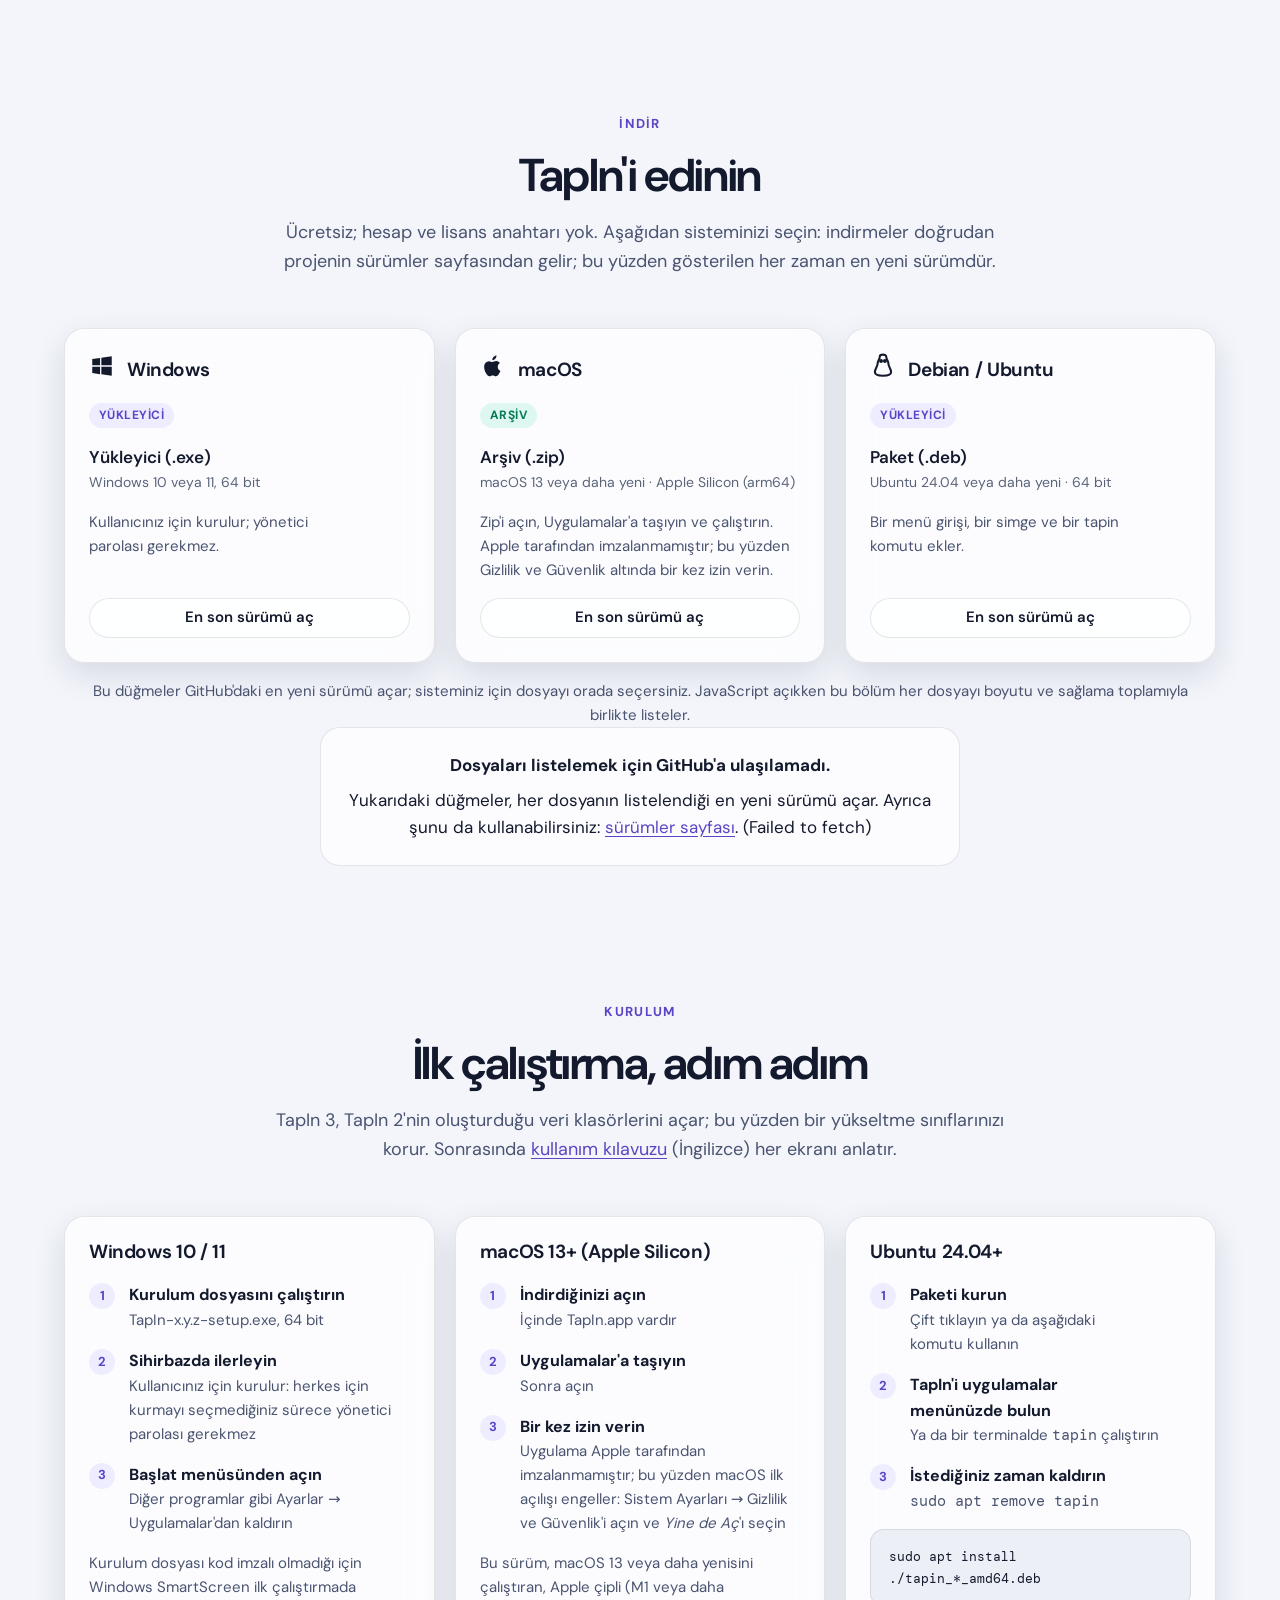
<file: docs/tr/index.html>
<!doctype html>
<html lang="tr">
<head>
<meta charset="utf-8"/>
<meta content="width=device-width, initial-scale=1" name="viewport"/>
<title>TapIn — Offline RFID attendance for classrooms</title>
<meta content="TapIn takes class attendance from RFID cards or by hand, and keeps every class as ordinary Excel and JSON files in a folder you choose. No server, no account, no internet needed. Free for Windows, macOS and Debian/Ubuntu." name="description"/>
<meta content="dark light" name="color-scheme"/>
<meta content="#070b18" media="(prefers-color-scheme: dark)" name="theme-color"/>
<meta content="#f3f5fb" media="(prefers-color-scheme: light)" name="theme-color"/>
<link href="../images/favicon-32.png" rel="icon" sizes="32x32" type="image/png"/>
<link href="../images/apple-touch-icon.png" rel="apple-touch-icon"/>
<link href="https://imndllnuri.github.io/students-attendance-app/" hreflang="en" rel="alternate"/>
<link href="https://imndllnuri.github.io/students-attendance-app/tr/" hreflang="tr" rel="alternate"/>
<link href="https://imndllnuri.github.io/students-attendance-app/" hreflang="x-default" rel="alternate"/>
<link href="https://imndllnuri.github.io/students-attendance-app/tr/" rel="canonical"/>
<meta content="TapIn — Offline RFID attendance for classrooms" property="og:title"/>
<meta content="Take attendance from RFID cards in seconds. Everything stays in a folder on your own computer." property="og:description"/>
<meta content="website" property="og:type"/>
<!-- Absolute, and a PNG: a relative path gives link scrapers nothing to fetch, and some do not show WebP. -->
<meta content="https://imndllnuri.github.io/students-attendance-app/tr/" property="og:url"/>
<meta content="https://imndllnuri.github.io/students-attendance-app/images/og.png" property="og:image"/>
<meta content="1200" property="og:image:width"/>
<meta content="630" property="og:image:height"/>
<meta content="summary_large_image" name="twitter:card"/>
<!-- Before first paint: the visitor's saved theme choice, so a light page never flashes dark. -->
<script>
(function () {
  try {
    var t = localStorage.getItem("tapin-site-theme");
    if (t === "light" || t === "dark") document.documentElement.setAttribute("data-theme", t);
  } catch (e) {}
  document.documentElement.classList.add("js");
})();
</script>
<link as="font" crossorigin="" href="../fonts/dm-sans-latin-opsz-normal.woff2" rel="preload" type="font/woff2"/>
<link href="../styles.css" rel="stylesheet"/>
<meta content="tr_TR" property="og:locale"/></head>
<body>
<svg aria-hidden="true" focusable="false" height="0" style="position:absolute" width="0"><defs><symbol id="i-bluetooth" viewbox="0 0 24 24"><path d="m7 7 10 10-5 5V2l5 5L7 17"></path></symbol><symbol id="i-calendar-days" viewbox="0 0 24 24"><path d="M8 2v3"></path><path d="M16 2v3"></path><rect height="18" rx="2" width="18" x="3" y="3"></rect><path d="M3 9h18"></path><path d="M8 13h.01"></path><path d="M12 13h.01"></path><path d="M16 13h.01"></path><path d="M8 17h.01"></path><path d="M12 17h.01"></path><path d="M16 17h.01"></path></symbol><symbol id="i-chart-column" viewbox="0 0 24 24"><path d="M3 3v16a2 2 0 0 0 2 2h16"></path><path d="M18 17V9"></path><path d="M13 17V5"></path><path d="M8 17v-3"></path></symbol><symbol id="i-chevron-down" viewbox="0 0 24 24"><path d="m6 9 6 6 6-6"></path></symbol><symbol id="i-chevron-right" viewbox="0 0 24 24"><path d="m9 18 6-6-6-6"></path></symbol><symbol id="i-circle-check" viewbox="0 0 24 24"><circle cx="12" cy="12" r="10"></circle><path d="m16 9-5.5 5.5L8 12"></path></symbol><symbol id="i-circle-x" viewbox="0 0 24 24"><circle cx="12" cy="12" r="10"></circle><path d="m15 9-6 6"></path><path d="m9 9 6 6"></path></symbol><symbol id="i-clock" viewbox="0 0 24 24"><circle cx="12" cy="12" r="10"></circle><path d="M12 6v6l4 2"></path></symbol><symbol id="i-command" viewbox="0 0 24 24"><path d="M15 6v12a3 3 0 1 0 3-3H6a3 3 0 1 0 3 3V6a3 3 0 1 0-3 3h12a3 3 0 1 0-3-3"></path></symbol><symbol id="i-contrast" viewbox="0 0 24 24"><circle cx="12" cy="12" r="10"></circle><path d="M12 18a6 6 0 0 0 0-12v12z"></path></symbol><symbol id="i-copy" viewbox="0 0 24 24"><rect height="14" rx="2" ry="2" width="14" x="8" y="8"></rect><path d="M4 16c-1.1 0-2-.9-2-2V4c0-1.1.9-2 2-2h10c1.1 0 2 .9 2 2"></path></symbol><symbol id="i-download" viewbox="0 0 24 24"><path d="M12 15V3"></path><path d="M21 15v4a2 2 0 0 1-2 2H5a2 2 0 0 1-2-2v-4"></path><path d="m7 10 5 5 5-5"></path></symbol><symbol id="i-eye-off" viewbox="0 0 24 24"><path d="M10.733 5.076a10.744 10.744 0 0 1 11.205 6.575 1 1 0 0 1 0 .696 10.747 10.747 0 0 1-1.444 2.49"></path><path d="M14.084 14.158a3 3 0 0 1-4.242-4.242"></path><path d="M17.479 17.499a10.75 10.75 0 0 1-15.417-5.151 1 1 0 0 1 0-.696 10.75 10.75 0 0 1 4.446-5.143"></path><path d="m2 2 20 20"></path></symbol><symbol id="i-file-down" viewbox="0 0 24 24"><path d="M6 22a2 2 0 0 1-2-2V4a2 2 0 0 1 2-2h8a2.4 2.4 0 0 1 1.704.706l3.588 3.588A2.4 2.4 0 0 1 20 8v12a2 2 0 0 1-2 2z"></path><path d="M14 2v5a1 1 0 0 0 1 1h5"></path><path d="M12 18v-6"></path><path d="m9 15 3 3 3-3"></path></symbol><symbol id="i-file-text" viewbox="0 0 24 24"><path d="M6 22a2 2 0 0 1-2-2V4a2 2 0 0 1 2-2h8a2.4 2.4 0 0 1 1.704.706l3.588 3.588A2.4 2.4 0 0 1 20 8v12a2 2 0 0 1-2 2z"></path><path d="M14 2v5a1 1 0 0 0 1 1h5"></path><path d="M10 9H8"></path><path d="M16 13H8"></path><path d="M16 17H8"></path></symbol><symbol id="i-folder-open" viewbox="0 0 24 24"><path d="m6 14 1.5-2.9A2 2 0 0 1 9.24 10H20a2 2 0 0 1 1.94 2.5l-1.54 6a2 2 0 0 1-1.95 1.5H4a2 2 0 0 1-2-2V5a2 2 0 0 1 2-2h3.9a2 2 0 0 1 1.69.9l.81 1.2a2 2 0 0 0 1.67.9H18a2 2 0 0 1 2 2v2"></path></symbol><symbol id="i-hard-drive" viewbox="0 0 24 24"><path d="M10 16h.01"></path><path d="M2.212 11.577a2 2 0 0 0-.212.896V18a2 2 0 0 0 2 2h16a2 2 0 0 0 2-2v-5.527a2 2 0 0 0-.212-.896L18.55 5.11A2 2 0 0 0 16.76 4H7.24a2 2 0 0 0-1.79 1.11z"></path><path d="M21.946 12.013H2.054"></path><path d="M6 16h.01"></path></symbol><symbol id="i-id-card" viewbox="0 0 24 24"><path d="M13 19a4 4 0 00-8 0"></path><path d="M16 10h2"></path><path d="M16 14h2"></path><circle cx="9" cy="12" r="3"></circle><rect height="14" rx="2" width="20" x="2" y="5"></rect></symbol><symbol id="i-languages" viewbox="0 0 24 24"><path d="m5 8 6 6"></path><path d="m4 14 6-6 2-3"></path><path d="M2 5h12"></path><path d="M7 2h1"></path><path d="m22 22-5-10-5 10"></path><path d="M14 18h6"></path></symbol><symbol id="i-layers" viewbox="0 0 24 24"><path d="M12.83 2.18a2 2 0 0 0-1.66 0L2.6 6.08a1 1 0 0 0 0 1.83l8.58 3.91a2 2 0 0 0 1.66 0l8.58-3.9a1 1 0 0 0 0-1.83z"></path><path d="M2 12a1 1 0 0 0 .58.91l8.6 3.91a2 2 0 0 0 1.65 0l8.58-3.9A1 1 0 0 0 22 12"></path><path d="M2 17a1 1 0 0 0 .58.91l8.6 3.91a2 2 0 0 0 1.65 0l8.58-3.9A1 1 0 0 0 22 17"></path></symbol><symbol id="i-life-buoy" viewbox="0 0 24 24"><circle cx="12" cy="12" r="10"></circle><path d="m4.93 4.93 4.24 4.24"></path><path d="m14.83 9.17 4.24-4.24"></path><path d="m14.83 14.83 4.24 4.24"></path><path d="m9.17 14.83-4.24 4.24"></path><circle cx="12" cy="12" r="4"></circle></symbol><symbol id="i-lock" viewbox="0 0 24 24"><rect height="11" rx="2" ry="2" width="18" x="3" y="11"></rect><path d="M7 11V7a5 5 0 0 1 10 0v4"></path></symbol><symbol id="i-menu" viewbox="0 0 24 24"><path d="M4 5h16"></path><path d="M4 12h16"></path><path d="M4 19h16"></path></symbol><symbol id="i-monitor" viewbox="0 0 24 24"><rect height="14" rx="2" width="20" x="2" y="3"></rect><line x1="8" x2="16" y1="21" y2="21"></line><line x1="12" x2="12" y1="17" y2="21"></line></symbol><symbol id="i-moon" viewbox="0 0 24 24"><path d="M20.985 12.486a9 9 0 1 1-9.473-9.472c.405-.022.617.46.402.803a6 6 0 0 0 8.268 8.268c.344-.215.825-.004.803.401"></path></symbol><symbol id="i-nfc" viewbox="0 0 24 24"><path d="M6 8.32a7.43 7.43 0 0 1 0 7.36"></path><path d="M9.46 6.21a11.76 11.76 0 0 1 0 11.58"></path><path d="M12.91 4.1a15.91 15.91 0 0 1 .01 15.8"></path><path d="M16.37 2a20.16 20.16 0 0 1 0 20"></path></symbol><symbol id="i-pencil-line" viewbox="0 0 24 24"><path d="M13 21h8"></path><path d="m15 5 4 4"></path><path d="M21.174 6.812a1 1 0 0 0-3.986-3.987L3.842 16.174a2 2 0 0 0-.5.83l-1.321 4.352a.5.5 0 0 0 .623.622l4.353-1.32a2 2 0 0 0 .83-.497z"></path></symbol><symbol id="i-refresh-cw" viewbox="0 0 24 24"><path d="M3 12a9 9 0 0 1 9-9 9.75 9.75 0 0 1 6.74 2.74L21 8"></path><path d="M21 3v5h-5"></path><path d="M21 12a9 9 0 0 1-9 9 9.75 9.75 0 0 1-6.74-2.74L3 16"></path><path d="M8 16H3v5"></path></symbol><symbol id="i-save" viewbox="0 0 24 24"><path d="M15.2 3a2 2 0 0 1 1.4.6l3.8 3.8a2 2 0 0 1 .6 1.4V19a2 2 0 0 1-2 2H5a2 2 0 0 1-2-2V5a2 2 0 0 1 2-2z"></path><path d="M17 21v-7a1 1 0 0 0-1-1H8a1 1 0 0 0-1 1v7"></path><path d="M7 3v4a1 1 0 0 0 1 1h7"></path></symbol><symbol id="i-shield-check" viewbox="0 0 24 24"><path d="M20 13c0 5-3.5 7.5-7.66 8.95a1 1 0 0 1-.67-.01C7.5 20.5 4 18 4 13V6a1 1 0 0 1 1-1c2 0 4.5-1.2 6.24-2.72a1.17 1.17 0 0 1 1.52 0C14.51 3.81 17 5 19 5a1 1 0 0 1 1 1z"></path><path d="m9 12 2 2 4-4"></path></symbol><symbol id="i-sun" viewbox="0 0 24 24"><circle cx="12" cy="12" r="4"></circle><path d="M12 2v2"></path><path d="M12 20v2"></path><path d="m4.93 4.93 1.41 1.41"></path><path d="m17.66 17.66 1.41 1.41"></path><path d="M2 12h2"></path><path d="M20 12h2"></path><path d="m6.34 17.66-1.41 1.41"></path><path d="m19.07 4.93-1.41 1.41"></path></symbol><symbol id="i-triangle-alert" viewbox="0 0 24 24"><path d="m21.73 18-8-14a2 2 0 0 0-3.48 0l-8 14A2 2 0 0 0 4 21h16a2 2 0 0 0 1.73-3"></path><path d="M12 9v4"></path><path d="M12 17h.01"></path></symbol><symbol id="i-type" viewbox="0 0 24 24"><path d="M12 4v16"></path><path d="M4 7V5a1 1 0 0 1 1-1h14a1 1 0 0 1 1 1v2"></path><path d="M9 20h6"></path></symbol><symbol id="i-undo-2" viewbox="0 0 24 24"><path d="M9 14 4 9l5-5"></path><path d="M4 9h10.5a5.5 5.5 0 0 1 5.5 5.5a5.5 5.5 0 0 1-5.5 5.5H11"></path></symbol><symbol id="i-upload" viewbox="0 0 24 24"><path d="M12 3v12"></path><path d="m17 8-5-5-5 5"></path><path d="M21 15v4a2 2 0 0 1-2 2H5a2 2 0 0 1-2-2v-4"></path></symbol><symbol id="i-usb" viewbox="0 0 24 24"><circle cx="10" cy="7" r="1"></circle><circle cx="4" cy="20" r="1"></circle><path d="M4.7 19.3 19 5"></path><path d="m21 3-3 1 2 2Z"></path><path d="M9.26 7.68 5 12l2 5"></path><path d="m10 14 5 2 3.5-3.5"></path><path d="m18 12 1-1 1 1-1 1Z"></path></symbol><symbol id="i-users" viewbox="0 0 24 24"><path d="M16 21v-2a4 4 0 0 0-4-4H6a4 4 0 0 0-4 4v2"></path><path d="M16 3.128a4 4 0 0 1 0 7.744"></path><path d="M22 21v-2a4 4 0 0 0-3-3.87"></path><circle cx="9" cy="7" r="4"></circle></symbol><symbol id="i-wifi" viewbox="0 0 24 24"><path d="M12 20h.01"></path><path d="M2 8.82a15 15 0 0 1 20 0"></path><path d="M5 12.859a10 10 0 0 1 14 0"></path><path d="M8.5 16.429a5 5 0 0 1 7 0"></path></symbol><symbol id="i-zap" viewbox="0 0 24 24"><path d="M15.914 4a1.5 1.5 0 00-2.474-1.561l-9 9A1.5 1.5 0 005.5 14h4.002a.5.5 0 01.471.666L8.086 20a1.5 1.5 0 002.475 1.56l9-9A1.5 1.5 0 0018.5 10h-3.997a.5.5 0 01-.472-.667z"></path></symbol></defs></svg>
<a class="skip-link" href="#main">İçeriğe geç</a>
<header class="site-header">
<div class="shell header-inner">
<a class="brand" href="#top"><img alt="" height="34" src="../images/app-icon-96.png" width="34"/>TapIn</a>
<nav aria-label="Bölümler" class="nav-links" id="nav-links"><a href="#features">Özellikler</a> <a href="#screens">Ekranlar</a> <a href="#how">Nasıl çalışır</a> <a href="#reader">Okuyucu</a> <a href="#settings">Ayarlar</a> <a href="#download">İndir</a> <a href="#faq">SSS</a></nav>
<div class="header-tools">
<a class="lang-link" href="../" hreflang="en" lang="en" title="English">English</a>
<div aria-label="Tema" class="segmented theme-switch" hidden="" id="theme-switch" role="radiogroup">
<button aria-checked="false" aria-label="Koyu" class="segment" data-theme-choice="dark" role="radio" title="Koyu" type="button"><svg aria-hidden="true" class="i" focusable="false"><use href="#i-moon"></use></svg></button>
<button aria-checked="false" aria-label="Açık" class="segment" data-theme-choice="light" role="radio" title="Açık" type="button"><svg aria-hidden="true" class="i" focusable="false"><use href="#i-sun"></use></svg></button>
<button aria-checked="true" aria-label="Sistem" class="segment" data-theme-choice="system" role="radio" title="Sistem" type="button"><svg aria-hidden="true" class="i" focusable="false"><use href="#i-monitor"></use></svg></button>
</div>
<a class="btn btn-secondary gh-link" href="https://github.com/imndllnuri/students-attendance-app/releases">Sürümler</a>
<button aria-controls="nav-links" aria-expanded="false" aria-label="Menü" class="nav-toggle" id="nav-toggle" type="button"><svg aria-hidden="true" class="i" focusable="false"><use href="#i-menu"></use></svg></button>
</div>
</div>
</header>
<main id="main">
<!-- ------------------------------------------------------------------ -->
<header class="hero shell" id="top">
<p class="eyebrow"><svg aria-hidden="true" class="i" focusable="false"><use href="#i-nfc"></use></svg> Sınıflar için çevrimdışı RFID yoklaması</p>
<h1>Dokunuşla yoklama. <span class="grad">Kayıtlar kendi klasörünüzde.</span></h1>
<p class="lede">TapIn, sınıf yoklamasını RFID kartlarından ya da elle alır ve her sınıfı, seçtiğiniz bir klasörde sıradan Excel ve JSON dosyaları olarak saklar. Sunucu yok. Hesap yok. İnternet gerekmez.</p>
<div class="cta-row"><a class="btn btn-primary btn-lg" href="#download"><svg aria-hidden="true" class="i" focusable="false"><use href="#i-download"></use></svg> TapIn'i indir</a> <a class="btn btn-secondary btn-lg" href="#screens">Tüm ekranları gör</a></div>
<div aria-label="Nerede çalışır" class="chip-row"><span class="pill">Windows 10/11</span> <span class="pill">macOS 13+ (Apple Silicon)</span> <span class="pill">Ubuntu 24.04+</span> <span class="pill pill-accent">İngilizce &amp; Türkçe</span> <span class="pill pill-accent">Açık &amp; koyu</span></div>
<div class="hero-shot">
<div class="window">
<img alt="TapIn paneli: aktif sınıf sayıları, devam oranı, katılım kayıtları ve risk altındaki öğrenciler; Yoklama al düğmeli bugünkü sınıflar ve son görüntülenen sınıflar." class="shot-dark" decoding="async" height="900" loading="lazy" src="../images/dashboard-dark.webp" width="1440"/><img alt="TapIn paneli: aktif sınıf sayıları, devam oranı, katılım kayıtları ve risk altındaki öğrenciler; Yoklama al düğmeli bugünkü sınıflar ve son görüntülenen sınıflar." class="shot-light" decoding="async" height="900" loading="lazy" src="../images/dashboard-light.webp" width="1440"/>
</div>
</div>
</header>
<!-- ------------------------------------------------------------------ -->
<section aria-labelledby="new-title" class="block tight shell">
<div class="card whatsnew">
<div class="whatsnew-head">
<span class="pill pill-accent"><svg aria-hidden="true" class="i" focusable="false"><use href="#i-zap"></use></svg> Yeni</span>
<h2 id="new-title">TapIn 3'te yenilikler</h2>
<p>Uygulama baştan yazıldı. İşte en çok değişenler.</p>
</div>
<ul class="whatsnew-list">
<li><svg aria-hidden="true" class="i" focusable="false"><use href="#i-circle-check"></use></svg><span><strong>Yeni bir görünüm:</strong> tek pencere, her şey için bir kenar çubuğu ve dizüstü bilgisayar ekranına sığan sayfalar.</span></li>
<li><svg aria-hidden="true" class="i" focusable="false"><use href="#i-circle-check"></use></svg><span><strong>Oturum geçmişi:</strong> bir ayı tek bakışta görün; kaydettiğiniz her oturum içinde.</span></li>
<li><svg aria-hidden="true" class="i" focusable="false"><use href="#i-circle-check"></use></svg><span><strong>İstatistikler:</strong> zaman içinde devam, hafta günü ısı haritası, sınıf karşılaştırması ve yazdırılabilir bir rapor.</span></li>
<li><svg aria-hidden="true" class="i" focusable="false"><use href="#i-circle-check"></use></svg><span><strong>Sınıfları içe ve dışa aktarma:</strong> sınıfları bir tablodan getirin, sınıf listenizi dışa aktarın.</span></li>
<li><svg aria-hidden="true" class="i" focusable="false"><use href="#i-circle-check"></use></svg><span><strong>Yoklama alma:</strong> okutmalar siz ilerledikçe düşer; geri al ve tek bir net gönder düğmesiyle.</span></li>
<li><svg aria-hidden="true" class="i" focusable="false"><use href="#i-circle-check"></use></svg><span><strong>Ayarlar tek yerde:</strong> dil, tema, arayüz boyutu, kart okuyucu, yedekler ve güncellemeler.</span></li>
</ul>
</div>
</section>
<!-- ------------------------------------------------------------------ -->
<section aria-labelledby="demo-title" class="block shell" id="demo">
<div class="section-head">
<span class="kicker">Çalışırken görün</span>
<h2 id="demo-title">Bir sınıf, canlı bir oturum ve istatistikler, 40 saniyede</h2>
<p>Çalışan uygulamanın, uydurma demo sınıflar ve öğrencilerle kaydedilmiş sessiz bir ekran kaydı. Daire, her tıklamanın nereye düştüğünü gösterir.</p>
</div>
<div class="window">
<video aria-describedby="demo-notes" class="demo-video" controls="" height="800" loop="" muted="" playsinline="" poster="../media/demo-tr-poster.webp" preload="none" width="1280">
<source src="../media/demo-tr.webm" type="video/webm"/>
<source src="../media/demo-tr.mp4" type="video/mp4"/>
<p>Tarayıcınız bu videoyu oynatamıyor. <a href="../media/demo-tr.mp4">İndirin (MP4, 1 MB'ın altında)</a>.</p>
</video>
</div>
<details class="dl-older" id="demo-notes">
<summary>Videoda neler oluyor</summary>
<ol>
<li>Panel, dikkat isteyenle açılır: bugünkü sınıflar ve risk altındaki öğrenciler.</li>
<li>Sınıflar her sınıfı listeler. Tek tıkla Introduction to Programming açılır; her öğrenci için bir satır, her oturum için bir sütun vardır.</li>
<li>Yoklama al: geç kalma sınırını ayarlayın, Taramayı başlat'a basın; beş öğrenci kartını okutur. Okuyucunun ekranı her birinin adını söylerdi; burada liste onlar geldikçe dolar. Sonuncusu Geç kaldı olarak işaretlenir. Gönder, beş kaydın hepsini kaydeder.</li>
<li>İstatistikler: bir sınıfın gün ve saate göre ısı haritası, ardından tüm sınıflar yan yana.</li>
<li>Ayarlar: tema koyudan açığa döner ve tüm arayüz onu izler.</li>
</ol>
</details>
</section>
<!-- ------------------------------------------------------------------ -->
<section class="block shell" id="features">
<div class="section-head">
<span class="kicker">Neler yapar</span>
<h2>Gerçek bir sınıfı yöneten tek bir kişi için</h2>
<p>Üye olunacak bir platform değil. Kurduğunuz, bir klasörü gösterdiğiniz ve dönem boyunca kullandığınız bir masaüstü uygulaması.</p>
</div>
<div class="grid grid-3">
<article class="card feature">
<span class="icon-tile"><svg aria-hidden="true" class="i" focusable="false"><use href="#i-nfc"></use></svg></span>
<h3>Dokun, kaydedilsin</h3>
<p>Öğrenciler kartını okutur, okuyucunun ekranı adlarını geri gösterir. TapIn her birini Katıldı olarak işaretler; oturum <em>Geç kalma sınırı</em> ayarınızı aşınca Geç kaldı olarak.</p>
</article>
<article class="card feature">
<span class="icon-tile tone-info"><svg aria-hidden="true" class="i" focusable="false"><use href="#i-pencil-line"></use></svg></span>
<h3>Okuyucu yok mu? Yine çalışır</h3>
<p>Manuel giriş, <em>Tümünü Katıldı işaretle</em> ve <em>Katılmadı işaretle…</em> hiçbir donanım olmadan da çalışır. Okuyucu yalnızca kalabalık bir sınıfı hızlandırır; onsuz hiçbir şey gizlenmez.</p>
</article>
<article class="card feature">
<span class="icon-tile tone-ok"><svg aria-hidden="true" class="i" focusable="false"><use href="#i-folder-open"></use></svg></span>
<h3>Dosyalarınız, bizim veri tabanımız değil</h3>
<p>Her sınıf, ayarları için bir <span class="mono">.json</span> dosyası ve öğrenci listesi ile yoklaması için bir <span class="mono">.xlsx</span> dosyasıdır. Klasörü kopyalayarak yedekleyin; tabloları istediğiniz zaman Excel'de açın.</p>
</article>
<article class="card feature">
<span class="icon-tile tone-late"><svg aria-hidden="true" class="i" focusable="false"><use href="#i-triangle-alert"></use></svg></span>
<h3>Kime dikkat etmek gerektiğini görün</h3>
<p>Panel risk altındaki öğrencileri sayar ve her sınıf onları adıyla gösterir: devam zorunluluğunu karşılayamamaya yaklaşacak kadar oturum kaçıranlar.</p>
</article>
<article class="card feature">
<span class="icon-tile"><svg aria-hidden="true" class="i" focusable="false"><use href="#i-chart-column"></use></svg></span>
<h3>Soruları yanıtlayan istatistikler</h3>
<p>Katıldı / Geç kaldı / Katılmadı dağılımı, zorunluluğunuza göre eğilim, gün ve saate göre ısı haritası, tüm sınıfların karşılaştırması ve yazdırılabilir bir rapor.</p>
</article>
<article class="card feature">
<span class="icon-tile tone-info"><svg aria-hidden="true" class="i" focusable="false"><use href="#i-calendar-days"></use></svg></span>
<h3>Oturum geçmişi</h3>
<p>Aktif sınıflarınızda oturum kaydettiğiniz her günün takvimi. Bir gün seçin; hangi sınıfların toplandığını görün ve açın.</p>
</article>
<article class="card feature">
<span class="icon-tile"><svg aria-hidden="true" class="i" focusable="false"><use href="#i-upload"></use></svg></span>
<h3>Listelerinizi getirin</h3>
<p>Üniversitenizin öğrenci listesi raporunu ya da <em>Student Number</em> ve <em>Name Surname</em> başlıklı basit bir sayfayı yükleyin (<span class="mono">.xlsx</span>, <span class="mono">.xls</span>, <span class="mono">.ods</span>, <span class="mono">.csv</span>). Nasıl görünmesi gerektiğinden emin değil misiniz? <a download="" href="../samples/student-list-sample.xlsx">Bir örnek indirin</a>. Sınıfların tamamını da bir tablodan içe aktarabilirsiniz.</p>
</article>
<article class="card feature">
<span class="icon-tile tone-ok"><svg aria-hidden="true" class="i" focusable="false"><use href="#i-file-down"></use></svg></span>
<h3>Her şeyi dışa aktarın</h3>
<p>Öğrenci listesi ve yoklama tablosu Excel olarak, bir öğrencinin geçmişi ve sınıf listeniz CSV olarak, devam belgesi ve istatistik raporu PDF olarak, her grafik de resim olarak.</p>
</article>
<article class="card feature">
<span class="icon-tile tone-late"><svg aria-hidden="true" class="i" focusable="false"><use href="#i-shield-check"></use></svg></span>
<h3>Bir kaydı kaybetmek zor</h3>
<p>TapIn siz göndermeden kapanırsa okutmalarınız taslak olarak saklanır ve size geri sunulur. Bir çalışma kitabı Excel'de açıksa kayıtlar sıraya girer ve yeniden denenir. Değişmiş bir klasör açıldığında zip yedeği alınır; en yeni beşi saklanır.</p>
</article>
</div>
<div class="grid grid-3" style="margin-top: var(--space-5)">
<article class="card feature">
<span class="icon-tile"><svg aria-hidden="true" class="i" focusable="false"><use href="#i-command"></use></svg></span>
<h3>Gezinmesi hızlı</h3>
<p>Üst çubuktan sınıfları ve öğrencileri arayın (<span class="kbd">Ctrl</span> <span class="kbd">F</span>), komut paletini <span class="kbd">Ctrl</span> <span class="kbd">K</span> ile açın, sayfalar arasında <span class="kbd">Ctrl</span> <span class="kbd">1</span>–<span class="kbd">4</span> ile geçin, yeni sınıfı <span class="kbd">Ctrl</span> <span class="kbd">N</span> ile başlatın. Mac'te <span class="kbd">⌘</span> kullanın.</p>
</article>
<article class="card feature">
<span class="icon-tile tone-info"><svg aria-hidden="true" class="i" focusable="false"><use href="#i-languages"></use></svg></span>
<h3>İngilizce ve Türkçe</h3>
<p>Arayüzün tamamı İngilizce ile Türkçe arasında bir anda değişir; tarihler ve gün adları dâhil.</p>
</article>
<article class="card feature">
<span class="icon-tile tone-ok"><svg aria-hidden="true" class="i" focusable="false"><use href="#i-contrast"></use></svg></span>
<h3>Açık, koyu ya da sisteminizin teması</h3>
<p>Bir tema seçin, her şeyi %90 ile %130 arasında büyütün ya da küçültün, camı düz panellere çevirin ya da sınıfları satır başına birer satır gösterin. Bu sayfada da aynı tema anahtarı var, sağ üstte.</p>
</article>
</div>
</section>
<!-- ------------------------------------------------------------------ -->
<section class="block shell" id="screens">
<div class="section-head">
<span class="kicker">Ekranlar</span>
<h2>Her ekran, gerçekte göründüğü gibi</h2>
<p>Bunlar, çalışan uygulamanın uydurma demo sınıflar ve öğrencilerle alınmış görüntüleridir. Açık halini görmek için üstteki temayı değiştirin. Resimlerde uygulamanın İngilizce arayüzü görünür; son sekme Türkçe arayüzü gösterir.</p>
</div>
<div class="tabs" hidden=""><div aria-label="Uygulamanın ekranları" class="segmented" role="tablist"><button aria-controls="panel-dashboard" aria-selected="true" class="segment" id="tab-dashboard" role="tab" tabindex="0" type="button">Panel</button><button aria-controls="panel-classes" aria-selected="false" class="segment" id="tab-classes" role="tab" tabindex="-1" type="button">Sınıflar</button><button aria-controls="panel-class-detail" aria-selected="false" class="segment" id="tab-class-detail" role="tab" tabindex="-1" type="button">Sınıf ve liste</button><button aria-controls="panel-take-attendance" aria-selected="false" class="segment" id="tab-take-attendance" role="tab" tabindex="-1" type="button">Yoklama al</button><button aria-controls="panel-statistics" aria-selected="false" class="segment" id="tab-statistics" role="tab" tabindex="-1" type="button">İstatistikler</button><button aria-controls="panel-compare" aria-selected="false" class="segment" id="tab-compare" role="tab" tabindex="-1" type="button">Sınıfları karşılaştır</button><button aria-controls="panel-heatmap" aria-selected="false" class="segment" id="tab-heatmap" role="tab" tabindex="-1" type="button">Isı haritası</button><button aria-controls="panel-history" aria-selected="false" class="segment" id="tab-history" role="tab" tabindex="-1" type="button">Geçmiş</button><button aria-controls="panel-settings" aria-selected="false" class="segment" id="tab-settings" role="tab" tabindex="-1" type="button">Ayarlar</button><button aria-controls="panel-turkish" aria-selected="false" class="segment" id="tab-turkish" role="tab" tabindex="-1" type="button">Türkçe</button></div></div>
<div aria-labelledby="tab-dashboard" class="panel" id="panel-dashboard" role="tabpanel"><div class="window"><img alt="TapIn paneli: aktif sınıf sayıları, devam oranı, katılım kayıtları ve risk altındaki öğrenciler; Yoklama al düğmeli bugünkü sınıflar, son görüntülenen sınıflar ve her sınıf için bir kart." class="shot-dark" decoding="async" height="900" loading="lazy" src="../images/dashboard-dark.webp" width="1440"/><img alt="TapIn paneli: aktif sınıf sayıları, devam oranı, katılım kayıtları ve risk altındaki öğrenciler; Yoklama al düğmeli bugünkü sınıflar, son görüntülenen sınıflar ve her sınıf için bir kart." class="shot-light" decoding="async" height="900" loading="lazy" src="../images/dashboard-light.webp" width="1440"/></div><p class="caption"><strong>Dikkat isteyenle açılır.</strong> Bugünkü sınıflar, her sınıfın durumu, en son baktığınız sınıflar ve bildirimleriniz. Kutucuklar aktif sınıfları, devam oranını, katılım kayıtlarını ve risk altındaki öğrencileri sayar.</p></div>
<div aria-labelledby="tab-classes" class="panel" id="panel-classes" role="tabpanel"><div class="window"><img alt="Sınıflar sayfası: sınıf kodu, dönem, devam oranı, bir iğne ve bir menüyle listelenmiş on bir sınıf; sıralama, Aktif ve Arşivlenmiş anahtarı, Sınıfları içe aktar, Yeni sınıf ve Listeyi dışa aktar düğmeleri." class="shot-dark only" decoding="async" height="900" loading="lazy" src="../images/classes-dark.webp" width="1440"/></div><p class="caption"><strong>Tüm sınıflarınız tek listede.</strong> Sınıf koduna, adına, güne ya da kendi sıranıza göre sıralayın, en çok kullandıklarınızı sabitleyin, eskileri arşivleyin ya da sınıf başına tek satıra geçin. Sınıfları bir tablodan içe aktarın, listeyi dışa aktarın.</p></div>
<div aria-labelledby="tab-class-detail" class="panel" id="panel-class-detail" role="tabpanel"><div class="window"><img alt="Bir sınıf sayfası: sınıf ayarları, risk altındaki üç öğrenciyi adıyla söyleyen bir uyarı ve her oturum için bir sütun içeren öğrenci listesi; her hücre Katıldı, Geç kaldı ya da Katılmadı olarak işaretli." class="shot-dark" decoding="async" height="900" loading="lazy" src="../images/class-detail-dark.webp" width="1440"/><img alt="Bir sınıf sayfası: sınıf ayarları, risk altındaki üç öğrenciyi adıyla söyleyen bir uyarı ve her oturum için bir sütun içeren öğrenci listesi; her hücre Katıldı, Geç kaldı ya da Katılmadı olarak işaretli." class="shot-light" decoding="async" height="900" loading="lazy" src="../images/class-detail-light.webp" width="1440"/></div><p class="caption"><strong>Her öğrenci için bir satır, her oturum için bir sütun.</strong> Bir kaydı düzeltmek için bir hücreye çift tıklayın ya da Enter'a basın. Bir uyarı, devam zorunluluğunuz altında risk taşıyan öğrencileri adıyla söyler.</p></div>
<div aria-labelledby="tab-take-attendance" class="panel" id="panel-take-attendance" role="tabpanel"><div class="window"><img alt="Bir oturum sırasında Yoklama al: okuyucu kartı en son işaretlenen öğrenciyi gösterir, öğrenci listesi sağda dolar, altında Katıldı, Geç kaldı, Katılmadı ve Toplam sayaçları durur ve altta bir Gönder düğmesi bekler." class="shot-dark" decoding="async" height="900" loading="lazy" src="../images/take-attendance-dark.webp" width="1440"/><img alt="Bir oturum sırasında Yoklama al: okuyucu kartı en son işaretlenen öğrenciyi gösterir, öğrenci listesi sağda dolar, altında Katıldı, Geç kaldı, Katılmadı ve Toplam sayaçları durur ve altta bir Gönder düğmesi bekler." class="shot-light" decoding="async" height="900" loading="lazy" src="../images/take-attendance-light.webp" width="1440"/></div><p class="caption"><strong>Canlı oturum.</strong> Taramayı başlatın; öğrenciler okuttukça liste dolar. Tarihi ve ders saatini seçin, geç kalma sınırını ayarlayın, gerektiğinde elle işaretleyin; siz göndermeden hiçbir şey kaydedilmez.</p></div>
<div aria-labelledby="tab-statistics" class="panel" id="panel-statistics" role="tabpanel"><div class="window"><img alt="Bir sınıfın istatistikleri: Katıldı, Geç kaldı, Katılmadı ve devam oranı kutucukları, bir dağılım halkası ve üzerinden zorunluluk çizgisinin geçtiği bir devam eğilimi çizgisi." class="shot-dark" decoding="async" height="900" loading="lazy" src="../images/statistics-dark.webp" width="1440"/><img alt="Bir sınıfın istatistikleri: Katıldı, Geç kaldı, Katılmadı ve devam oranı kutucukları, bir dağılım halkası ve üzerinden zorunluluk çizgisinin geçtiği bir devam eğilimi çizgisi." class="shot-light" decoding="async" height="900" loading="lazy" src="../images/statistics-light.webp" width="1440"/></div><p class="caption"><strong>Bir sınıfın durumu.</strong> Katıldı, Geç kaldı ve Katılmadı; devam oranı zorunluluğunuza karşı ve oturum oturum bir eğilim çizgisi. Bir grafiği resim olarak dışa aktarın ya da yazdırılabilir bir rapor indirin.</p></div>
<div aria-labelledby="tab-compare" class="panel" id="panel-compare" role="tabpanel"><div class="window"><img alt="Sekiz sınıfın devam oranını karşılaştıran çubuk grafik; her çubuk sınıfının renginde." class="shot-dark only" decoding="async" height="900" loading="lazy" src="../images/compare-dark.webp" width="1440"/></div><p class="caption"><strong>Tüm sınıflar yan yana.</strong> Verisi olan her sınıfın devam oranı, sınıfa verdiğiniz renkte.</p></div>
<div aria-labelledby="tab-heatmap" class="panel" id="panel-heatmap" role="tabpanel"><div class="window"><img alt="Gün ve saat dilimine göre ortalama devamın ısı haritası; en yüksek ve en düşük dilim üstünde adıyla yazılı." class="shot-dark" decoding="async" height="900" loading="lazy" src="../images/heatmap-dark.webp" width="1440"/><img alt="Gün ve saat dilimine göre ortalama devamın ısı haritası; en yüksek ve en düşük dilim üstünde adıyla yazılı." class="shot-light" decoding="async" height="900" loading="lazy" src="../images/heatmap-light.webp" width="1440"/></div><p class="caption"><strong>Devamın en güçlü olduğu zaman.</strong> Bir sınıfın toplandığı her gün ve saat dilimi için ortalama devam; en iyi ve en kötü dilim adıyla söylenir.</p></div>
<div aria-labelledby="tab-history" class="panel" id="panel-history" role="tabpanel"><div class="window"><img alt="Oturum geçmişi: oturum kaydedilen her günde bir nokta olan ay takvimi ve seçili günün oturumlarını listeleyen bir panel." class="shot-dark" decoding="async" height="900" loading="lazy" src="../images/history-dark.webp" width="1440"/><img alt="Oturum geçmişi: oturum kaydedilen her günde bir nokta olan ay takvimi ve seçili günün oturumlarını listeleyen bir panel." class="shot-light" decoding="async" height="900" loading="lazy" src="../images/history-light.webp" width="1440"/></div><p class="caption"><strong>Bir ay tek bakışta.</strong> Oturum kaydedilen günlerde bir nokta vardır. Bir gün seçin, hangi sınıfların toplandığını görün ve birini açın.</p></div>
<div aria-labelledby="tab-settings" class="panel" id="panel-settings" role="tabpanel"><div class="window"><img alt="Soldaki bölüm listesiyle ve sağdaki Genel ve Veriler ayarlarıyla Ayarlar sayfası." class="shot-dark" decoding="async" height="900" loading="lazy" src="../images/settings-dark.webp" width="1440"/><img alt="Soldaki bölüm listesiyle ve sağdaki Genel ve Veriler ayarlarıyla Ayarlar sayfası." class="shot-light" decoding="async" height="900" loading="lazy" src="../images/settings-light.webp" width="1440"/></div><p class="caption"><strong>Her şey tek yerde.</strong> Dil, tema, arayüz boyutu, veri klasörü ve yedekleri, kart okuyucu ve güncellemeler.</p></div>
<div aria-labelledby="tab-turkish" class="panel" id="panel-turkish" role="tabpanel"><div class="window"><img alt="Türkçe Yoklama al sayfası: öğrenci listesi, okuyucu kartı ve sayaçların hepsi Türkçe." class="shot-dark only" decoding="async" height="900" loading="lazy" src="../images/tr-take-attendance-dark.webp" width="1440"/></div><p class="caption"><strong>Arayüzün tamamı Türkçe.</strong> Ayarlar'dan dili değiştirin; her ekran, tarih ve gün adı hemen onu izler.</p></div>
</section>
<!-- ------------------------------------------------------------------ -->
<section class="block shell" id="how">
<div class="section-head">
<span class="kicker">Nasıl çalışır</span>
<h2>Bir klasörden bitmiş bir sınıfa, beş adımda</h2>
<p>Uygulamanın içindeki tanıtımın sizi yürüttüğü yolun aynısı.</p>
</div>
<ol class="flow">
<li class="flow-step">
<div class="flow-text">
<div aria-hidden="true" class="step-num">1</div>
<h3>Verinizin nerede duracağını seçin</h3>
<p>TapIn ilk açıldığında sınıflarınızı, öğrenci listelerinizi ve yoklamanızı nerede saklayacağını sorar. Herhangi bir klasör seçin ya da <span class="mono">~/TapIn</span> kullanın. Bundan sonra TapIn o klasörü kendi açar, bir daha sormaz.</p>
<ul>
<li><svg aria-hidden="true" class="i" focusable="false"><use href="#i-folder-open"></use></svg><span>Bu ekranı yalnızca kayıtlı klasör açılamazsa yeniden görürsünüz ve nedenini söyler: örneğin başka bir bilgisayarda açık olduğunu.</span></li>
<li><svg aria-hidden="true" class="i" focusable="false"><use href="#i-refresh-cw"></use></svg><span>İstediğiniz zaman <strong>Ayarlar → Veriler</strong>'den başka bir klasöre geçin. Bıraktığınız klasördeki hiçbir şey taşınmaz ya da silinmez.</span></li>
</ul>
</div>
<div class="flow-media">
<div class="window narrow">
<img alt="İlk çalıştırma ekranı (İngilizce arayüz): “Where should TapIn keep your data?” sorusu ve iki düğme, “Use ~/TapIn” ve “Choose a folder”." class="shot-dark only" decoding="async" height="284" loading="lazy" src="../images/launch-dark.webp" width="568"/>
</div>
</div>
</li>
<li class="flow-step">
<div class="flow-text">
<div aria-hidden="true" class="step-num">2</div>
<h3>Bir sınıf ekleyin</h3>
<p>Dört adımlı bir düzenleyici: <strong>Sınıf bilgisi</strong> (kod, ad, dönem, devam zorunluluğu, geç kalma sınırı, hafta ve saatler), <strong>Ders programı</strong> (toplandığı günler ve saatler), <strong>Öğrenci listesi</strong> ve <strong>Renk ve onay</strong>.</p>
<ul>
<li><svg aria-hidden="true" class="i" focusable="false"><use href="#i-upload"></use></svg><span>Öğrencileri elle ekleyin, üniversitenizin öğrenci listesi raporunu yükleyin ya da başka bir sınıftan kopyalayın. Yükleme ekranı, basit bir listenin ihtiyaç duyduğu başlıkları içeren bir örnek dosya kaydedebilir.</span></li>
<li><svg aria-hidden="true" class="i" focusable="false"><use href="#i-copy"></use></svg><span>Gelecek dönem için bir sınıfı çoğaltın, en çok kullandıklarınızı sabitleyin, kullanmadıklarınızı arşivleyin.</span></li>
</ul>
</div>
<div class="flow-media">
<div class="window narrow">
<img alt="Yeni sınıf düzenleyicisi, 1. adım Sınıf bilgisi, doldurulmuş: sınıf kodu COMP101, ad Introduction to Programming, şube 1, dönem Fall 2026, zorunluluk yüzde 70, geç kalma sınırı 15 dakika, 14 hafta, toplam 42 saat, haftalık 3 saat." class="shot-dark only" decoding="async" height="680" loading="lazy" src="../images/editor-details-dark.webp" width="760"/>
</div>
<div class="window narrow">
<img alt="Yeni sınıf düzenleyicisi, 2. adım Ders programı: Pazartesi ve Çarşamba açık, başlangıç ve bitiş saatleriyle; diğer günler kapalı." class="shot-dark only" decoding="async" height="680" loading="lazy" src="../images/editor-schedule-dark.webp" width="760"/>
</div>
</div>
</li>
<li class="flow-step">
<div class="flow-text">
<div aria-hidden="true" class="step-num">3</div>
<h3>Yoklama alın</h3>
<p>Sınıfı açın ve <strong>Yoklama al</strong>'a basın. Okuyucuyla öğrenciler kartını okutur ve geldikçe işaretlenir. Okuyucu yoksa aynı ekranda elle işaretleyin. <strong>Siz Gönder'e basmadan hiçbir şey kaydedilmez.</strong></p>
<div aria-label="Bir kayıt nasıl işaretlenir" class="status-row"><span class="pill pill-ok"><svg aria-hidden="true" class="i" focusable="false"><use href="#i-circle-check"></use></svg> Katıldı</span> <span class="pill pill-late"><svg aria-hidden="true" class="i" focusable="false"><use href="#i-clock"></use></svg> Geç kaldı</span> <span class="pill pill-absent"><svg aria-hidden="true" class="i" focusable="false"><use href="#i-circle-x"></use></svg> Katılmadı</span></div>
<ul>
<li><svg aria-hidden="true" class="i" focusable="false"><use href="#i-id-card"></use></svg><span>Bilinmeyen bir kart mı? Hemen bir öğrenciye kaydedin; öğrenci de anında kaydedilir. Bir kart, tüm sınıflarda tek bir öğrenciye aittir.</span></li>
<li><svg aria-hidden="true" class="i" focusable="false"><use href="#i-undo-2"></use></svg><span>Son kaydı geri alın, herkesi Katıldı işaretleyin ya da devamsızları toplu işaretleyin.</span></li>
<li><svg aria-hidden="true" class="i" focusable="false"><use href="#i-shield-check"></use></svg><span>TapIn'i yanlışlıkla kapatırsanız gönderilmemiş okutmalarınız taslak olarak saklanır ve bir sonraki sefer size geri sunulur.</span></li>
</ul>
</div>
<div class="flow-media">
<div class="window">
<img alt="Bir oturum sırasında Yoklama al: okuyucu kartı son öğrenciyi, Elif Güneş'i, saat 14:25'te Geç kaldı olarak gösterir; dört öğrenci Katıldı, biri Geç kaldı; öğrenci listesi sağda dolar ve altta “Submit 5 records” düğmesi bekler." class="shot-dark" decoding="async" height="900" loading="lazy" src="../images/take-attendance-dark.webp" width="1440"/><img alt="Bir oturum sırasında Yoklama al: okuyucu kartı son öğrenciyi, Elif Güneş'i, saat 14:25'te Geç kaldı olarak gösterir; dört öğrenci Katıldı, biri Geç kaldı; öğrenci listesi sağda dolar ve altta “Submit 5 records” düğmesi bekler." class="shot-light" decoding="async" height="900" loading="lazy" src="../images/take-attendance-light.webp" width="1440"/>
</div>
<div class="window narrow">
<img alt="Bu kartı kaydet penceresi: kayıtsız bir kart numarası, ait olduğu öğrenciyi seçmek için bir liste ve “Not now” ile “Register and record” düğmeleri." class="shot-dark only" decoding="async" height="334" loading="lazy" src="../images/register-card-dark.webp" width="560"/>
</div>
</div>
</li>
<li class="flow-step">
<div class="flow-text">
<div aria-hidden="true" class="step-num">4</div>
<h3>Nerede durduğunuzu görün</h3>
<p>Her sınıf, devam zorunluluğunuz altında risk taşıyan öğrencilerini adıyla söyler. <strong>İstatistikler</strong> dağılımı, zorunluluk çizginizle eğilimi, gün ve saate göre ısı haritasını ve tüm sınıflarınızın karşılaştırmasını gösterir. <strong>Geçmiş</strong> her oturumu, her seferinde bir ay olarak gösterir.</p>
<ul>
<li><svg aria-hidden="true" class="i" focusable="false"><use href="#i-users"></use></svg><span>Her oturumu ve kartını görmek için bir öğrenciyi açın ya da bir kaydı düzeltmek için tablodaki bir hücreye çift tıklayın.</span></li>
<li><svg aria-hidden="true" class="i" focusable="false"><use href="#i-file-down"></use></svg><span>Herhangi bir sınıf için yazdırılabilir bir PDF rapor indirin.</span></li>
</ul>
</div>
<div class="flow-media">
<div class="window">
<img alt="Sağda bir öğrencinin sayfasının açık olduğu sınıf sayfası: katıldığı 4, kaçırdığı 8, yüzde 33 oran, öğrencinin kart numarası ve bir kartı kaldırma düğmesi ve her oturum durumuyla." class="shot-dark only" decoding="async" height="900" loading="lazy" src="../images/student-sheet-dark.webp" width="1440"/>
</div>
</div>
</li>
<li class="flow-step">
<div class="flow-text">
<div aria-hidden="true" class="step-num">5</div>
<h3>Yanınıza alın</h3>
<p>Öğrenci listesini ya da yoklama tablosunu Excel olarak, bir öğrencinin geçmişini ya da sınıf listenizi CSV olarak, bir <strong>devam belgesini</strong> ya da istatistik raporunu PDF olarak, her grafiği de PNG ya da SVG resmi olarak dışa aktarın.</p>
<ul>
<li><svg aria-hidden="true" class="i" focusable="false"><use href="#i-hard-drive"></use></svg><span>Her sınıf zaten sıradan bir dosya olduğu için ayrılmak adına dışa aktarılacak bir şey yoktur: klasörü kopyalayın.</span></li>
</ul>
</div>
<div class="flow-media">
<div class="paper">
<img alt="Bir devam belgesi: Ayşe Çelik, öğrenci numarası 20260001, Introduction to Programming (COMP101) sınıfına kayıtlı, 12 oturumun 11'ine katılmış, yüzde 91,7; yüzde 70'lik devam zorunluluğunu karşılıyor." decoding="async" height="1013" loading="lazy" src="../images/certificate.webp" width="684"/>
</div>
</div>
</li>
</ol>
</section>
<!-- ------------------------------------------------------------------ -->
<section class="block shell" id="reader">
<div class="section-head">
<span class="kicker">Okuyucu</span>
<h2>İsteğe bağlı bir kart okuyucu</h2>
<p>TapIn, ESP32 tabanlı bir RFID okuyucuyla USB kablosu üzerinden, okuyucunun kendi Wi-Fi erişim noktası üzerinden ya da Bluetooth üzerinden çalışır. Bu bir kolaylıktır, zorunluluk değil: her özellik elle de çalışır.</p>
</div>
<div aria-label="Okuyucunun yerleşimi" class="wire" role="list">
<div class="wire-node" role="listitem"><b>ESP32 + RC522</b><span>Kartı okur ve seri numarasını gönderir</span></div>
<span aria-hidden="true" class="wire-arrow"><svg aria-hidden="true" class="i" focusable="false"><use href="#i-chevron-right"></use></svg></span>
<div class="wire-node" role="listitem"><b>USB, Wi-Fi ya da Bluetooth</b><span>Varsayılan kablodur; kart kendi erişim noktasını kurabilir ya da Bluetooth ile eşleşebilir</span></div>
<span aria-hidden="true" class="wire-arrow"><svg aria-hidden="true" class="i" focusable="false"><use href="#i-chevron-right"></use></svg></span>
<div class="wire-node" role="listitem"><b>TapIn</b><span>Öğrenciyi bulur ve oturumu kaydeder</span></div>
<span aria-hidden="true" class="wire-arrow"><svg aria-hidden="true" class="i" focusable="false"><use href="#i-chevron-right"></use></svg></span>
<div class="wire-node" role="listitem"><b>Veri klasörünüz</b><span>Kendi diskinizdeki sıradan dosyalar</span></div>
</div>
<div class="reader-grid">
<article class="card">
<h3>Kart yalnızca bir numara gönderir</h3>
<p>Okuyucuda öğrenci listesi yoktur ve kimin kim olduğunu bilmez. Bir kartın seri numarasını gönderir; TapIn bunun kime ait olduğunu bulur ve okuyucunun ekranı için adı geri yollar. İsimler hiçbir zaman cihazda durmaz; bu yüzden kaybolan ya da sökülen bir okuyucu öğrencileriniz hakkında hiçbir şey ele vermez.</p>
<pre class="code" tabindex="0"><code><span class="dim">board → app</span>  04A3B2C1
<span class="dim">app → board</span>  OK:20260001|Ayşe Çelik
<span class="dim">app → board</span>  INVALID</code></pre>
<p>Okuyucuda yeşil ışık kartın kaydedildiği, kırmızı ışık ve bip sesi ise reddedildiği anlamına gelir. 16×2 ekranı öğrencinin numarasını ve adını (aksansız: ekranda Türkçe harfler yoktur) ya da <em>Invalid card</em> gibi kısa bir mesajı gösterir.</p>
<ul class="options">
<li><span class="icon-tile tone-info"><svg aria-hidden="true" class="i" focusable="false"><use href="#i-usb"></use></svg></span><div><b>USB kablosu</b><span>Kurulacak bir şey yok. Okuyucuyu takın; Yoklama al'ı açtığınızda TapIn portu bulur.</span></div></li>
<li><span class="icon-tile tone-ok"><svg aria-hidden="true" class="i" focusable="false"><use href="#i-wifi"></use></svg></span><div><b>Kendi Wi-Fi'ı</b><span>Okuyucu, bilgisayarınızın katıldığı küçük bir ağ kurar. Kurumunuzun ağına dokunmaz; bu da tarama sırasında bu bilgisayarda internet olmaması demektir.</span></div></li>
<li><span class="icon-tile tone-late"><svg aria-hidden="true" class="i" focusable="false"><use href="#i-bluetooth"></use></svg></span><div><b>Bluetooth <span class="tag tag-warn">Yeni</span></b><span>Okuyucuyu bilgisayarınızla eşleştirin, sonra Ayarlar'da seri portunu seçin. Okuyucunun Bluetooth sürümü yazılımına ihtiyaç duyar. Gerçek bir okuyucuyla Linux'ta denendi; Windows ve macOS henüz denenmedi.</span></div></li>
</ul>
</article>
<article class="card reader-shot">
<h3>Wi-Fi kipi, beş adımda</h3>
<p>Ayarlar → Kart okuyucu sizi adım adım yönlendirir ve <strong>Bağlantıyı test et</strong> düğmesiyle bu bilgisayarın okuyucunun ağında olup olmadığını, okuyucunun yanıt verip vermediğini ya da bulunduğunu söyler.</p>
<div class="window">
<img alt="Ayarlar, Kart okuyucu, Wi-Fi: beş numaralı adım (okuyucuyu çalıştırın, Wi-Fi ağına katılın, internet olmamasını bekleyin, bağlantıyı test edin, yoklama alın) ve 192.168.4.1 okuyucu adresi, 8888 portu ve bir bağlantıyı test etme düğmesi." class="shot-dark" decoding="async" height="525" loading="lazy" src="../images/settings-reader-wifi-dark.webp" width="834"/><img alt="Ayarlar, Kart okuyucu, Wi-Fi: beş numaralı adım (okuyucuyu çalıştırın, Wi-Fi ağına katılın, internet olmamasını bekleyin, bağlantıyı test edin, yoklama alın) ve 192.168.4.1 okuyucu adresi, 8888 portu ve bir bağlantıyı test etme düğmesi." class="shot-light" decoding="async" height="525" loading="lazy" src="../images/settings-reader-wifi-light.webp" width="834"/>
</div>
</article>
</div>
<p class="note" style="text-align:center">Kendi okuyucunuzu yapmak mı istiyorsunuz? <a href="#build">Okuyucuyu yapın</a> bölümüne bakın.</p>
</section>
<!-- ------------------------------------------------------------------ -->
<section class="block shell" id="build">
<div class="section-head">
<span class="kicker">Okuyucuyu yapın</span>
<h2>Parçalar, bağlantılar ve yazılım</h2>
<p>Okuyucu; bir ESP32 kartı, bir RC522 kart modülü, 16×2 bir ekran, dört ışık ve bir buzzer'dan oluşur. İşte üç sketch (her bağlanma yolu için bir tane) ve bir şey satın almadan önce tarayıcınızda çalıştırabileceğiniz bir devre.</p>
</div>
<div class="grid grid-2">
<article class="card">
<h3>Üç sketch</h3>
<p>Bağlantılar üçünde de aynıdır; bu yüzden tek bir kart hangisini isterseniz onu çalıştırabilir. Arduino-ESP32 3.3.12 çekirdeği ile <span class="mono">MFRC522</span> ve <span class="mono">LiquidCrystal_I2C</span> kütüphaneleriyle derlenmişlerdir ve MIT lisansıyla yayımlanmıştır.</p>
<ul class="options">
<li><span class="icon-tile tone-info"><svg aria-hidden="true" class="i" focusable="false"><use href="#i-usb"></use></svg></span><div><b><a download="" href="../reader/rc522_serial_reader.ino">rc522_serial_reader.ino</a></b><span>USB kablosu</span></div></li>
<li><span class="icon-tile tone-ok"><svg aria-hidden="true" class="i" focusable="false"><use href="#i-wifi"></use></svg></span><div><b><a download="" href="../reader/rc522_wifi_reader.ino">rc522_wifi_reader.ino</a></b><span>Kendi Wi-Fi ağı, <span class="mono">TapIn-Reader</span></span></div></li>
<li><span class="icon-tile tone-late"><svg aria-hidden="true" class="i" focusable="false"><use href="#i-bluetooth"></use></svg></span><div><b><a download="" href="../reader/rc522_bluetooth_reader.ino">rc522_bluetooth_reader.ino</a></b><span>Bluetooth Classic. Yeni ve yalnızca Linux'ta denendi</span></div></li>
</ul>
<p class="note">Parça listesi, pin pin bağlantı tabloları, ışıkların ne anlama geldiği, yazılımı yükleme adımları ve bir sorun giderme tablosu <a href="https://github.com/imndllnuri/students-attendance-app/blob/main/USER_GUIDE.md#building-the-reader">kullanım kılavuzunda</a> (İngilizce).</p>
</article>
<article class="card">
<h3>Kart olmadan deneyin</h3>
<p><a href="https://wokwi.com/">Wokwi</a>, tarayıcınızda çalışan ücretsiz bir simülatördür. USB sketch'ini sahte bir ESP32, RC522 okuyucu, ekran ve ışıklara karşı çalıştırabilir ve bir kartın okutulduğunu taklit etmenizi sağlar.</p>
<ol class="steps">
<li><strong>Bir proje başlatın</strong><span>wokwi.com'da <a href="https://wokwi.com/projects/new/esp32">yeni bir ESP32 projesi</a> açın</span></li>
<li><strong>Üç dosyasını değiştirin</strong><span><a download="" href="../reader/wokwi/diagram.json">diagram.json</a>, <a download="" href="../reader/wokwi/sketch.ino">sketch.ino</a> ve <a download="" href="../reader/wokwi/libraries.txt">libraries.txt</a></span></li>
<li><strong>Play'e basın</strong><span>Ekranda “Ready to scan” yazar. Wi-Fi ve Bluetooth sketch'leri simülatör için düşünülmemiştir</span></li>
</ol>
</article>
</div>
</section>
<!-- ------------------------------------------------------------------ -->
<section class="block shell" id="settings">
<div class="section-head">
<span class="kicker">Ayarlar</span>
<h2>Kendinize göre yapın</h2>
<p>Tek sayfa, beş bölüm: Genel, Veriler, Kart okuyucu, Güncellemeler ve Yardım ve hakkında.</p>
</div>
<div class="settings-grid">
<ul class="setting-list">
<li><span class="icon-tile"><svg aria-hidden="true" class="i" focusable="false"><use href="#i-languages"></use></svg></span><div><h3>Dil</h3><p>İngilizce ya da Türkçe. Her ekranı bir anda değiştirir, yeniden başlatma gerekmez.</p></div></li>
<li><span class="icon-tile tone-info"><svg aria-hidden="true" class="i" focusable="false"><use href="#i-contrast"></use></svg></span><div><h3>Tema</h3><p>Koyu, Açık ya da Sistem; Sistem bilgisayarınızın kendi ayarını izler ve TapIn açıkken değişir.</p></div></li>
<li><span class="icon-tile tone-ok"><svg aria-hidden="true" class="i" focusable="false"><use href="#i-type"></use></svg></span><div><h3>Arayüz boyutu</h3><p>%90, %100, %115 ya da %130: metin, düğmeler ve listeler birlikte büyür veya küçülür.</p></div></li>
<li><span class="icon-tile"><svg aria-hidden="true" class="i" focusable="false"><use href="#i-layers"></use></svg></span><div><h3>Şeffaflığı azalt &amp; kompakt listeler</h3><p>Daha iyi okunuyorsa cam yerine düz paneller ve Sınıflar'da sınıf başına tek satır.</p></div></li>
<li><span class="icon-tile tone-late"><svg aria-hidden="true" class="i" focusable="false"><use href="#i-lock"></use></svg></span><div><h3>Hareketsizlikte kapat</h3><p>Bir süre kimse kullanmazsa TapIn'i kapatır; böylece ortak bir bilgisayar açık kalmaz. Gönderilmemiş okutmalarınız varken asla kapanmaz.</p></div></li>
<li><span class="icon-tile tone-ok"><svg aria-hidden="true" class="i" focusable="false"><use href="#i-hard-drive"></use></svg></span><div><h3>Veri klasörü &amp; yedekler</h3><p>Klasörü gösterin, yolunu kopyalayın ya da başkasına geçin. Değişmiş bir klasör açıldığında TapIn <span class="mono">.backups</span> içine bir zip yedeği alır ve en yeni beşini saklar.</p></div></li>
<li><span class="icon-tile tone-info"><svg aria-hidden="true" class="i" focusable="false"><use href="#i-save"></use></svg></span><div><h3>Ayar dosyası</h3><p>Dilinizi, arayüz boyutunuzu, sınıf listesi ve hareketsizlik tercihlerinizi bir dosyaya aktarın ve başka bir bilgisayarda içe aktarın.</p></div></li>
<li><span class="icon-tile"><svg aria-hidden="true" class="i" focusable="false"><use href="#i-refresh-cw"></use></svg></span><div><h3>Güncellemeler, varsayılan olarak kapalı</h3><p>Açarsanız TapIn başlangıçta GitHub'a daha yeni bir sürüm olup olmadığını sorar. Hiçbir şey indirilmez ya da kurulmaz.</p></div></li>
<li><span class="icon-tile tone-late"><svg aria-hidden="true" class="i" focusable="false"><use href="#i-life-buoy"></use></svg></span><div><h3>Yardım ve hakkında</h3><p>Tanıtım, SSS ve gizlilik notları her an bir tık uzakta.</p></div></li>
</ul>
<div class="setting-shots">
<div class="window">
<img alt="Ayarlar, Genel: dil, arayüz boyutu, tema (Koyu, Açık, Sistem), şeffaflığı azalt, kompakt sınıf listesi ve hareketsizlikte kapat." class="shot-dark" decoding="async" height="537" loading="lazy" src="../images/settings-general-dark.webp" width="884"/><img alt="Ayarlar, Genel: dil, arayüz boyutu, tema (Koyu, Açık, Sistem), şeffaflığı azalt, kompakt sınıf listesi ve hareketsizlikte kapat." class="shot-light" decoding="async" height="537" loading="lazy" src="../images/settings-general-light.webp" width="884"/>
</div>
<div class="window">
<img alt="Ayarlar, Veriler: klasörde göster ve yolu kopyala düğmeleriyle veri klasörü, veri klasörünü değiştir, son yedek ve saklanan beş yedekle yedekler, bir ayar dosyasının dışa ve içe aktarımı." class="shot-dark" decoding="async" height="591" loading="lazy" src="../images/settings-data-dark.webp" width="884"/><img alt="Ayarlar, Veriler: klasörde göster ve yolu kopyala düğmeleriyle veri klasörü, veri klasörünü değiştir, son yedek ve saklanan beş yedekle yedekler, bir ayar dosyasının dışa ve içe aktarımı." class="shot-light" decoding="async" height="591" loading="lazy" src="../images/settings-data-light.webp" width="884"/>
</div>
</div>
</div>
</section>
<!-- ------------------------------------------------------------------ -->
<section class="block shell" id="privacy">
<div class="section-head">
<span class="kicker">Gizlilik</span>
<h2>Veri nereye gider</h2>
<p>Uygulamanın Ayarlar → Yardım ve hakkında → Gizlilik altında gösterdiği notların aynısı.</p>
</div>
<div class="grid grid-2">
<article class="card privacy-card">
<span class="pill pill-ok"><svg aria-hidden="true" class="i" focusable="false"><use href="#i-eye-off"></use></svg> Tasarım gereği</span>
<h3>Hiçbir şey bilgisayarınızdan çıkmaz</h3>
<p>TapIn'in hesabı, bulut hizmeti ve analitiği yoktur. Hiçbir kullanım verisi ve çökme raporu göndermez. Kutudan çıktığı haliyle yaptığı tek ağ bağlantısı, okuyucunun kendi yerel ağı üzerinden kendi kart okuyucunuzadır.</p>
</article>
<article class="card privacy-card">
<span class="pill pill-late"><svg aria-hidden="true" class="i" focusable="false"><use href="#i-refresh-cw"></use></svg> İki istisna, ikisi de kapalı</span>
<h3>Güncelleme denetimi ve haberler</h3>
<p>Ayarlar'da iki ayrı anahtar vardır. <strong>Yeni sürümleri denetle</strong>: Açarsanız TapIn başlangıçta github.com'a en yeni sürümün sürüm numarasını sorar ve sizinki eskiyse Bildirimler'de söyler. <strong>Geliştiriciden haber al</strong>: Açarsanız TapIn başlangıçta bu web sitesinden küçük bir herkese açık dosya okur ve Duyurular sayfasında gösterir. İki istek de öğrenci verisi, veri klasörü yolu ya da tanımlayıcı taşımaz ve hiçbir şey kurulmaz. Her web sitesi gibi GitHub da bir isteğin geldiği internet adresini görebilir. İki anahtarı da kapalı bırakırsanız TapIn kart okuyucunuz dışında hiçbir yerle iletişim kurmaz.</p>
</article>
<article class="card privacy-card">
<span class="pill pill-info"><svg aria-hidden="true" class="i" focusable="false"><use href="#i-file-text"></use></svg> Neler saklanır</span>
<h3>Numaralar, adlar, devam, kart kimlikleri</h3>
<p>Her öğrencinin numarası ve adı, devam kayıtları ve okuyucuyu kullanıyorsanız kaydettirdikleri kartın kimliği. TapIn başka bir şey istemez: e-posta adresi yok, fotoğraf yok, not yok. Hepsi seçtiğiniz veri klasöründe, sıradan <span class="mono">.json</span> ve <span class="mono">.xlsx</span> dosyaları olarak durur.</p>
</article>
<article class="card privacy-card">
<span class="pill pill-absent"><svg aria-hidden="true" class="i" focusable="false"><use href="#i-lock"></use></svg> Açık konuşmaya değer</span>
<h3>Dosyalar şifrelenmemiştir</h3>
<p>Veri klasörünü açabilen herkes her öğrencinin adını, numarasını ve devamını okuyabilir; çünkü tablolar tasarım gereği doğrudan Excel'de açılır. Veri, klasör gizli olduğu için gizlidir. Onu yalnızca sizin erişebileceğiniz bir yerde tutun, bir yedek zip'ine de aynı özeni gösterin ve unutmayın ki yasa ile kurumunuzun kuralları (Türkiye'de KVKK, Avrupa Birliği'nde GDPR) onu nasıl sakladığınız için de geçerlidir. Bu hukuki tavsiye değildir: emin değilseniz üniversitenizin kişisel veri koruma birimine sorun.</p>
</article>
</div>
<p class="note" style="text-align:center">TapIn'i kaldırmak kayıtlarınızı asla silmez: veri klasörünüz koyduğunuz yerde aynen durur.</p>
</section>
<!-- ------------------------------------------------------------------ -->
<section class="block shell" id="download">
<div class="section-head">
<span class="kicker">İndir</span>
<h2>TapIn'i edinin</h2>
<p>Ücretsiz; hesap ve lisans anahtarı yok. Aşağıdan sisteminizi seçin: indirmeler doğrudan projenin sürümler sayfasından gelir; bu yüzden gösterilen her zaman en yeni sürümdür.</p>
</div>
<div class="dl-bar" hidden=""><label for="version-select">Sürüm</label> <select aria-label="Bir sürüm seçin" id="version-select"></select> <span class="dl-meta" id="release-date"></span></div>
<div class="grid grid-3" id="download-cards">
<article class="card dl-card dl-fallback">
<div class="dl-os"><span><svg aria-hidden="true" fill="currentColor" viewbox="0 0 24 24"><path d="M3 5.5 10.2 4.5v6.9H3zM11.4 4.3 21 3v8.4h-9.6zM3 12.6h7.2v6.9L3 18.5zM11.4 12.6H21V21l-9.6-1.3z"></path></svg></span><h3>Windows</h3></div>
<span class="tag tag-accent">Yükleyici</span>
<div><div class="dl-kind">Yükleyici (.exe)</div><div class="dl-meta">Windows 10 veya 11, 64 bit</div></div>
<p class="dl-note">Kullanıcınız için kurulur; yönetici parolası gerekmez.</p>
<a class="btn btn-secondary" href="https://github.com/imndllnuri/students-attendance-app/releases/latest">En son sürümü aç</a>
</article>
<article class="card dl-card dl-fallback">
<div class="dl-os"><span><svg aria-hidden="true" fill="currentColor" viewbox="0 0 24 24"><path d="M16.4 12.7c0-2.3 1.9-3.4 2-3.4-1.1-1.6-2.8-1.8-3.4-1.9-1.4-.1-2.8.9-3.5.9-.7 0-1.9-.8-3.1-.8-1.6 0-3 .9-3.8 2.3-1.6 2.8-.4 7 1.2 9.3.8 1.1 1.7 2.4 2.9 2.3 1.2 0 1.6-.7 3-.7s1.8.7 3 .7c1.3 0 2.1-1.1 2.8-2.3.9-1.3 1.3-2.6 1.3-2.6s-2.4-1-2.4-3.8zM14.2 5.4c.6-.8 1.1-1.9 1-3-.9 0-2.1.6-2.8 1.4-.6.7-1.2 1.8-1 2.9 1 .1 2.1-.5 2.8-1.3z"></path></svg></span><h3>macOS</h3></div>
<span class="tag tag-ok">Arşiv</span>
<div><div class="dl-kind">Arşiv (.zip)</div><div class="dl-meta">macOS 13 veya daha yeni · Apple Silicon (arm64)</div></div>
<p class="dl-note">Zip'i açın, Uygulamalar'a taşıyın ve çalıştırın. Apple tarafından imzalanmamıştır; bu yüzden Gizlilik ve Güvenlik altında bir kez izin verin.</p>
<a class="btn btn-secondary" href="https://github.com/imndllnuri/students-attendance-app/releases/latest">En son sürümü aç</a>
</article>
<article class="card dl-card dl-fallback">
<div class="dl-os"><span><svg aria-hidden="true" fill="none" stroke="currentColor" stroke-linecap="round" stroke-linejoin="round" stroke-width="1.9" viewbox="0 0 24 24"><path d="M9 3.5c0 2.5-2 3.6-2 6.5 0 2.4-2.5 5-2.5 7.5C4.5 20 7.5 21 12 21s7.5-1 7.5-3.5c0-2.5-2.5-5.1-2.5-7.5 0-2.9-2-4-2-6.5C15 2.1 13.7 1.5 12 1.5S9 2.1 9 3.5Z"></path><circle cx="10.2" cy="7.4" fill="currentColor" r=".9"></circle><circle cx="13.8" cy="7.4" fill="currentColor" r=".9"></circle></svg></span><h3>Debian / Ubuntu</h3></div>
<span class="tag tag-accent">Yükleyici</span>
<div><div class="dl-kind">Paket (.deb)</div><div class="dl-meta">Ubuntu 24.04 veya daha yeni · 64 bit</div></div>
<p class="dl-note">Bir menü girişi, bir simge ve bir tapin komutu ekler.</p>
<a class="btn btn-secondary" href="https://github.com/imndllnuri/students-attendance-app/releases/latest">En son sürümü aç</a>
</article>
</div>
<p class="note dl-fallback-note" id="download-fallback-note" style="text-align:center">Bu düğmeler GitHub'daki en yeni sürümü açar; sisteminiz için dosyayı orada seçersiniz. JavaScript açıkken bu bölüm her dosyayı boyutu ve sağlama toplamıyla birlikte listeler.</p>
<p class="note" hidden="" id="download-sums" style="text-align:center"></p>
<div class="dl-status" hidden="" id="download-status"></div>
<details class="dl-older" hidden="" id="older-releases">
<summary>Yayımlanmış tüm sürümler</summary>
<div class="table-wrap">
<table id="older-table">
<thead><tr><th>Sürüm</th><th>Yayın tarihi</th><th>Dosyalar</th><th>Notlar</th></tr></thead>
<tbody></tbody>
</table>
</div>
</details>
</section>
<!-- ------------------------------------------------------------------ -->
<section class="block tight shell" id="install">
<div class="section-head">
<span class="kicker">Kurulum</span>
<h2>İlk çalıştırma, adım adım</h2>
<p>TapIn 3, TapIn 2'nin oluşturduğu veri klasörlerini açar; bu yüzden bir yükseltme sınıflarınızı korur. Sonrasında <a href="https://github.com/imndllnuri/students-attendance-app/blob/main/USER_GUIDE.md">kullanım kılavuzu</a> (İngilizce) her ekranı anlatır.</p>
</div>
<div class="grid grid-3">
<article class="card os-card">
<h3>Windows 10 / 11</h3>
<ol class="steps">
<li><strong>Kurulum dosyasını çalıştırın</strong><span>TapIn-x.y.z-setup.exe, 64 bit</span></li>
<li><strong>Sihirbazda ilerleyin</strong><span>Kullanıcınız için kurulur: herkes için kurmayı seçmediğiniz sürece yönetici parolası gerekmez</span></li>
<li><strong>Başlat menüsünden açın</strong><span>Diğer programlar gibi Ayarlar → Uygulamalar'dan kaldırın</span></li>
</ol>
<p class="note">Kurulum dosyası kod imzalı olmadığı için Windows SmartScreen ilk çalıştırmada uyarabilir. <em>Daha fazla bilgi → Yine de çalıştır</em>'ı seçin.</p>
</article>
<article class="card os-card">
<h3>macOS 13+ (Apple Silicon)</h3>
<ol class="steps">
<li><strong>İndirdiğinizi açın</strong><span>İçinde TapIn.app vardır</span></li>
<li><strong>Uygulamalar'a taşıyın</strong><span>Sonra açın</span></li>
<li><strong>Bir kez izin verin</strong><span>Uygulama Apple tarafından imzalanmamıştır; bu yüzden macOS ilk açılışı engeller: Sistem Ayarları → Gizlilik ve Güvenlik'i açın ve <em>Yine de Aç</em>'ı seçin</span></li>
</ol>
<p class="note">Bu sürüm, macOS 13 veya daha yenisini çalıştıran, Apple çipli (M1 veya daha yeni, arm64) Mac'ler içindir. Henüz Intel sürümü yok.</p>
</article>
<article class="card os-card">
<h3>Ubuntu 24.04+</h3>
<ol class="steps">
<li><strong>Paketi kurun</strong><span>Çift tıklayın ya da aşağıdaki komutu kullanın</span></li>
<li><strong>TapIn'i uygulamalar menünüzde bulun</strong><span>Ya da bir terminalde <span class="mono">tapin</span> çalıştırın</span></li>
<li><strong>İstediğiniz zaman kaldırın</strong><span><span class="mono">sudo apt remove tapin</span></span></li>
</ol>
<pre class="code" tabindex="0"><code>sudo apt install ./tapin_*_amd64.deb</code></pre>
<p class="note">Yalnızca 64 bit. Ubuntu 24.04 ve sonrasında derlenmiş ve denenmiştir; orada paket ayrıca küçük bir güvenlik profili kurar ve böylece TapIn'in korumalı alanı başlayabilir.</p>
</article>
</div>
<details class="dl-older verify" id="verify">
<summary>İndirdiğinizi doğrulayın (SHA-256)</summary>
<p>Yukarıdaki her indirme bir sağlama toplamı gösterir: dosyanın bir parmak izi. İndirdikten sonra kendi kopyanızın sağlama toplamını hesaplayın ve karşılaştırın. İkisi aynı olmalıdır; değilse yeniden indirin.</p>
<pre class="code" tabindex="0"><code><span class="dim">Windows (PowerShell)</span>  Get-FileHash .\TapIn-*-setup.exe -Algorithm SHA256
<span class="dim">macOS</span>                 shasum -a 256 TapIn-*-macos.zip
<span class="dim">Linux</span>                 sha256sum tapin_*_amd64.deb</code></pre>
<p class="note">Her sürümün ayrıca hepsini içeren bir <span class="mono">SHA256SUMS.txt</span> dosyası vardır; <a href="https://github.com/imndllnuri/students-attendance-app/releases/latest">sürüm sayfasında</a>.</p>
</details>
</section>
<!-- ------------------------------------------------------------------ -->
<section class="block shell" id="faq">
<div class="section-head">
<span class="kicker">SSS</span>
<h2>Sık sorulan sorular</h2>
</div>
<div class="faq">
<details class="qa"><summary>TapIn'i kullanmak için RFID okuyucuya ihtiyacım var mı?<svg aria-hidden="true" class="i" focusable="false"><use href="#i-chevron-down"></use></svg></summary><p>Hayır. Her sınıf manuel girişle alınabilir; bu, tam olarak desteklenen bir çalışma yoludur. Okuyucu yalnızca kalabalık bir sınıfı hızlandırır; donanım olmadan hiçbir şey gizlenmez ya da devre dışı kalmaz.</p></details>
<details class="qa"><summary>Verilerim nerede tutuluyor?<svg aria-hidden="true" class="i" focusable="false"><use href="#i-chevron-down"></use></svg></summary><p>TapIn ilk başladığında seçtiğiniz veri klasöründe ve başka hiçbir yerde. Her sınıf, ayarları için bir <span class="mono">.json</span> dosyası ve öğrenci listesi ile yoklaması için bir <span class="mono">.xlsx</span> dosyasıdır. Bu <span class="mono">.xlsx</span> dosyalarını istediğiniz zaman Excel'de açabilirsiniz.</p></details>
<details class="qa"><summary>Verilerimi nasıl yedeklerim?<svg aria-hidden="true" class="i" focusable="false"><use href="#i-chevron-down"></use></svg></summary><p>Veri klasörünü kopyalayın. Yedeğin tamamı budur: başka hiçbir yerde veri tabanı ya da gizli durum yoktur. TapIn ayrıca her açıldığında ve bir şey değişmişse klasörün <span class="mono">.backups</span> klasörüne kendi zip anlık görüntüsünü alır ve en yeni beşini saklar.</p></details>
<details class="qa"><summary>Veri klasörümü başka bir bilgisayara taşıyabilir miyim?<svg aria-hidden="true" class="i" focusable="false"><use href="#i-chevron-down"></use></svg></summary><p>Evet. Klasörü karşıya kopyalayın ve Ayarlar → Veriler'den TapIn'e gösterin. Lisans anahtarı, etkinleştirme ve makineye bağlama yoktur. Ancak tek bir veri klasörünü eşitlenen bir bulut klasöründe tutup iki bilgisayarda aynı anda açmayın.</p></details>
<details class="qa"><summary>TapIn neden veri klasörümün başka bir bilgisayarda açık olduğunu söylüyor?<svg aria-hidden="true" class="i" focusable="false"><use href="#i-chevron-down"></use></svg></summary><p>Veri klasörü eşitlenen bir klasörde (OneDrive, Dropbox, iCloud) ve başka bir bilgisayar onu hâlâ açık tutuyor. İki bilgisayarın tek klasöre kaydetmesi, birbirlerinin yoklamasını uyarısız ezerdi; bu yüzden TapIn reddeder. Önce diğer bilgisayarda TapIn'i kapatın. O bilgisayar kapalıysa ya da çöktüyse veri klasöründeki <span class="mono">.lock</span> dosyasını silin.</p></details>
<details class="qa"><summary>Bir öğrencinin kartı reddedildi. Neden?<svg aria-hidden="true" class="i" focusable="false"><use href="#i-chevron-down"></use></svg></summary><p>Genellikle kart başkasına aittir. TapIn reddederken gerçek sahibin adını söyler; bu çoğunlukla bir arkadaşının kartını veren bir öğrenci çıkar. Bir kart, tüm sınıflarda yalnızca tek bir öğrenciye ait olabilir.</p></details>
<details class="qa"><summary>Bir öğrenci iki sınıfımda da var. Kartını iki kez mi kaydettirir?<svg aria-hidden="true" class="i" focusable="false"><use href="#i-chevron-down"></use></svg></summary><p>Hayır. Bir kartı bir kez kaydetmek onu öğrenciye göründüğü her yerde bağlar; bu yüzden kayıtlı olduğu her sınıfta çalışır. Daha sonra yeni bir sınıfa katılırsa mevcut kartı ilk okutuşunda tanınır.</p></details>
<details class="qa"><summary>Bir öğrenci kartını kaybederse ne olur?<svg aria-hidden="true" class="i" focusable="false"><use href="#i-chevron-down"></use></svg></summary><p>Sınıfı açın, öğrenciyi açın ve <em>Kartı kaldır</em>'ı seçin. Kart tanınmaz olur ve öğrenci bir sonraki okutuşunda yeni bir kart kaydedilebilir.</p></details>
<details class="qa"><summary>TapIn yoklamayı kaydedemezse ne olur?<svg aria-hidden="true" class="i" focusable="false"><use href="#i-chevron-down"></use></svg></summary><p>Kayıtları veri klasörünün içinde sıraya alır ve bir sonraki açılışta otomatik olarak yeniden dener; böylece çalışma kitabı Excel'de açıksa ya da disk kısa süre kullanılamıyorsa hiçbir şey kaybolmaz. Sıradaki bir grup geçtiğinde Panel size söyler.</p></details>
<details class="qa"><summary>Excel dosyalarını doğrudan düzenleyebilir miyim?<svg aria-hidden="true" class="i" focusable="false"><use href="#i-chevron-down"></use></svg></summary><p>Onları istediğiniz zaman açıp okuyabilirsiniz. TapIn çalışırken düzenlemekten kaçının; çünkü değişiklikleriniz bir sonraki kaydedişinde ezilebilir ve Excel'de açık kalan bir dosya TapIn'in kaydetmesini engeller; TapIn bunu size söyler.</p></details>
<details class="qa"><summary>Bluetooth okuyucu benim bilgisayarımda çalışır mı?<svg aria-hidden="true" class="i" focusable="false"><use href="#i-chevron-down"></use></svg></summary><p>Bluetooth, TapIn 3'te yenidir. Gerçek bir okuyucuyla Linux'ta denendi; orada eşleşti, her seferinde yeniden bağlandı ve gerçek kart okutmalarını kaydetti. Windows ya da macOS'ta henüz denenmedi; emin olmak istiyorsanız USB kablosunu ya da okuyucunun kendi Wi-Fi'ını kullanın. Sisteminiz için adımlar Ayarlar → Kart okuyucu → Bluetooth altındadır.</p></details>
<details class="qa"><summary>Wi-Fi okuyucu internet ister mi?<svg aria-hidden="true" class="i" focusable="false"><use href="#i-chevron-down"></use></svg></summary><p>Hayır, kurumunuzun ağına da bağlanmaz. Okuyucu, bilgisayarınızın doğrudan katıldığı kendi küçük ağını kurar. Bu da tarama sırasında bilgisayarın internetinin olmadığı anlamına gelir.</p></details>
<details class="qa"><summary>Parola ya da giriş var mı?<svg aria-hidden="true" class="i" focusable="false"><use href="#i-chevron-down"></use></svg></summary><p>Hayır. TapIn'in hesabı yoktur ve bilgisayarı kullanan kişiye güvenir; çünkü işletim sisteminiz buna zaten karar vermiştir. Makine ortaksa veri klasörünü, başka herhangi bir öğrenci kaydı klasörünü koruduğunuz gibi koruyun ve <em>Hareketsizlikte kapat</em> ayarını düşünün.</p></details>
<details class="qa"><summary>Öğrenci listesi dosyam nasıl görünmeli?<svg aria-hidden="true" class="i" focusable="false"><use href="#i-chevron-down"></use></svg></summary><p>TapIn üç tür tablo okur (<span class="mono">.xlsx</span>, <span class="mono">.xls</span>, <span class="mono">.ods</span> ya da <span class="mono">.csv</span>) ve başlıkları satırları sayarak değil, adlarıyla bulur. Biri üniversitenizin öğrenci listesi raporudur, üniversitenin verdiği haliyle. Diğer ikisi basittir: ilk iki sütunda <em>Student Number</em> ve <em>Name Surname</em>, ya da ilk üç sütunda <em>Student Number</em>, <em>Name</em> ve <em>Surname</em>. Başlıkları tam olarak böyle yazın. Hazır bir dosya bir tık uzakta: <a download="" href="../samples/student-list-sample.xlsx">student-list-sample.xlsx</a> ya da <a download="" href="../samples/student-list-sample.csv">student-list-sample.csv</a>. TapIn aynı örneği yükleme ekranından da kaydedebilir. Sınıfların tamamını içe aktarmak için <a download="" href="../samples/class-list-sample.xlsx">class-list-sample.xlsx</a> ya da <a download="" href="../samples/class-list-sample.csv">class-list-sample.csv</a> dosyalarına bakın.</p></details>
<details class="qa"><summary>Cumartesi ya da Pazar günü yoklama alabilir miyim?<svg aria-hidden="true" class="i" focusable="false"><use href="#i-chevron-down"></use></svg></summary><p>Evet. Bir sınıfın ders programı Pazartesi'den Pazar'a kadar yedi günün herhangi birini içerebilir ve bir sınıf aynı gün birden fazla kez toplanabilir.</p></details>
<details class="qa"><summary>Dili değiştirdikten sonra TapIn'i yeniden başlatmam gerekir mi?<svg aria-hidden="true" class="i" focusable="false"><use href="#i-chevron-down"></use></svg></summary><p>Hayır. Ayarlar'da İngilizce ile Türkçe arasında geçin; her ekran, tarih ve gün adı bir anda değişir.</p></details>
<details class="qa"><summary>Windows, macOS ve Ubuntu'nun hangi sürümlerine ihtiyacım var?<svg aria-hidden="true" class="i" focusable="false"><use href="#i-chevron-down"></use></svg></summary><p>Windows 10 veya 11, 64 bit. Apple çipli (M1 veya daha yeni) bir Mac'te macOS 13 veya daha yenisi. Ubuntu 24.04 veya daha yenisi, 64 bit. Yukarıdaki indirmeler de aynısını söyler.</p></details>
<details class="qa"><summary>TapIn KVKK ve GDPR'ye uyar mı?<svg aria-hidden="true" class="i" focusable="false"><use href="#i-chevron-down"></use></svg></summary><p>TapIn öğrenci verilerini kendi bilgisayarınızda tutar ve hiçbir yere göndermez; bu da onları korumayı kolaylaştırır. Ama yasa, kayıtları tutan kişiye uygulanır ve bu sizsiniz: Türkiye'de KVKK ve Avrupa Birliği'nde GDPR, yoklama kayıtlarını kişisel veri sayar. Veri klasörünü yalnızca sizin erişebileceğiniz bir yerde tutun, öğrencilerinize neyi kaydettiğinizi söyleyin ve üniversitenizin kurallarına uyun. Bu hukuki tavsiye değildir; neyin geçerli olduğunu üniversitenizin kişisel veri koruma birimi söyleyebilir.</p></details>
<details class="qa"><summary>Ne kadar tutar?<svg aria-hidden="true" class="i" focusable="false"><use href="#i-chevron-down"></use></svg></summary><p>Hiçbir şey. TapIn'i indirmek ve kullanmak ücretsizdir: abonelik yok, hesap yok, lisans anahtarı yok.</p></details>
</div>
</section>
</main>
<footer class="site-footer">
<div class="shell">
<div class="foot-grid">
<div>
<a class="brand" href="#top"><img alt="" height="34" src="../images/app-icon-96.png" width="34"/>TapIn</a>
<div><strong>Nuri İmrendi</strong> tarafından Abdullah Gül Üniversitesi dersleri için yapıldı.<br/><a href="mailto:ni.imrendi@gmail.com">ni.imrendi@gmail.com</a></div>
</div>
<nav aria-label="Bağlantılar" class="foot-links"><a href="#download">İndir</a> <a href="#privacy">Gizlilik</a> <a href="https://github.com/imndllnuri/students-attendance-app/blob/main/USER_GUIDE.md">Kullanım kılavuzu</a> <a href="https://github.com/imndllnuri/students-attendance-app/releases">Değişiklikler ve sürümler</a> <a href="#build">Okuyucuyu yapın</a> <a href="../LICENSE.txt">Lisans (MIT)</a> <a href="https://github.com/imndllnuri/students-attendance-app/issues">Sorun bildirin</a></nav>
</div>
<p class="legal">TapIn, MIT lisansı altında özgür yazılımdır, © 2026 Nuri İmrendi. Resimler demo verilerini gösterir: her sınıf, öğrenci ve numara uydurmadır. DM Sans ve DM Mono ile dizilmiştir (SIL Open Font License); simgeler Lucide'dendir (ISC lisansı). Bu sayfa, GitHub'dan istediği indirme listesi dışında başka sitelerden hiçbir şey yüklemez. Bkz. <a href="../THIRD-PARTY.txt">THIRD-PARTY.txt</a>.</p>
</div>
</footer>
<script src="../site.js"></script>
<script>window.TAPIN_I18N = {"locale": "tr", "download": "İndir ", "released": "Yayın tarihi: ", "latest": " — en son", "prerelease": "ön sürüm", "preTag": "Ön sürüm", "installer": "Yükleyici", "archive": "Arşiv", "windowsSub": "Windows 10 veya 11, 64 bit", "windowsKind": "Yükleyici (.exe)", "windowsNote": "Kullanıcınız için kurulur; yönetici parolası gerekmez.", "macosSub": "macOS 13 veya daha yeni · Apple Silicon (arm64)", "macosKind": "Arşiv (.zip)", "macosNote": "Zip'i açın, Uygulamalar'a taşıyın ve çalıştırın. Apple tarafından imzalanmamıştır; bu yüzden Gizlilik ve Güvenlik altında bir kez izin verin.", "debianName": "Debian / Ubuntu", "debianSub": "Ubuntu 24.04 veya daha yeni · 64 bit", "debianKind": "Paket (.deb)", "debianNote": "Bir menü girişi, bir simge ve bir tapin komutu ekler.", "linuxName": "Diğer Linux", "linuxSub": "Herhangi bir 64 bit dağıtım", "linuxKind": "Arşiv (.zip)", "linuxNote": "Açın ve çalıştırın. Yükleyici ve menü girişi yok.", "copy": "Kopyala", "copied": "Kopyalandı", "copyLabel": "{name} indirmesinin SHA-256 sağlama toplamını kopyala", "sumsBefore": "{tag} için tüm sağlama toplamları tek dosyada: ", "howToCheck": "Bir indirme nasıl doğrulanır", "noFiles": "{tag} sürümüne eklenmiş indirilebilir dosya yok.", "seeOn": "Şurada görün: ", "noRelease": "Henüz bir sürüm yayımlanmadı.", "noReleaseBody": "İlk sürüm yayımlandığında yapılar buraya kendiliğinden gelir.", "testChannel": "Test kanalı", "testChannelNote": " Ön sürüm yapıları burada listelenir. Kimseye duyurulmazlar ve TapIn onları asla güncelleme olarak sunmaz.", "errorTitle": "Dosyaları listelemek için GitHub'a ulaşılamadı.", "errorBefore": "Yukarıdaki düğmeler, her dosyanın listelendiği en yeni sürümü açar. Ayrıca şunu da kullanabilirsiniz: ", "releasesPage": "sürümler sayfası"};</script><script src="../downloads.js"></script>
</body>
</html>
</file>
<file: docs/styles.css>
/*
 * TapIn website. The look is the app's own ("Night Glass"): the colour and size tokens below are copied from
 * desktop/src/renderer/src/design/tokens.css with the same names, so a change in the app's palette is a copy-paste here.
 * Nothing is loaded from another site: the fonts are in /fonts (SIL Open Font Licence) and the icons are inline.
 */
@font-face {
  font-family: 'DM Sans Variable';
  font-style: normal;
  font-weight: 100 1000;
  font-display: swap;
  src: url('fonts/dm-sans-latin-opsz-normal.woff2') format('woff2-variations');
  unicode-range: U+0000-00FF, U+0131, U+0152-0153, U+02BB-02BC, U+02C6, U+02DA, U+02DC, U+0304, U+0308, U+0329, U+2000-206F, U+20AC, U+2122, U+2191, U+2193, U+2212, U+2215, U+FEFF, U+FFFD;
}
@font-face {
  font-family: 'DM Sans Variable';
  font-style: normal;
  font-weight: 100 1000;
  font-display: swap;
  src: url('fonts/dm-sans-latin-ext-opsz-normal.woff2') format('woff2-variations');
  unicode-range: U+0100-02BA, U+02BD-02C5, U+02C7-02CC, U+02CE-02D7, U+02DD-02FF, U+0304, U+0308, U+0329, U+1D00-1DBF, U+1E00-1E9F, U+1EF2-1EFF, U+2020, U+20A0-20AB, U+20AD-20C0, U+2113, U+2C60-2C7F, U+A720-A7FF;
}
@font-face {
  font-family: 'DM Mono';
  font-style: normal;
  font-weight: 400;
  font-display: swap;
  src: url('fonts/dm-mono-latin-400-normal.woff2') format('woff2');
  unicode-range: U+0000-00FF, U+0131, U+0152-0153, U+02BB-02BC, U+02C6, U+02DA, U+02DC, U+0304, U+0308, U+0329, U+2000-206F, U+20AC, U+2122, U+2191, U+2193, U+2212, U+2215, U+FEFF, U+FFFD;
}
@font-face {
  font-family: 'DM Mono';
  font-style: normal;
  font-weight: 500;
  font-display: swap;
  src: url('fonts/dm-mono-latin-500-normal.woff2') format('woff2');
  unicode-range: U+0000-00FF, U+0131, U+0152-0153, U+02BB-02BC, U+02C6, U+02DA, U+02DC, U+0304, U+0308, U+0329, U+2000-206F, U+20AC, U+2122, U+2191, U+2193, U+2212, U+2215, U+FEFF, U+FFFD;
}

/* ── Tokens: dark is the app's default look ─────────────────────────── */
:root {
  color-scheme: dark;

  /* 2.1 Canvas and surfaces */
  --bg-canvas: #070b18;
  --bg-canvas-2: #0c1226;
  --glow-violet: rgba(139, 124, 255, 0.22);
  --glow-cyan: rgba(56, 189, 248, 0.12);
  --surface-glass: rgba(255, 255, 255, 0.055);
  --surface-glass-hover: rgba(255, 255, 255, 0.08);
  --surface-solid: #10172e;
  --surface-sunken: #0a1022;
  --surface-overlay: rgba(12, 18, 38, 0.78);
  --scrim: rgba(3, 6, 16, 0.55);
  --border-glass: rgba(255, 255, 255, 0.1);
  --border-strong: rgba(255, 255, 255, 0.18);
  --hairline: rgba(255, 255, 255, 0.06);

  /* 2.2 Text */
  --text-1: #eef1fa;
  --text-2: #a9b1c7;
  --text-3: #7c859e;
  --text-on-accent: #ffffff;
  --link: #b3a8ff;

  /* 2.3 Accent */
  --accent: #8b7cff;
  --accent-strong: #6d5bf6;
  --accent-soft: rgba(139, 124, 255, 0.16);
  --accent-cyan: #4cc9f0;
  --primary-gradient: linear-gradient(135deg, #6d5bf6 0%, #4a62ee 100%);
  --primary-glow: 0 8px 28px rgba(109, 91, 246, 0.45);
  --focus-color: #8b7cff;

  /* 2.4 Status. Solid for rings and dots, soft for pill fills, text for words. */
  --ok: #34d399;
  --ok-soft: rgba(52, 211, 153, 0.14);
  --ok-text: #6ee7b7;
  --late: #fbbf24;
  --late-soft: rgba(251, 191, 36, 0.14);
  --late-text: #fcd34d;
  --absent: #f87171;
  --absent-soft: rgba(248, 113, 113, 0.14);
  --absent-text: #fca5a5;
  --info: #60a5fa;
  --info-soft: rgba(96, 165, 250, 0.14);
  --info-text: #93c5fd;
  /* White text needs ≥ 4.5:1, so solid danger fills (confirm buttons, count badge) use a darker red. */
  --danger-solid: #dc2626;

  /* 2.6 Heatmap, one hue from dark to light (colour-blind safe) */
  --heat-0: #1a1f3d;
  --heat-25: #3b2f7a;
  --heat-50: #5b45c4;
  --heat-75: #8b7cff;
  --heat-100: #c9c2ff;

  /* 3 Typography. Both faces ship inside the app. */
  --font-sans: 'DM Sans Variable', 'DM Sans', system-ui, 'Segoe UI', 'Noto Sans', sans-serif;
  --font-mono: 'DM Mono', ui-monospace, 'Cascadia Mono', Menlo, Consolas, monospace;

  /* 4.1 Spacing, 4 px base */
  --space-1: 4px;
  --space-2: 8px;
  --space-3: 12px;
  --space-4: 16px;
  --space-5: 20px;
  --space-6: 24px;
  --space-8: 32px;
  --space-10: 40px;
  --space-12: 48px;

  /* 4.2 Radius */
  --radius-xs: 6px;
  --radius-sm: 10px;
  --radius-md: 14px;
  --radius-lg: 20px;
  --radius-xl: 28px;
  --radius-full: 999px;

  /* 4.3 Depth */
  --shadow-card: inset 0 1px 0 rgba(255, 255, 255, 0.06), 0 12px 32px rgba(3, 6, 20, 0.45);
  --shadow-pop: 0 18px 48px rgba(3, 6, 20, 0.6);
  --blur-card: blur(20px) saturate(140%);
  --blur-overlay: blur(28px) saturate(150%);

  /* Derived details, named so components still hold no raw colours */
  --edge-highlight: inset 0 1px 0 rgba(255, 255, 255, 0.18);
  --track: rgba(255, 255, 255, 0.08);
  --thumb-edge: inset 0 0 0 1px rgba(139, 124, 255, 0.3);
  --absent-soft-hover: rgba(248, 113, 113, 0.22);
  --skeleton-base: rgba(255, 255, 255, 0.04);
  --skeleton-shine: rgba(255, 255, 255, 0.09);
  --scrollbar-thumb: rgba(255, 255, 255, 0.14);
  --selection: rgba(139, 124, 255, 0.35);
  --knob-shadow: 0 1px 3px rgba(3, 6, 20, 0.45);
  --switch-off: rgba(255, 255, 255, 0.14);
  /* The roster grid is solid (§7.7), so its sticky cells need a solid hover colour too. */
  --grid-row-hover: #151d38;

  /* 5 Motion */
  --ease: cubic-bezier(0.2, 0.8, 0.2, 1);
  --motion-fast: 120ms;
  --motion-base: 180ms;
  --motion-slow: 240ms;
  --motion-pulse: 1600ms;
  --motion-flash: 400ms;

  /* 8 Page layout */
  --sidebar-w: 248px;
  --sidebar-w-collapsed: 72px;
  --topbar-h: 56px;
  --page-pad: 24px;
  --grid-gap: 16px;
  --content-max: 1440px;
}

/* ── Light: chosen on the page (Theme switch) ───────────────────────── */
:root[data-theme='light'] {
  color-scheme: light;

  /* 2.1 Canvas and surfaces */
  --bg-canvas: #f3f5fb;
  --bg-canvas-2: #e9edf7;
  --glow-violet: rgba(139, 124, 255, 0.14);
  --glow-cyan: rgba(56, 189, 248, 0.1);
  --surface-glass: rgba(255, 255, 255, 0.72);
  --surface-glass-hover: rgba(255, 255, 255, 0.88);
  --surface-solid: #ffffff;
  --surface-sunken: #eceff6;
  --surface-overlay: rgba(255, 255, 255, 0.85);
  --scrim: rgba(20, 26, 46, 0.35);
  --border-glass: rgba(20, 26, 46, 0.1);
  --border-strong: rgba(20, 26, 46, 0.18);
  --hairline: rgba(20, 26, 46, 0.08);

  /* 2.2 Text */
  --text-1: #141a2e;
  --text-2: #4a5470;
  /* #6B7490 (02 §2.7's literal value) is only 4.03:1 on --surface-sunken - axe's own color-contrast
   * check caught it at 11-12px, where WCAG AA still requires 4.5:1 (the relaxed 3:1 threshold only
   * applies at 18px+, or 14px+ bold). Darkened until it clears every light surface: ~5:1 on
   * --surface-sunken, ~5.7:1 on white. */
  --text-3: #5b6479;
  --text-on-accent: #ffffff;
  --link: #5b45c4;

  /* 2.3 Accent - the focus ring uses the darker gradient stop: #8b7cff itself is under 3:1 against white. */
  --accent-soft: rgba(139, 124, 255, 0.12);
  --primary-glow: 0 8px 24px rgba(109, 91, 246, 0.25);
  --focus-color: #6d5bf6;

  /* 2.4 Status text - darker for 4.5:1 on a light surface (rule 3); the solid/soft tokens are unchanged. */
  --ok-text: #047857;
  --late-soft: rgba(251, 191, 36, 0.16);
  --late-text: #b45309;
  --absent-text: #b91c1c;
  --info-text: #1d4ed8;

  /* 2.6 Heatmap - the paper-tuned scale (light to dark = more attendance), not the dark-canvas one. */
  --heat-0: #f1effd;
  --heat-25: #d9d2fb;
  --heat-50: #ab9bf4;
  --heat-75: #7b64e6;
  --heat-100: #4c35b8;

  /* 4.3 Depth */
  --shadow-card: inset 0 1px 0 rgba(255, 255, 255, 0.6), 0 12px 32px rgba(20, 26, 46, 0.12);
  --shadow-pop: 0 18px 48px rgba(20, 26, 46, 0.18);

  /* Derived details */
  --edge-highlight: inset 0 1px 0 rgba(255, 255, 255, 0.8);
  --track: rgba(20, 26, 46, 0.08);
  --thumb-edge: inset 0 0 0 1px rgba(109, 91, 246, 0.3);
  --skeleton-base: rgba(20, 26, 46, 0.05);
  --skeleton-shine: rgba(20, 26, 46, 0.1);
  --scrollbar-thumb: rgba(20, 26, 46, 0.16);
  --selection: rgba(139, 124, 255, 0.25);
  --knob-shadow: 0 1px 3px rgba(20, 26, 46, 0.25);
  --switch-off: rgba(20, 26, 46, 0.14);
  --grid-row-hover: #eef1fa;
}

/* ── Light: when the visitor's system is light and they have not chosen ── */
@media (prefers-color-scheme: light) {
  :root:not([data-theme='dark']) {
    color-scheme: light;
  
    /* 2.1 Canvas and surfaces */
    --bg-canvas: #f3f5fb;
    --bg-canvas-2: #e9edf7;
    --glow-violet: rgba(139, 124, 255, 0.14);
    --glow-cyan: rgba(56, 189, 248, 0.1);
    --surface-glass: rgba(255, 255, 255, 0.72);
    --surface-glass-hover: rgba(255, 255, 255, 0.88);
    --surface-solid: #ffffff;
    --surface-sunken: #eceff6;
    --surface-overlay: rgba(255, 255, 255, 0.85);
    --scrim: rgba(20, 26, 46, 0.35);
    --border-glass: rgba(20, 26, 46, 0.1);
    --border-strong: rgba(20, 26, 46, 0.18);
    --hairline: rgba(20, 26, 46, 0.08);
  
    /* 2.2 Text */
    --text-1: #141a2e;
    --text-2: #4a5470;
    /* #6B7490 (02 §2.7's literal value) is only 4.03:1 on --surface-sunken - axe's own color-contrast
     * check caught it at 11-12px, where WCAG AA still requires 4.5:1 (the relaxed 3:1 threshold only
     * applies at 18px+, or 14px+ bold). Darkened until it clears every light surface: ~5:1 on
     * --surface-sunken, ~5.7:1 on white. */
    --text-3: #5b6479;
    --text-on-accent: #ffffff;
    --link: #5b45c4;
  
    /* 2.3 Accent - the focus ring uses the darker gradient stop: #8b7cff itself is under 3:1 against white. */
    --accent-soft: rgba(139, 124, 255, 0.12);
    --primary-glow: 0 8px 24px rgba(109, 91, 246, 0.25);
    --focus-color: #6d5bf6;
  
    /* 2.4 Status text - darker for 4.5:1 on a light surface (rule 3); the solid/soft tokens are unchanged. */
    --ok-text: #047857;
    --late-soft: rgba(251, 191, 36, 0.16);
    --late-text: #b45309;
    --absent-text: #b91c1c;
    --info-text: #1d4ed8;
  
    /* 2.6 Heatmap - the paper-tuned scale (light to dark = more attendance), not the dark-canvas one. */
    --heat-0: #f1effd;
    --heat-25: #d9d2fb;
    --heat-50: #ab9bf4;
    --heat-75: #7b64e6;
    --heat-100: #4c35b8;
  
    /* 4.3 Depth */
    --shadow-card: inset 0 1px 0 rgba(255, 255, 255, 0.6), 0 12px 32px rgba(20, 26, 46, 0.12);
    --shadow-pop: 0 18px 48px rgba(20, 26, 46, 0.18);
  
    /* Derived details */
    --edge-highlight: inset 0 1px 0 rgba(255, 255, 255, 0.8);
    --track: rgba(20, 26, 46, 0.08);
    --thumb-edge: inset 0 0 0 1px rgba(109, 91, 246, 0.3);
    --skeleton-base: rgba(20, 26, 46, 0.05);
    --skeleton-shine: rgba(20, 26, 46, 0.1);
    --scrollbar-thumb: rgba(20, 26, 46, 0.16);
    --selection: rgba(139, 124, 255, 0.25);
    --knob-shadow: 0 1px 3px rgba(20, 26, 46, 0.25);
    --switch-off: rgba(20, 26, 46, 0.14);
    --grid-row-hover: #eef1fa;
  }
}

/* ── Base ─────────────────────────────────────────────────────────── */
*,
*::before,
*::after {
  box-sizing: border-box;
}
html {
  scroll-behavior: smooth;
  scroll-padding-top: 88px;
  -webkit-text-size-adjust: 100%;
}
body {
  margin: 0;
  min-height: 100vh;
  font-family: var(--font-sans);
  font-size: 17px;
  line-height: 1.6;
  font-optical-sizing: auto;
  color: var(--text-1);
  background-color: var(--bg-canvas);
  background-image:
    radial-gradient(900px circle at 0% 0%, var(--glow-violet), transparent 70%),
    radial-gradient(800px circle at 100% 100%, var(--glow-cyan), transparent 70%),
    linear-gradient(180deg, var(--bg-canvas), var(--bg-canvas-2));
  background-attachment: fixed;
  -webkit-font-smoothing: antialiased;
  text-rendering: optimizeLegibility;
}
::selection {
  background: var(--selection);
}
h1,
h2,
h3,
p,
ol,
ul,
dl,
dd,
figure {
  margin: 0;
}
h1,
h2,
h3 {
  text-wrap: balance;
  letter-spacing: -0.02em;
  line-height: 1.15;
}
p,
li {
  text-wrap: pretty;
}
a {
  color: var(--link);
  text-underline-offset: 3px;
}
a:hover {
  text-decoration-thickness: 2px;
}
img {
  display: block;
  max-width: 100%;
  height: auto;
}
code,
pre,
.mono {
  font-family: var(--font-mono);
}
:focus-visible {
  outline: 2px solid var(--focus-color);
  outline-offset: 3px;
  border-radius: 6px;
}
.skip-link {
  position: absolute;
  left: 16px;
  top: -64px;
  z-index: 100;
  padding: 10px 16px;
  border-radius: var(--radius-full);
  background: var(--surface-solid);
  border: 1px solid var(--border-strong);
  color: var(--text-1);
  font-weight: 600;
  text-decoration: none;
}
.skip-link:focus {
  top: 12px;
}
.sr-only {
  position: absolute;
  width: 1px;
  height: 1px;
  overflow: hidden;
  clip: rect(0 0 0 0);
  white-space: nowrap;
}

[hidden] {
  display: none !important;
}

/* ── Icons (Lucide, ISC licence - see THIRD-PARTY.txt) ───────────────── */
.i {
  width: 1.25em;
  height: 1.25em;
  flex: none;
  fill: none;
  stroke: currentColor;
  stroke-width: 1.75;
  stroke-linecap: round;
  stroke-linejoin: round;
}

/* ── Components, as the app draws them ───────────────────────────────── */
.card {
  position: relative;
  min-width: 0;
  padding: var(--space-6);
  border-radius: var(--radius-lg);
  background: var(--surface-glass);
  border: 1px solid var(--border-glass);
  box-shadow: var(--shadow-card);
  -webkit-backdrop-filter: var(--blur-card);
  backdrop-filter: var(--blur-card);
}
.btn {
  --btn-h: 40px;
  display: inline-flex;
  align-items: center;
  justify-content: center;
  gap: var(--space-2);
  height: var(--btn-h);
  padding: 0 var(--space-5);
  border: 1px solid transparent;
  border-radius: var(--radius-full);
  background: transparent;
  color: var(--text-1);
  font: inherit;
  font-size: 15px;
  line-height: 1;
  font-weight: 600;
  white-space: nowrap;
  cursor: pointer;
  text-decoration: none;
  transition:
    background-color var(--motion-fast) var(--ease),
    border-color var(--motion-fast) var(--ease),
    filter var(--motion-fast) var(--ease),
    transform var(--motion-fast) var(--ease);
}
.btn .i {
  width: 18px;
  height: 18px;
}
.btn:active {
  transform: translateY(1px);
}
.btn-lg {
  --btn-h: 48px;
  padding: 0 var(--space-6);
  font-size: 16px;
}
.btn-primary {
  color: var(--text-on-accent);
  background: var(--primary-gradient);
  box-shadow: var(--primary-glow), var(--edge-highlight);
}
.btn-primary:hover {
  filter: brightness(1.08);
}
.btn-secondary {
  background-color: var(--surface-glass);
  border-color: var(--border-glass);
}
.btn-secondary:hover {
  background-color: var(--surface-glass-hover);
  border-color: var(--border-strong);
}
.pill {
  display: inline-flex;
  align-items: center;
  gap: 6px;
  height: 28px;
  padding: 0 12px 0 10px;
  border-radius: var(--radius-full);
  background-color: var(--surface-glass-hover);
  color: var(--text-2);
  font-size: 13px;
  line-height: 1;
  font-weight: 600;
  letter-spacing: 0.01em;
  white-space: nowrap;
}
.pill .i {
  width: 15px;
  height: 15px;
}
.pill-ok {
  color: var(--ok-text);
  background-color: var(--ok-soft);
}
.pill-late {
  color: var(--late-text);
  background-color: var(--late-soft);
}
.pill-absent {
  color: var(--absent-text);
  background-color: var(--absent-soft);
}
.pill-info {
  color: var(--info-text);
  background-color: var(--info-soft);
}
.pill-accent {
  color: var(--link);
  background-color: var(--accent-soft);
}
.kbd {
  display: inline-block;
  padding: 1px 7px;
  border: 1px solid var(--border-strong);
  border-bottom-width: 2px;
  border-radius: 6px;
  background: var(--surface-glass);
  font-family: var(--font-mono);
  font-size: 0.82em;
  font-weight: 500;
  line-height: 1.5;
  color: var(--text-1);
  white-space: nowrap;
}
.icon-tile {
  display: inline-grid;
  flex: none; /* in a row with long text, never squeeze the circle */
  place-items: center;
  width: 44px;
  height: 44px;
  border-radius: 50%;
  color: var(--link);
  background: var(--accent-soft);
}
.icon-tile .i {
  width: 22px;
  height: 22px;
}
.tone-ok {
  color: var(--ok-text);
  background: var(--ok-soft);
}
.tone-late {
  color: var(--late-text);
  background: var(--late-soft);
}
.tone-absent {
  color: var(--absent-text);
  background: var(--absent-soft);
}
.tone-info {
  color: var(--info-text);
  background: var(--info-soft);
}

/* The segmented control, used for the theme switch (the app's Settings → Theme) */
.segmented {
  position: relative;
  display: inline-flex;
  gap: 2px;
  padding: 4px;
  border: 1px solid var(--border-glass);
  border-radius: var(--radius-full);
  background-color: var(--surface-glass);
}
.segment {
  display: inline-flex;
  flex: none; /* a tab never shrinks or wraps: the row scrolls instead */
  white-space: nowrap;
  align-items: center;
  justify-content: center;
  gap: 6px;
  height: 30px;
  min-width: 34px;
  padding: 0 9px;
  border: 0;
  border-radius: var(--radius-full);
  background: transparent;
  color: var(--text-2);
  font: inherit;
  font-size: 13px;
  font-weight: 600;
  cursor: pointer;
  transition:
    color var(--motion-base) var(--ease),
    background-color var(--motion-base) var(--ease);
}
.segment .i {
  width: 16px;
  height: 16px;
}
.segment:hover {
  color: var(--text-1);
}
.segment[aria-checked='true'],
.segment[aria-selected='true'] {
  color: var(--text-1);
  background-color: var(--accent-soft);
  box-shadow: var(--thumb-edge);
}

/* A window around a screenshot. The app draws its own title bar, so the picture is the content only. */
.window {
  position: relative;
  border-radius: var(--radius-lg);
  border: 1px solid var(--border-strong);
  background: var(--surface-solid);
  box-shadow: var(--shadow-pop);
  overflow: hidden;
}
.window img {
  width: 100%;
}
.shot-light {
  display: none;
}
:root[data-theme='light'] .shot-dark {
  display: none;
}
:root[data-theme='light'] .shot-light {
  display: block;
}
@media (prefers-color-scheme: light) {
  :root:not([data-theme='dark']) .shot-dark {
    display: none;
  }
  :root:not([data-theme='dark']) .shot-light {
    display: block;
  }
}
/* A picture that exists in one theme only is shown in both */
.shot-dark.only {
  display: block !important;
}

/* ── Header ───────────────────────────────────────────────────────── */
.shell {
  width: 100%;
  max-width: 1200px;
  margin: 0 auto;
  padding: 0 var(--space-6);
}
.site-header {
  position: sticky;
  top: 0;
  z-index: 50;
  background: var(--surface-overlay);
  -webkit-backdrop-filter: var(--blur-overlay);
  backdrop-filter: var(--blur-overlay);
  border-bottom: 1px solid var(--hairline);
}
.header-inner {
  display: flex;
  align-items: center;
  gap: var(--space-5);
  min-height: 68px;
}
.brand {
  display: inline-flex;
  align-items: center;
  gap: 12px;
  color: var(--text-1);
  font-size: 20px;
  font-weight: 700;
  letter-spacing: -0.02em;
  text-decoration: none;
}
.brand img {
  width: 34px;
  height: 34px;
  border-radius: 9px;
}
.nav-links {
  display: flex;
  align-items: center;
  gap: 2px;
  margin-left: var(--space-4);
}
.nav-links a {
  padding: 8px 12px;
  border-radius: var(--radius-full);
  color: var(--text-2);
  font-size: 15px;
  font-weight: 600;
  text-decoration: none;
  transition:
    color var(--motion-fast) var(--ease),
    background-color var(--motion-fast) var(--ease);
}
.nav-links a:hover {
  color: var(--text-1);
  background: var(--surface-glass-hover);
}
.header-tools {
  display: flex;
  align-items: center;
  gap: var(--space-3);
  margin-left: auto;
}
.nav-toggle {
  display: none;
}

/* The soft glow behind the hero picture reaches past the page edge; clip it without making a scroll box. */
main {
  overflow-x: clip;
}

/* ── Hero ─────────────────────────────────────────────────────────── */
.hero {
  padding-block: 72px 24px;
  text-align: center;
}
.eyebrow {
  display: inline-flex;
  align-items: center;
  gap: 8px;
  padding: 6px 14px 6px 10px;
  border-radius: var(--radius-full);
  border: 1px solid var(--border-glass);
  background: var(--surface-glass);
  color: var(--text-2);
  font-size: 14px;
  font-weight: 600;
}
.eyebrow .i {
  width: 16px;
  height: 16px;
  color: var(--link);
}
.hero h1 {
  max-width: 900px;
  margin: 24px auto 0;
  font-size: clamp(40px, 6.4vw, 72px);
  font-weight: 650;
  letter-spacing: -0.035em;
  line-height: 1.04;
}
.grad {
  background: linear-gradient(100deg, var(--link) 10%, var(--accent-cyan) 90%);
  -webkit-background-clip: text;
  background-clip: text;
  color: transparent;
}
.lede {
  max-width: 700px;
  margin: 24px auto 0;
  color: var(--text-2);
  font-size: clamp(18px, 2.1vw, 21px);
  line-height: 1.55;
}
.cta-row {
  display: flex;
  flex-wrap: wrap;
  justify-content: center;
  gap: var(--space-3);
  margin-top: 36px;
}
.chip-row {
  display: flex;
  flex-wrap: wrap;
  justify-content: center;
  gap: var(--space-2);
  margin-top: 26px;
}
.hero-shot {
  position: relative;
  margin: 64px auto 0;
  max-width: 1120px;
}
.hero-shot::before {
  content: '';
  position: absolute;
  inset: -8% -6% -14%;
  z-index: -1;
  background:
    radial-gradient(60% 55% at 28% 30%, var(--glow-violet), transparent 70%),
    radial-gradient(55% 50% at 78% 70%, var(--glow-cyan), transparent 70%);
  filter: blur(30px);
}

/* ── Sections ─────────────────────────────────────────────────────── */
/* padding-block only: these sections are also .shell, whose side padding is the page gutter */
.block {
  padding-block: 96px;
}
.block.tight {
  padding-top: 40px;
}
.section-head {
  max-width: 760px;
  margin: 0 auto 52px;
  text-align: center;
}
.kicker {
  display: block;
  margin-bottom: 14px;
  color: var(--link);
  font-size: 13px;
  font-weight: 700;
  letter-spacing: 0.1em;
  text-transform: uppercase;
}
.section-head h2 {
  font-size: clamp(30px, 4vw, 46px);
  font-weight: 650;
  letter-spacing: -0.03em;
}
.section-head p {
  margin-top: 16px;
  color: var(--text-2);
  font-size: 18px;
}
.grid {
  display: grid;
  gap: var(--space-5);
}
.grid-3 {
  grid-template-columns: repeat(3, minmax(0, 1fr));
}
.grid-2 {
  grid-template-columns: repeat(2, minmax(0, 1fr));
}
.grid-4 {
  grid-template-columns: repeat(4, minmax(0, 1fr));
}

/* ── What's new ───────────────────────────────────────────────────── */
.whatsnew {
  padding: var(--space-8);
}
.whatsnew-head {
  display: flex;
  flex-wrap: wrap;
  align-items: center;
  gap: var(--space-3) var(--space-4);
  margin-bottom: var(--space-6);
}
.whatsnew-head h2 {
  font-size: clamp(24px, 3vw, 32px);
  font-weight: 650;
}
.whatsnew-head p {
  flex-basis: 100%;
  color: var(--text-2);
}
.whatsnew-list {
  display: grid;
  grid-template-columns: repeat(2, minmax(0, 1fr));
  gap: var(--space-4) var(--space-8);
  padding: 0;
  list-style: none;
}
.whatsnew-list li {
  display: flex;
  gap: var(--space-3);
  color: var(--text-1);
}
.whatsnew-list .i {
  margin-top: 4px;
  color: var(--ok-text);
}

/* ── Features ─────────────────────────────────────────────────────── */
.feature {
  display: flex;
  flex-direction: column;
  gap: var(--space-4);
  transition:
    transform var(--motion-base) var(--ease),
    border-color var(--motion-base) var(--ease),
    background-color var(--motion-base) var(--ease);
}
.feature:hover {
  transform: translateY(-2px);
  border-color: var(--border-strong);
  background-color: var(--surface-glass-hover);
}
.feature h3 {
  font-size: 19px;
  font-weight: 650;
  letter-spacing: -0.01em;
}
.feature p {
  color: var(--text-2);
  font-size: 16px;
}

/* ── Screens (tabs) ───────────────────────────────────────────────── */
.tabs {
  display: flex;
  gap: 4px;
  justify-content: center;
  flex-wrap: wrap;
  margin: 0 auto 28px;
}
.tabs .segmented {
  max-width: 100%;
  overflow-x: auto;
  scrollbar-width: none;
}
.tabs .segmented::-webkit-scrollbar {
  display: none;
}
.tabs .segment {
  height: 36px;
  padding: 0 16px;
  font-size: 14px;
}
.panel[hidden] {
  display: none;
}
.caption {
  max-width: 760px;
  margin: 28px auto 0;
  text-align: center;
  color: var(--text-2);
  font-size: 17px;
}
.caption strong {
  color: var(--text-1);
}

/* ── How it works ─────────────────────────────────────────────────── */
.flow {
  display: grid;
  gap: 72px;
  padding: 0;
  list-style: none;
  counter-reset: step;
}
.flow-step {
  display: grid;
  grid-template-columns: minmax(0, 0.9fr) minmax(0, 1.1fr);
  gap: 56px;
  align-items: center;
}
.flow-step:nth-child(even) .flow-text {
  order: 2;
}
.step-num {
  display: grid;
  place-items: center;
  width: 40px;
  height: 40px;
  margin-bottom: 18px;
  border-radius: 50%;
  border: 1px solid var(--accent);
  background: var(--accent-soft);
  color: var(--link);
  font-weight: 700;
  font-size: 16px;
  font-variant-numeric: tabular-nums;
}
.flow-text h3 {
  font-size: clamp(24px, 3vw, 32px);
  font-weight: 650;
  letter-spacing: -0.025em;
}
.flow-text p {
  margin-top: 14px;
  color: var(--text-2);
}
.flow-text ul {
  margin: 16px 0 0;
  padding: 0;
  list-style: none;
  display: grid;
  gap: 10px;
}
.flow-text li {
  display: flex;
  gap: 10px;
  color: var(--text-2);
  font-size: 16px;
}
.flow-text li .i {
  margin-top: 3px;
  color: var(--link);
}
.flow-media {
  display: grid;
  gap: var(--space-4);
  justify-items: center;
  min-width: 0;
}
.flow-media .window,
.flow-media .paper {
  width: 100%;
}
.flow-media .window.narrow {
  max-width: 460px;
}
.paper {
  max-width: 400px;
  border-radius: 6px;
  overflow: hidden;
  box-shadow: var(--shadow-pop);
  border: 1px solid var(--border-strong);
  background: #fff;
}
.status-row {
  display: flex;
  flex-wrap: wrap;
  gap: var(--space-2);
  margin-top: 18px;
}

/* ── Reader ───────────────────────────────────────────────────────── */
.wire {
  display: flex;
  flex-wrap: wrap;
  align-items: stretch;
  justify-content: center;
  gap: var(--space-3);
  margin-bottom: var(--space-8);
}
.wire-node {
  flex: 1 1 200px;
  max-width: 270px;
  padding: var(--space-5);
  border-radius: var(--radius-md);
  border: 1px solid var(--border-glass);
  background: var(--surface-glass);
  text-align: center;
}
.wire-node b {
  display: block;
  font-size: 16px;
}
.wire-node span {
  display: block;
  margin-top: 6px;
  color: var(--text-2);
  font-size: 14px;
  line-height: 1.45;
}
.wire-arrow {
  align-self: center;
  color: var(--text-3);
}
.wire-arrow .i {
  width: 22px;
  height: 22px;
}
.reader-grid {
  display: grid;
  grid-template-columns: minmax(0, 1fr) minmax(0, 1fr);
  gap: var(--space-5);
  align-items: stretch;
}
.reader-grid h3 {
  font-size: 22px;
  font-weight: 650;
}
.reader-grid p {
  margin-top: 12px;
  color: var(--text-2);
}
pre.code {
  margin: 20px 0 0;
  padding: 16px 18px;
  overflow-x: auto;
  border-radius: var(--radius-md);
  border: 1px solid var(--border-glass);
  background: var(--surface-sunken);
  color: var(--text-1);
  font-size: 14px;
  line-height: 1.7;
}
pre.code .dim {
  color: var(--text-3);
}
.reader-shot .window {
  margin-top: var(--space-5);
}
.options {
  display: grid;
  gap: var(--space-4);
  margin-top: var(--space-5);
  padding: 0;
  list-style: none;
}
.options li {
  display: flex;
  gap: var(--space-3);
}
.options b {
  display: block;
  color: var(--text-1);
}
.options span {
  color: var(--text-2);
  font-size: 15px;
}

/* ── Settings ─────────────────────────────────────────────────────── */
.settings-grid {
  display: grid;
  grid-template-columns: minmax(0, 0.95fr) minmax(0, 1.05fr);
  gap: 56px;
  align-items: start;
}
.setting-list {
  display: grid;
  gap: var(--space-5);
  margin: 0;
  padding: 0;
  list-style: none;
}
.setting-list li {
  display: flex;
  gap: var(--space-4);
}
.setting-list h3 {
  font-size: 17px;
  font-weight: 650;
  letter-spacing: -0.005em;
}
.setting-list p {
  margin-top: 4px;
  color: var(--text-2);
  font-size: 15.5px;
}
.setting-shots {
  display: grid;
  gap: var(--space-5);
  min-width: 0;
}
.setting-shots .window {
  border-radius: var(--radius-md);
}

/* ── Privacy ──────────────────────────────────────────────────────── */
.privacy-card h3 {
  margin-top: 14px;
  font-size: 19px;
  font-weight: 650;
  letter-spacing: -0.01em;
}
.privacy-card p {
  margin-top: 10px;
  color: var(--text-2);
  font-size: 16px;
}

/* ── Download ─────────────────────────────────────────────────────── */
.dl-bar {
  display: flex;
  flex-wrap: wrap;
  align-items: center;
  justify-content: center;
  gap: var(--space-3);
  margin-bottom: var(--space-6);
}
.dl-bar label {
  color: var(--text-2);
  font-weight: 600;
}
select {
  height: 40px;
  padding: 0 36px 0 14px;
  border: 1px solid var(--border-glass);
  border-radius: var(--radius-sm);
  background-color: var(--surface-solid);
  color: var(--text-1);
  font: inherit;
  font-size: 15px;
}
.dl-meta {
  color: var(--text-3);
  font-size: 14px;
}
.dl-card {
  display: flex;
  flex-direction: column;
  gap: var(--space-4);
}
.dl-card.recommended {
  border-color: var(--accent);
}
.dl-os {
  display: flex;
  align-items: center;
  gap: 12px;
}
.dl-os svg {
  width: 26px;
  height: 26px;
}
.dl-os h3 {
  font-size: 19px;
  font-weight: 650;
}
.dl-kind {
  font-weight: 600;
}
.dl-note {
  color: var(--text-2);
  font-size: 15px;
  flex: 1;
}
.dl-card .btn {
  align-self: stretch;
}
.tag {
  align-self: flex-start;
  display: inline-block;
  padding: 3px 10px;
  border-radius: var(--radius-full);
  font-size: 12px;
  font-weight: 700;
  letter-spacing: 0.04em;
  text-transform: uppercase;
}
.tag-accent {
  color: var(--link);
  background: var(--accent-soft);
}
.tag-ok {
  color: var(--ok-text);
  background: var(--ok-soft);
}
.tag-warn {
  color: var(--late-text);
  background: var(--late-soft);
}
.dl-status {
  max-width: 640px;
  margin: 0 auto;
  padding: var(--space-6);
  text-align: center;
  border-radius: var(--radius-lg);
  border: 1px solid var(--border-glass);
  background: var(--surface-glass);
}
.dl-older {
  max-width: 760px;
  margin: var(--space-8) auto 0;
}
.dl-older summary {
  cursor: pointer;
  color: var(--text-2);
  font-weight: 600;
  text-align: center;
}
.table-wrap {
  margin-top: var(--space-4);
  overflow-x: auto;
}
table {
  width: 100%;
  border-collapse: collapse;
  font-size: 15px;
}
th,
td {
  padding: 10px 12px;
  text-align: left;
  border-bottom: 1px solid var(--hairline);
}
th {
  color: var(--text-3);
  font-size: 12px;
  letter-spacing: 0.06em;
  text-transform: uppercase;
}
.num {
  font-variant-numeric: tabular-nums;
}
.os-card h3 {
  font-size: 19px;
  font-weight: 650;
}
.steps {
  display: grid;
  gap: var(--space-4);
  margin: var(--space-5) 0 0;
  padding: 0;
  list-style: none;
  counter-reset: s;
}
.steps li {
  position: relative;
  padding-left: 40px;
  counter-increment: s;
}
.steps li::before {
  content: counter(s);
  position: absolute;
  left: 0;
  top: 1px;
  display: grid;
  place-items: center;
  width: 26px;
  height: 26px;
  border-radius: 50%;
  background: var(--accent-soft);
  color: var(--link);
  font-size: 13px;
  font-weight: 700;
}
.steps strong {
  display: block;
  font-size: 16px;
}
.steps li > span {
  display: block;
  color: var(--text-2);
  font-size: 15px;
}
.note {
  margin-top: var(--space-4);
  color: var(--text-2);
  font-size: 15px;
}
.os-card pre.code {
  margin-top: var(--space-4);
  font-size: 13px;
  white-space: pre-wrap;
  overflow-wrap: anywhere;
}

/* ── FAQ ──────────────────────────────────────────────────────────── */
.faq {
  max-width: 820px;
  margin: 0 auto;
  display: grid;
  gap: var(--space-3);
}
.qa {
  border-radius: var(--radius-md);
  border: 1px solid var(--border-glass);
  background: var(--surface-glass);
}
.qa summary {
  display: flex;
  align-items: center;
  justify-content: space-between;
  gap: var(--space-4);
  padding: 18px 22px;
  cursor: pointer;
  font-weight: 650;
  font-size: 17px;
  list-style: none;
}
.qa summary::-webkit-details-marker {
  display: none;
}
.qa summary .i {
  color: var(--text-3);
  transition: transform var(--motion-base) var(--ease);
}
.qa[open] summary .i {
  transform: rotate(180deg);
}
.qa p {
  padding: 0 22px 20px;
  color: var(--text-2);
  font-size: 16px;
}

/* ── Footer ───────────────────────────────────────────────────────── */
.site-footer {
  margin-top: 40px;
  padding: 48px 0 56px;
  border-top: 1px solid var(--hairline);
  color: var(--text-2);
  font-size: 15px;
}
.foot-grid {
  display: flex;
  flex-wrap: wrap;
  justify-content: space-between;
  gap: var(--space-6);
}
.foot-grid .brand {
  margin-bottom: 10px;
}
.foot-links {
  display: flex;
  flex-wrap: wrap;
  gap: var(--space-2) var(--space-5);
  align-content: flex-start;
}
.foot-links a {
  color: var(--text-2);
}
.legal {
  margin-top: var(--space-6);
  color: var(--text-3);
  font-size: 13.5px;
}

/* ── Smaller screens ──────────────────────────────────────────────── */
@media (max-width: 1020px) {
  .grid-3,
  .grid-4 {
    grid-template-columns: repeat(2, minmax(0, 1fr));
  }
  .flow-step,
  .reader-grid,
  .settings-grid {
    grid-template-columns: minmax(0, 1fr);
    gap: 32px;
  }
  .flow-step:nth-child(even) .flow-text {
    order: 0;
  }
  .flow-media .window.narrow,
  .paper {
    max-width: 100%;
  }
}
@media (max-width: 860px) {
  .nav-toggle {
    display: inline-grid;
    place-items: center;
    width: 40px;
    height: 40px;
    border: 1px solid var(--border-glass);
    border-radius: var(--radius-full);
    background: var(--surface-glass);
    color: var(--text-1);
    cursor: pointer;
  }
  .header-inner {
    flex-wrap: wrap;
    padding-top: 10px;
    padding-bottom: 10px;
  }
  .nav-links {
    order: 5;
    flex-basis: 100%;
    flex-direction: column;
    align-items: stretch;
    margin: 0;
  }
  html.js .nav-links {
    display: none;
  }
  html.js .nav-links.open {
    display: flex;
  }
  .nav-links a {
    padding: 12px 14px;
    font-size: 16px;
  }
  .whatsnew-list {
    grid-template-columns: minmax(0, 1fr);
  }
}
@media (max-width: 640px) {
  body {
    font-size: 16.5px;
  }
  .shell {
    padding: 0 var(--space-4);
  }
  .block {
    padding-block: 64px;
  }
  .hero {
    padding-top: 48px;
  }
  .wire-arrow {
    display: none;
  }
  .hero-shot {
    margin-top: 44px;
  }
  .grid-3,
  .grid-4,
  .grid-2 {
    grid-template-columns: minmax(0, 1fr);
  }
  .flow {
    gap: 56px;
  }
  .whatsnew {
    padding: var(--space-5);
  }
  .tabs .segmented {
    display: flex;
    justify-content: flex-start;
  }
  .header-tools .gh-link {
    display: none;
  }
}
@media (prefers-reduced-motion: reduce) {
  html {
    scroll-behavior: auto;
  }
  *,
  *::before,
  *::after {
    animation-duration: 150ms !important;
    transition-duration: 150ms !important;
  }
  .feature:hover {
    transform: none;
  }
}

/* ---- added with the Turkish page, the checksums and the fallback downloads ---- */

/* The way to the other language: a small pill beside the theme switch. */
.lang-link {
  display: inline-flex;
  align-items: center;
  height: 36px;
  padding: 0 var(--space-4);
  border: 1px solid var(--border-glass);
  border-radius: var(--radius-full);
  background: var(--surface-glass);
  color: var(--text-1);
  font-size: 14px;
  font-weight: 600;
  text-decoration: none;
  white-space: nowrap;
}
.lang-link:hover {
  border-color: var(--accent);
}

/* The menu button does nothing without the script, so it is not shown. */
html:not(.js) .nav-toggle {
  display: none;
}

/* A download's checksum, and the button that copies it. */
.dl-hash {
  display: flex;
  flex-wrap: wrap;
  align-items: center;
  gap: 8px;
  margin-top: 6px;
  color: var(--text-3);
  font-size: 13px;
}
.dl-hash code {
  color: var(--text-2);
  font-size: 13px;
  overflow-wrap: anywhere;
}
.dl-copy {
  padding: 2px 10px;
  border: 1px solid var(--border-glass);
  border-radius: var(--radius-full);
  background: transparent;
  color: var(--text-2);
  font: inherit;
  font-size: 13px;
  cursor: pointer;
}
.dl-copy:hover {
  border-color: var(--accent);
  color: var(--text-1);
}

/* The demo video: a framed window, the same as the screenshots. */
.demo-video {
  display: block;
  width: 100%;
  height: auto;
  background: var(--surface-sunken);
}
.demo-caption {
  margin-top: var(--space-4);
  text-align: center;
  color: var(--text-3);
  font-size: 14px;
}
</file>
